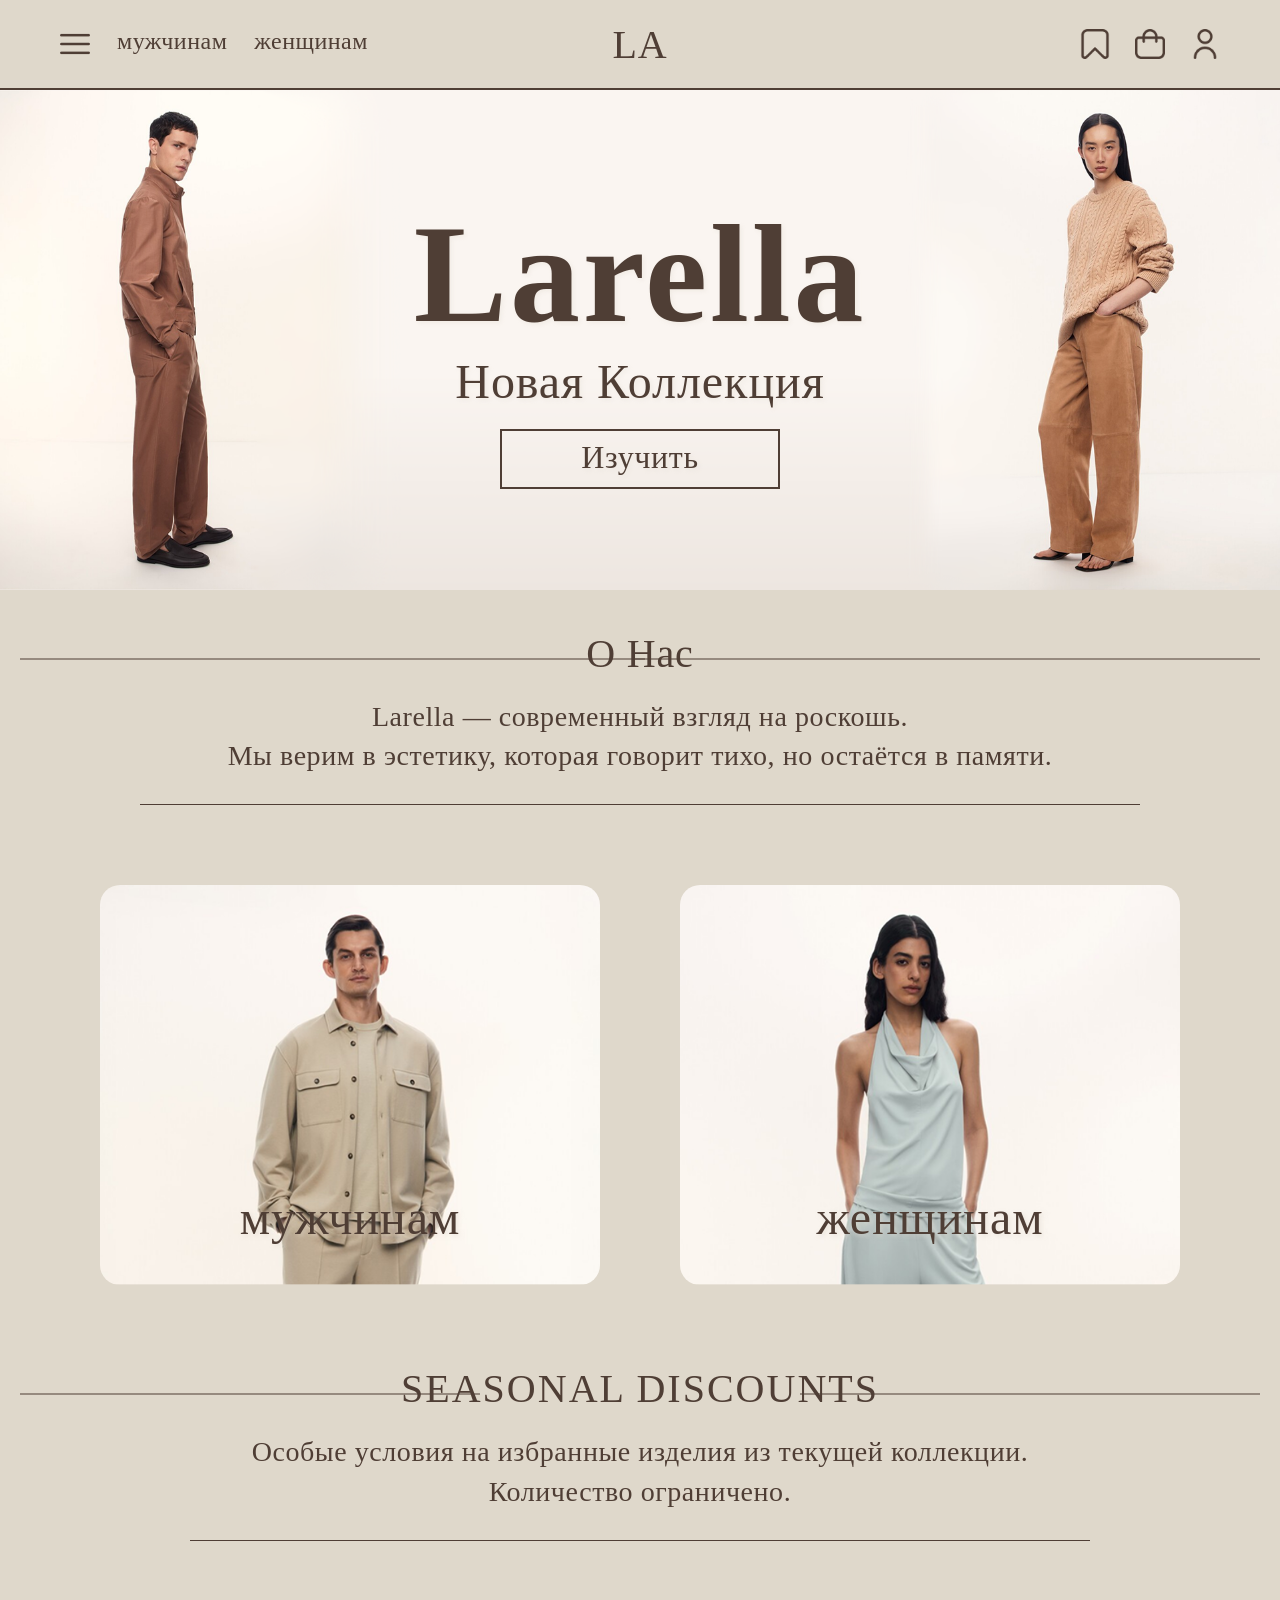
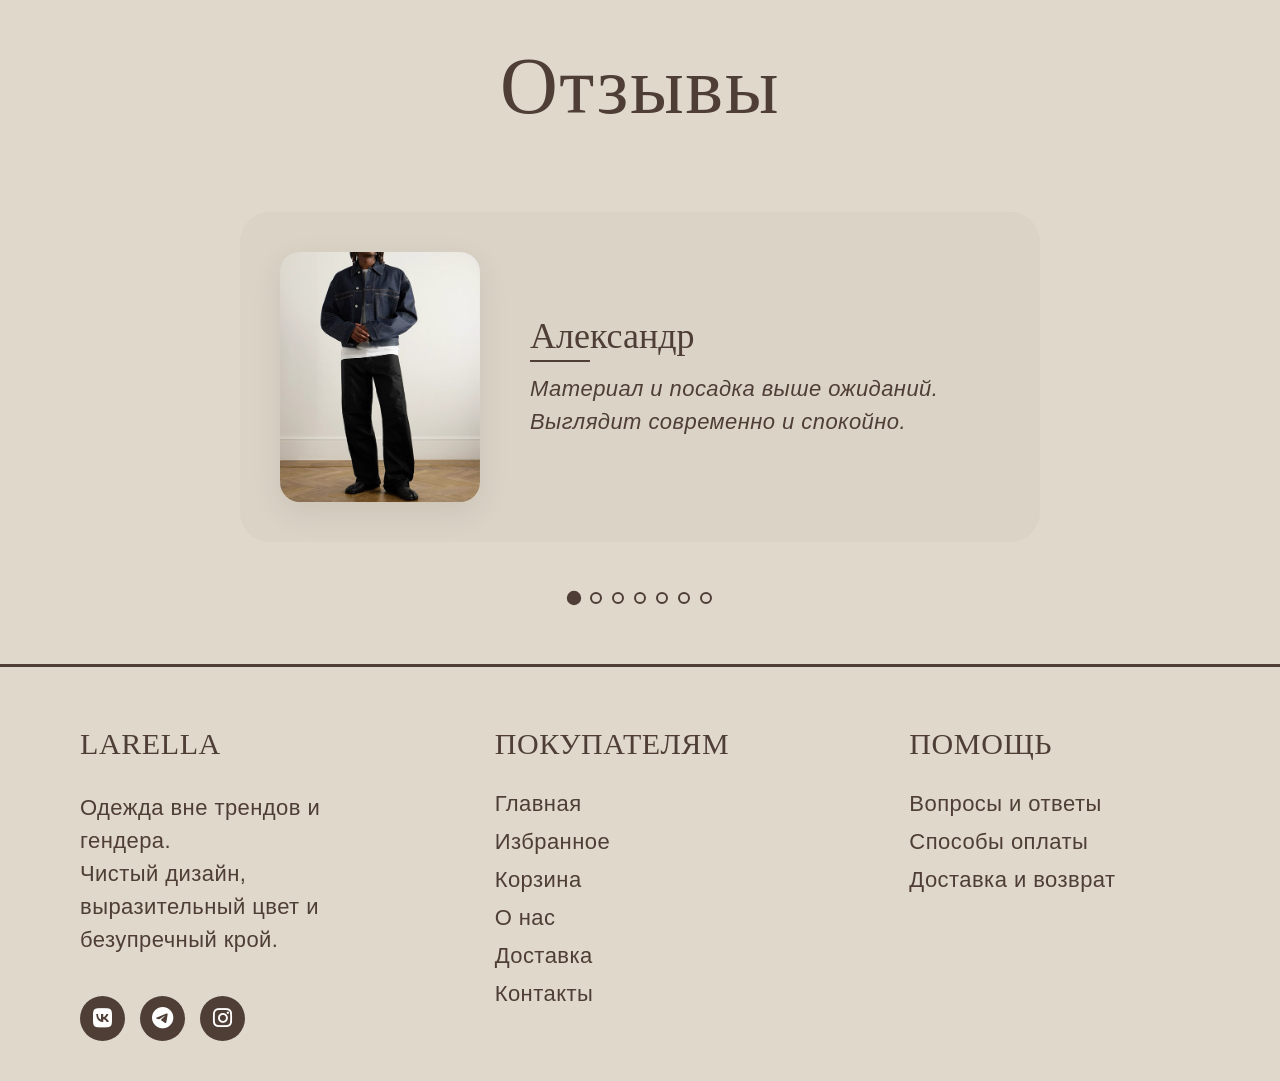
<file: index.html>
<!doctype html>
<html lang="ru">
  <head>
    <meta charset="UTF-8" />
    <meta name="viewport" content="width=device-width, initial-scale=1.0" />
    <title>Larella</title>
    <link rel="stylesheet" href="styles\global-style.css" />
    <link rel="stylesheet" href="styles\index-style.css" />
    <link
      rel="stylesheet"
      href="https://cdnjs.cloudflare.com/ajax/libs/font-awesome/6.4.0/css/all.min.css"
    />
  </head>

  <body>
    <div class="burger-overlay"></div>
    <div class="burger-menu">
      <div class="burger-header">
        <div class="burger-logo">LA</div>
        <div class="burger-close">
          <i class="fas fa-times"></i>
        </div>
      </div>

      <div class="burger-content">
        <div class="burger-section">
          <div class="section-header">
            <span>Раздел</span>
            <img
              src="images/close.png"
              alt="Закрыть"
              class="section-close-icon"
            />
          </div>
          <div class="section-content">
            <a href="catalog-man.html">Мужчинам</a>
            <a href="catalog-wom.html">Женщинам</a>
          </div>
        </div>

        <div class="burger-section">
          <a href="delivery.html" class="section-header">
            <span>Доставка</span>
          </a>
        </div>

        <div class="burger-section">
          <a href="about.html" class="section-header">
            <span>О нас</span>
          </a>
        </div>

        <div class="burger-section">
          <a href="contacts.html" class="section-header">
            <span>Контакты</span>
          </a>
        </div>

        <div class="burger-section">
          <a href="admin.html" class="section-header">
            <span>Админ-панель</span>
          </a>
        </div>
      </div>
    </div>

    <header class="header">
      <div class="menu-icon" id="menuToggle">
        <img src="images/menu.png" alt="Меню" class="menu-icon-img" />
      </div>
      <nav class="nav-links">
        <a href="catalog-man.html">Мужчинам</a>
        <a href="catalog-wom.html">Женщинам</a>
      </nav>
      <div class="logo">LA</div>
      <div class="header-icons">
        <div class="icon-favorite">
          <a href="favorites.html">
            <img src="images/izbrannoe.png" alt="Избранное" class="icon-img" />
          </a>
        </div>
        <div class="icon-bag">
          <a href="cart.html">
            <img src="images/bag.png" alt="Корзина" class="icon-img" />
          </a>
        </div>
        <div class="icon-cabinet">
          <a href="account.html"
            ><img
              src="images/cabinet.png"
              alt="Личный кабинет"
              class="icon-img"
          /></a>
        </div>
      </div>
    </header>

    <section class="hero">
      <img src="images/hero-bg.png" alt="фон-главная" class="hero-bg" />
      <div class="hero-content">
        <h1>Larella</h1>
        <p class="hero-subtitle">Новая коллекция</p>
        <div class="hero-rectangle"></div>
        <a href="#catal" class="hero-button">Изучить</a>
      </div>
    </section>

    <section class="about">
      <h2>О нас</h2>
      <i id="catal"></i>
      <p>
        Larella — современный взгляд на роскошь.<br />Мы верим в эстетику,
        которая говорит тихо, но остаётся в памяти.
      </p>
    </section>

    <section class="products">
      <div class="product-card">
        <a href="catalog-man.html"
          ><img
            src="images/man-cat.png"
            alt="Мужская коллекция"
            class="product-image"
          />
          <span class="product-label">мужчинам</span></a
        >
      </div>
      <div class="product-card">
        <a href="catalog-wom.html"
          ><img
            src="images/wom-cat.png"
            alt="Женская коллекция"
            class="product-image"
          />
          <span class="product-label">женщинам</span></a
        >
      </div>
    </section>

    <section class="discounts">
      <h2>Seasonal Discounts</h2>
      <p>
        Особые условия на избранные изделия из текущей коллекции.<br />Количество
        ограничено.
      </p>
    </section>

    <section class="reviews">
      <h2>Отзывы</h2>

      <div class="slider-container">
        <div class="slider-track">
          <div class="review-slide">
            <div class="review-slide-content">
              <img
                src="images/alex.png"
                alt="Александр"
                class="review-slide-image"
              />
              <div class="review-slide-text">
                <h3>Александр</h3>
                <p>
                  Материал и посадка выше ожиданий. Выглядит современно и
                  спокойно.
                </p>
              </div>
            </div>
          </div>

          <div class="review-slide">
            <div class="review-slide-content">
              <img
                src="images/anna.png"
                alt="Анна"
                class="review-slide-image"
              />
              <div class="review-slide-text">
                <h3>Анна</h3>
                <p>
                  Очень точный крой и красивый цвет — вещь выглядит дорого и
                  носится легко.
                </p>
              </div>
            </div>
          </div>

          <div class="review-slide">
            <div class="review-slide-content">
              <img
                src="images/ilya.png"
                alt="Илья"
                class="review-slide-image"
              />
              <div class="review-slide-text">
                <h3>Илья</h3>
                <p>
                  Хорошо продуманная коллекция, всё сочетается между собой. Это
                  редкость.
                </p>
              </div>
            </div>
          </div>

          <div class="review-slide">
            <div class="review-slide-content">
              <img
                src="images/polina.png"
                alt="Полина"
                class="review-slide-image"
              />
              <div class="review-slide-text">
                <h3>Полина</h3>
                <p>Тихая роскошь без лишнего шума. Именно то, что я искала.</p>
              </div>
            </div>
          </div>

          <div class="review-slide">
            <div class="review-slide-content">
              <img
                src="images/daria.png"
                alt="Дарья"
                class="review-slide-image"
              />
              <div class="review-slide-text">
                <h3>Дарья</h3>
                <p>
                  Одежда, которая не спорит с тобой, а подчёркивает. Очень
                  приятные детали.
                </p>
              </div>
            </div>
          </div>

          <div class="review-slide">
            <div class="review-slide-content">
              <img
                src="images/katya.png"
                alt="Екатерина"
                class="review-slide-image"
              />
              <div class="review-slide-text">
                <h3>Екатерина</h3>
                <p>
                  Минимализм, в котором есть характер. Хочется возвращаться к
                  этим вещам снова.
                </p>
              </div>
            </div>
          </div>

          <div class="review-slide">
            <div class="review-slide-content">
              <img
                src="images/michail.png"
                alt="Михаил"
                class="review-slide-image"
              />
              <div class="review-slide-text">
                <h3>Михаил</h3>
                <p>
                  Редко встречаю одежду, где так хорошо сидит пиджак без
                  доработок. Качество чувствуется сразу.
                </p>
              </div>
            </div>
          </div>
        </div>

        <button class="slider-prev"><i class="fas fa-chevron-left"></i></button>
        <button class="slider-next">
          <i class="fas fa-chevron-right"></i>
        </button>
      </div>

      <div class="slider-dots">
        <span class="dot active" data-index="0"></span>
        <span class="dot" data-index="1"></span>
        <span class="dot" data-index="2"></span>
        <span class="dot" data-index="3"></span>
        <span class="dot" data-index="4"></span>
        <span class="dot" data-index="5"></span>
        <span class="dot" data-index="6"></span>
      </div>
    </section>

    <div class="thick-divider"></div>

    <footer class="footer">
      <div class="footer-column brand">
        <h3>LARELLA</h3>
        <p class="brand-description">
          Одежда вне трендов и гендера.<br />Чистый дизайн, выразительный цвет и
          безупречный крой.
        </p>
        <div class="social-icons">
          <a href="#" class="social-circle"><i class="fab fa-vk"></i></a>
          <a href="#" class="social-circle"
            ><i class="fab fa-telegram-plane"></i
          ></a>
          <a href="#" class="social-circle"><i class="fab fa-instagram"></i></a>
        </div>
      </div>

      <div class="footer-column">
        <h3>Покупателям</h3>
        <ul>
          <li><a href="index.html">Главная</a></li>
          <li><a href="favorites.html">Избранное</a></li>
          <li><a href="cart.html">Корзина</a></li>
          <li><a href="about.html">О нас</a></li>
          <li><a href="delivery.html">Доставка</a></li>
          <li><a href="contacts.html">Контакты</a></li>
        </ul>
      </div>

      <div class="footer-column">
        <h3>Помощь</h3>
        <ul>
          <li>
            <a href="./contacts.html"> Вопросы и ответы </a>
          </li>
          <li>
            <a href="./delivery.html"> Способы оплаты </a>
          </li>
          <li>
            <a href="./delivery.html"> Доставка и возврат </a>
          </li>
        </ul>
      </div>
    </footer>

    <!-- В конце файла, перед закрывающим тегом </body> -->
    <script src="./scripts/slader.js"></script>
    <script src="./scripts/products-data.js"></script>
    <script src="./scripts/cart.js"></script>
    <script src="./scripts/favorites.js"></script>
    <script src="./scripts/script.js"></script>
  </body>
</html>
</file>
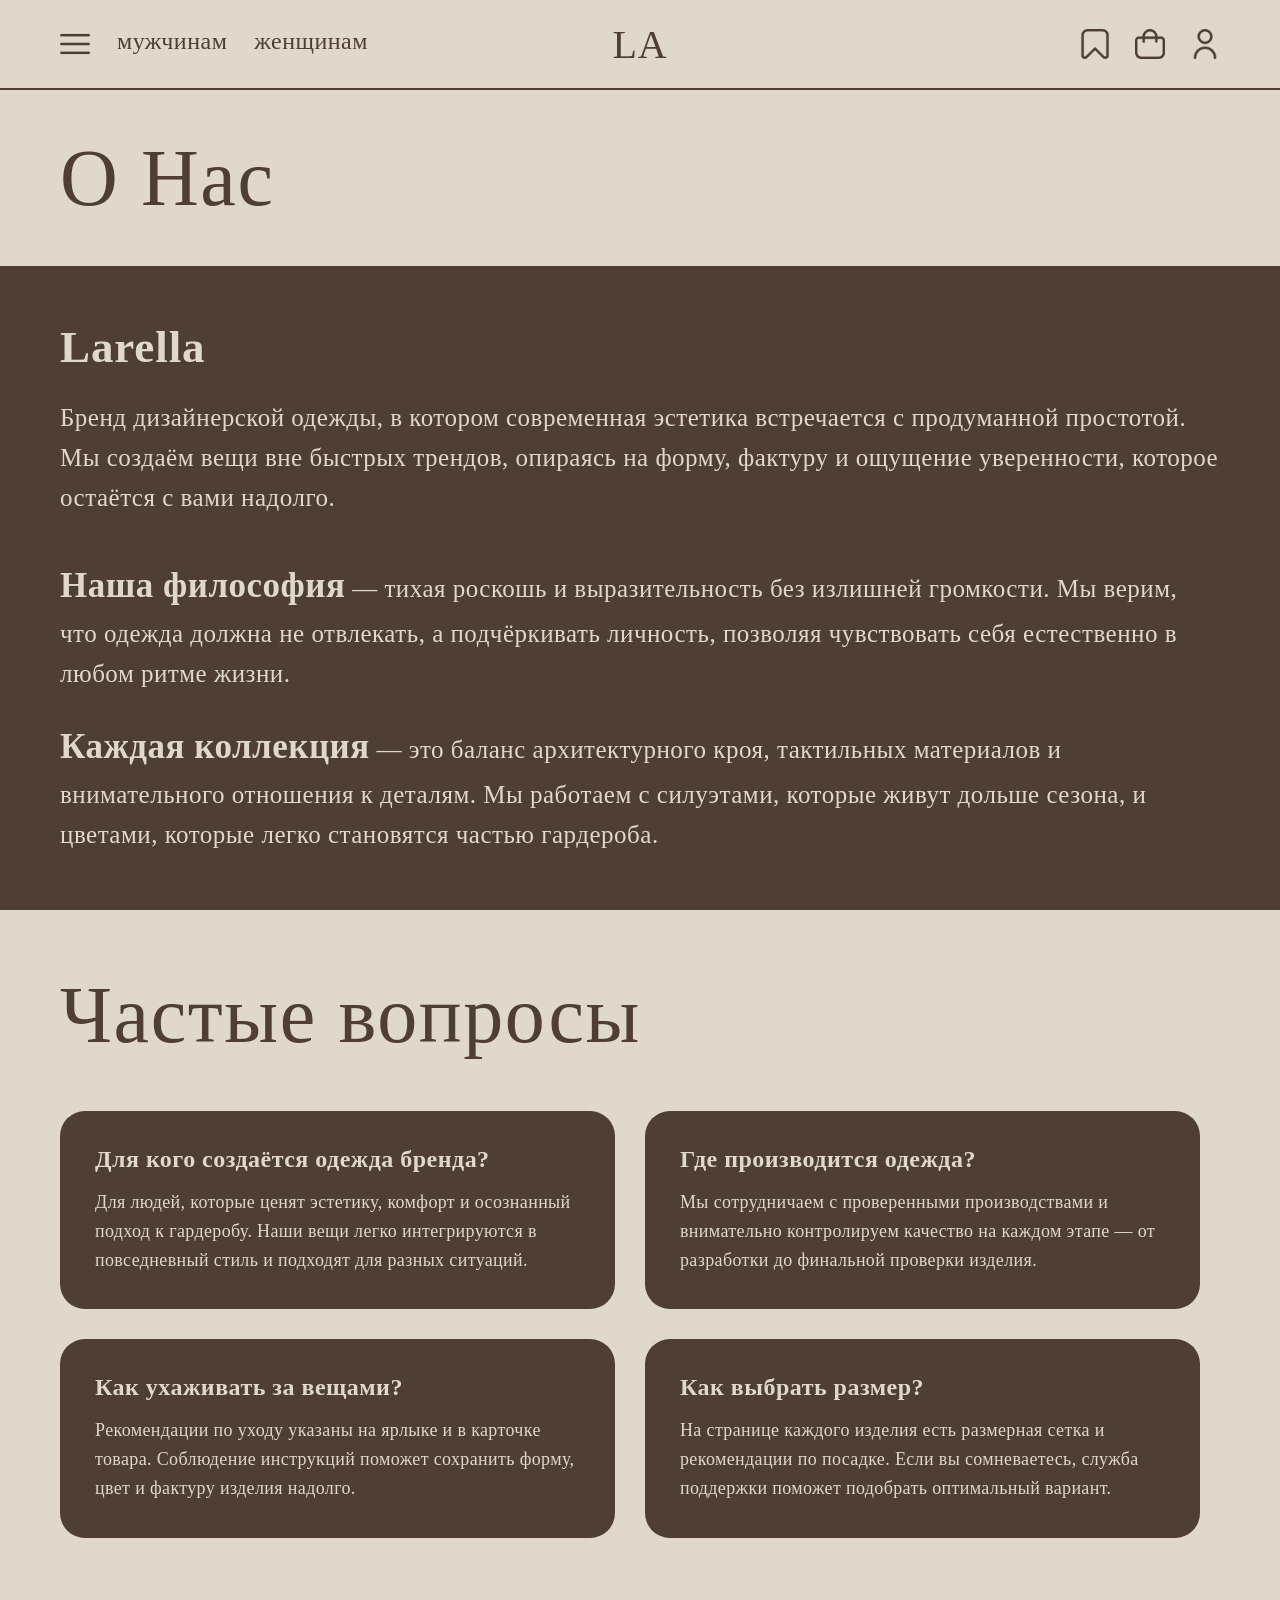
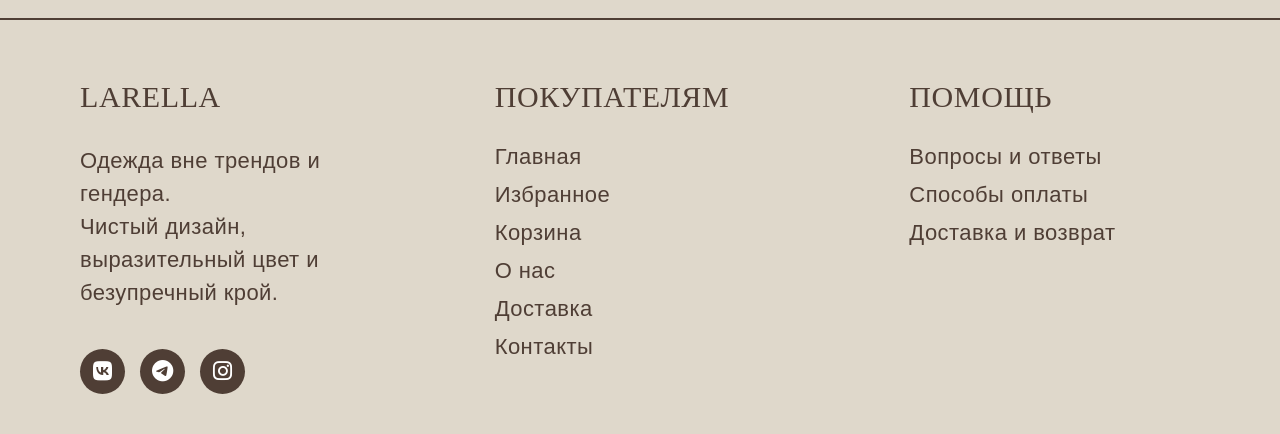
<file: about.html>
<!doctype html>
<html lang="ru">
  <head>
    <meta charset="UTF-8" />
    <meta name="viewport" content="width=device-width, initial-scale=1.0" />
    <title>Larella - О нас</title>
    <link rel="stylesheet" href="styles/global-style.css" />
    <link rel="stylesheet" href="styles/about-style.css" />
    <link
      rel="stylesheet"
      href="https://cdnjs.cloudflare.com/ajax/libs/font-awesome/6.4.0/css/all.min.css"
    />
  </head>

  <body>
    <!-- Бургер меню -->
    <div class="burger-overlay"></div>
    <div class="burger-menu">
      <div class="burger-header">
        <div class="burger-logo">LA</div>
        <div class="burger-close">
          <i class="fas fa-times"></i>
        </div>
      </div>

      <div class="burger-content">
        <div class="burger-section">
          <div class="section-header">
            <span>Раздел</span>
            <img
              src="images/close.png"
              alt="Закрыть"
              class="section-close-icon"
            />
          </div>
          <div class="section-content">
            <a href="catalog-man.html">Мужчинам</a>
            <a href="catalog-wom.html">Женщинам</a>
          </div>
        </div>

        <div class="burger-section">
          <a href="delivery.html" class="section-header">
            <span>Доставка</span>
          </a>
        </div>

        <div class="burger-section">
          <a href="about.html" class="section-header">
            <span>О нас</span>
          </a>
        </div>

        <div class="burger-section">
          <a href="contacts.html" class="section-header">
            <span>Контакты</span>
          </a>
        </div>

        <div class="burger-section">
          <a href="admin.html" class="section-header">
            <span>Админ-панель</span>
          </a>
        </div>
      </div>
    </div>

    <!-- Навигация -->
    <header class="header">
      <div class="menu-icon" id="menuToggle">
        <img src="images/menu.png" alt="Меню" class="menu-icon-img" />
      </div>
      <nav class="nav-links">
        <a href="catalog-man.html">Мужчинам</a>
        <a href="catalog-wom.html">Женщинам</a>
      </nav>
      <div class="logo">LA</div>
      <div class="header-icons">
        <div class="icon-favorite">
          <a href="favorites.html">
            <img src="images/izbrannoe.png" alt="Избранное" class="icon-img" />
          </a>
        </div>
        <div class="icon-bag">
          <a href="cart.html">
            <img src="images/bag.png" alt="Корзина" class="icon-img" />
          </a>
        </div>
        <div class="icon-cabinet">
          <a href="account.html"
            ><img
              src="images/cabinet.png"
              alt="Личный кабинет"
              class="icon-img"
          /></a>
        </div>
      </div>
    </header>

    <section class="about-header">
      <h1>О Нас</h1>
    </section>

    <section class="about-content-section">
      <div class="about-content-wrapper">
        <h2>Larella</h2>
        <p class="about-description">
          Бренд дизайнерской одежды, в котором современная эстетика встречается
          с продуманной простотой. Мы создаём вещи вне быстрых трендов, опираясь
          на форму, фактуру и ощущение уверенности, которое остаётся с вами
          надолго.
        </p>

        <p class="philosophy-text">
          <span>Наша философия</span> — тихая роскошь и выразительность без
          излишней громкости. Мы верим, что одежда должна не отвлекать, а
          подчёркивать личность, позволяя чувствовать себя естественно в любом
          ритме жизни.
        </p>

        <p class="philosophy-text">
          <span>Каждая коллекция</span> — это баланс архитектурного кроя,
          тактильных материалов и внимательного отношения к деталям. Мы работаем
          с силуэтами, которые живут дольше сезона, и цветами, которые легко
          становятся частью гардероба.
        </p>
      </div>
    </section>

    <section class="faq-section">
      <h2>Частые вопросы</h2>

      <div class="faq-list">
        <div class="faq-item">
          <h3>Для кого создаётся одежда бренда?</h3>
          <p>
            Для людей, которые ценят эстетику, комфорт и осознанный подход к
            гардеробу. Наши вещи легко интегрируются в повседневный стиль и
            подходят для разных ситуаций.
          </p>
        </div>

        <div class="faq-item">
          <h3>Где производится одежда?</h3>
          <p>
            Мы сотрудничаем с проверенными производствами и внимательно
            контролируем качество на каждом этапе — от разработки до финальной
            проверки изделия.
          </p>
        </div>

        <div class="faq-item">
          <h3>Как ухаживать за вещами?</h3>
          <p>
            Рекомендации по уходу указаны на ярлыке и в карточке товара.
            Соблюдение инструкций поможет сохранить форму, цвет и фактуру
            изделия надолго.
          </p>
        </div>

        <div class="faq-item">
          <h3>Как выбрать размер?</h3>
          <p>
            На странице каждого изделия есть размерная сетка и рекомендации по
            посадке. Если вы сомневаетесь, служба поддержки поможет подобрать
            оптимальный вариант.
          </p>
        </div>
      </div>
    </section>

    <footer class="footer">
      <div class="footer-column brand">
        <h3>LARELLA</h3>
        <p class="brand-description">
          Одежда вне трендов и гендера.<br />Чистый дизайн, выразительный цвет и
          безупречный крой.
        </p>
        <div class="social-icons">
          <a href="#" class="social-circle"><i class="fab fa-vk"></i></a>
          <a href="#" class="social-circle"
            ><i class="fab fa-telegram-plane"></i
          ></a>
          <a href="#" class="social-circle"><i class="fab fa-instagram"></i></a>
        </div>
      </div>

      <div class="footer-column">
        <h3>Покупателям</h3>
        <ul>
          <li><a href="index.html">Главная</a></li>
          <li><a href="favorites.html">Избранное</a></li>
          <li><a href="cart.html">Корзина</a></li>
          <li><a href="about.html">О нас</a></li>
          <li><a href="delivery.html">Доставка</a></li>
          <li><a href="contacts.html">Контакты</a></li>
        </ul>
      </div>

      <div class="footer-column">
        <h3>Помощь</h3>
        <ul>
          <li>
            <a href="./contacts.html"> Вопросы и ответы </a>
          </li>
          <li>
            <a href="./delivery.html"> Способы оплаты </a>
          </li>
          <li>
            <a href="./delivery.html"> Доставка и возврат </a>
          </li>
        </ul>
      </div>
    </footer>

    <!-- В конце файла, перед закрывающим тегом </body> -->
    <script src="./scripts/script.js"></script>
  </body>
</html>
</file>
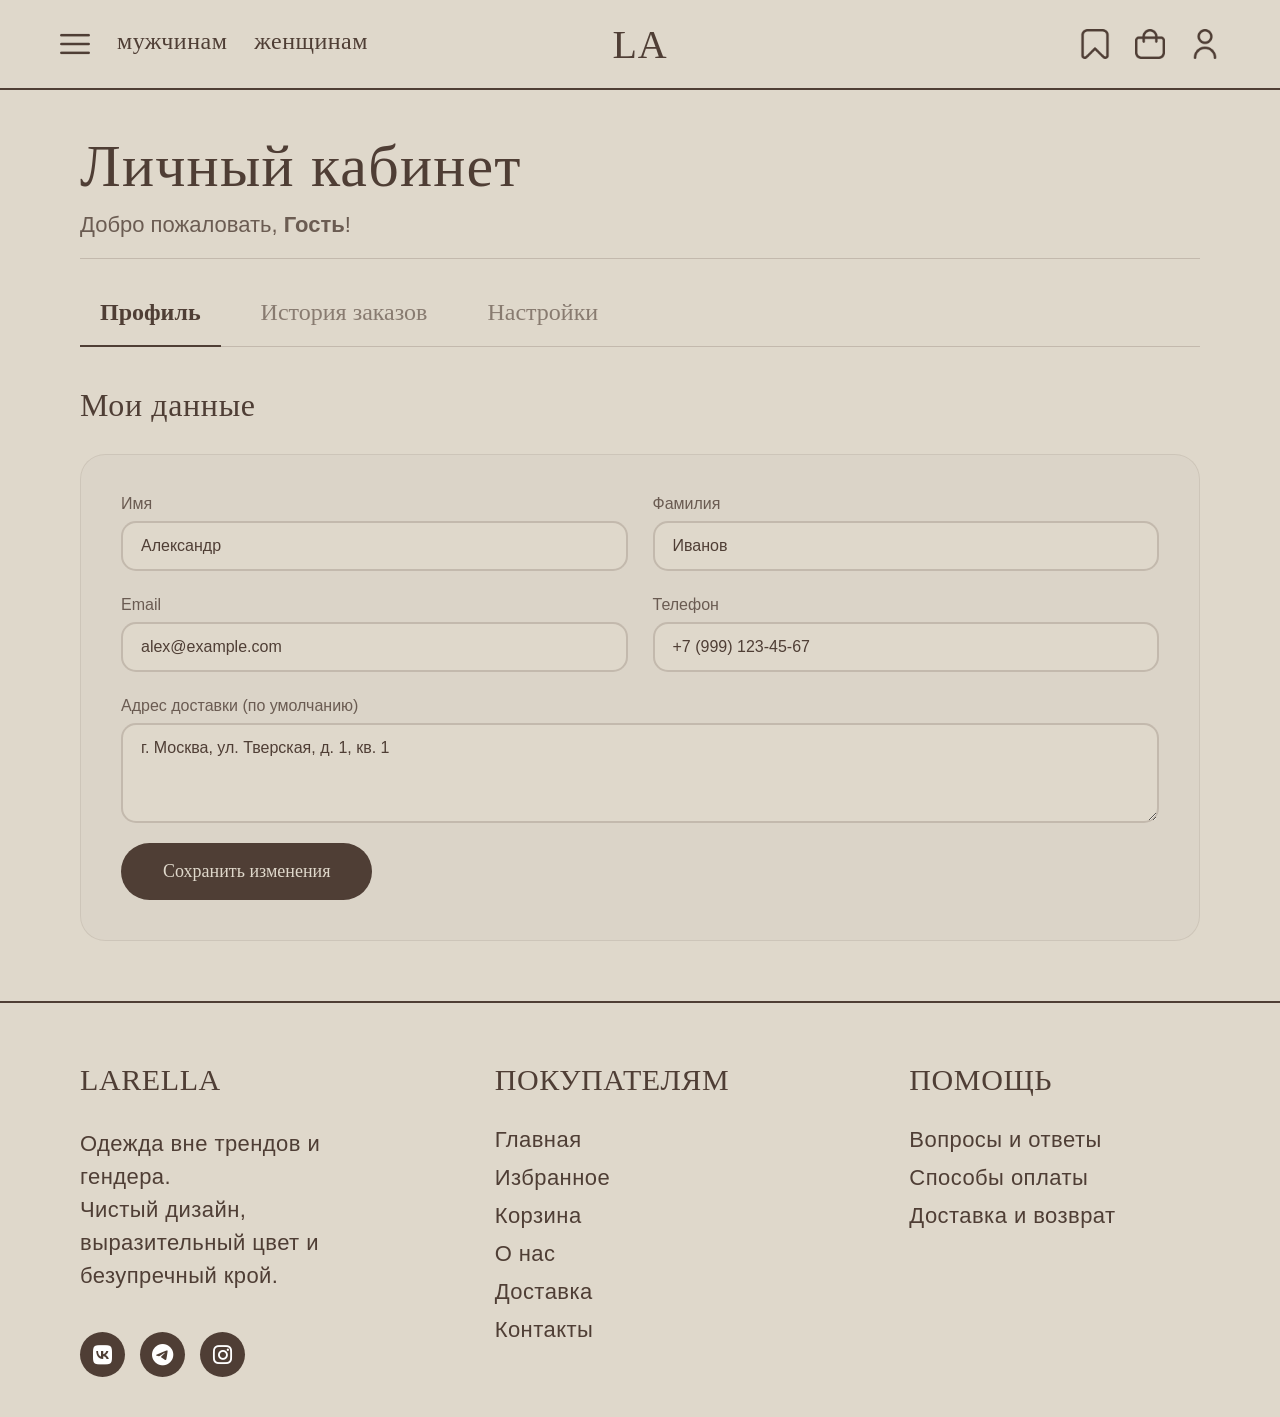
<file: account.html>
<!doctype html>
<html lang="ru">
  <head>
    <meta charset="UTF-8" />
    <meta name="viewport" content="width=device-width, initial-scale=1.0" />
    <title>Larella - Личный кабинет</title>
    <link rel="stylesheet" href="styles/global-style.css" />
    <link rel="stylesheet" href="styles/account-style.css" />
    <link
      rel="stylesheet"
      href="https://cdnjs.cloudflare.com/ajax/libs/font-awesome/6.4.0/css/all.min.css"
    />
  </head>
  <body>
    <!-- Бургер меню -->
    <div class="burger-overlay"></div>
    <div class="burger-menu">
      <div class="burger-header">
        <div class="burger-logo">LA</div>
        <div class="burger-close">
          <i class="fas fa-times"></i>
        </div>
      </div>
      <div class="burger-content">
        <div class="burger-section">
          <div class="section-header">
            <span>Раздел</span>
            <img
              src="images/close.png"
              alt="Закрыть"
              class="section-close-icon"
            />
          </div>
          <div class="section-content">
            <a href="catalog-man.html">Мужчинам</a>
            <a href="catalog-wom.html">Женщинам</a>
          </div>
        </div>
        <div class="burger-section">
          <a href="delivery.html" class="section-header">
            <span>Доставка</span>
          </a>
        </div>
        <div class="burger-section">
          <a href="about.html" class="section-header">
            <span>О нас</span>
          </a>
        </div>
        <div class="burger-section">
          <a href="contacts.html" class="section-header">
            <span>Контакты</span>
          </a>
        </div>

<div class="burger-section">
          <a href="admin.html" class="section-header">
            <span>Админ-панель</span>
          </a>
        </div>
      </div>
    </div>

    <!-- Навигация -->
    <header class="header">
      <div class="menu-icon" id="menuToggle">
        <img src="images/menu.png" alt="Меню" class="menu-icon-img" />
      </div>
      <nav class="nav-links">
        <a href="catalog-man.html">Мужчинам</a>
        <a href="catalog-wom.html">Женщинам</a>
      </nav>
      <div class="logo">LA</div>
      <div class="header-icons">
        <div class="icon-favorite">
          <a href="favorites.html">
            <img src="images/izbrannoe.png" alt="Избранное" class="icon-img" />
          </a>
        </div>
        <div class="icon-bag">
          <a href="cart.html">
            <img src="images/bag.png" alt="Корзина" class="icon-img" />
          </a>
        </div>
        <div class="icon-cabinet">
          <!-- Ссылка на текущую страницу -->
          <a href="account.html">
            <img
              src="images/cabinet.png"
              alt="Личный кабинет"
              class="icon-img"
            />
          </a>
        </div>
      </div>
    </header>

    <!-- Основной контент -->
    <main class="account-page">
      <!-- Заголовок страницы -->
      <section class="account-header">
        <h1>Личный кабинет</h1>
        <p class="welcome-message">
          Добро пожаловать, <span id="userNameDisplay">Гость</span>!
        </p>
      </section>

      <!-- Блок с вкладками -->
      <section class="account-tabs">
        <button class="tab-button active" data-tab="profile">Профиль</button>
        <button class="tab-button" data-tab="orders">История заказов</button>
        <button class="tab-button" data-tab="settings">Настройки</button>
      </section>

      <!-- Содержимое вкладок -->
      <section class="account-content">
        <!-- Вкладка ПРОФИЛЬ -->
        <div class="tab-pane active" id="profile-tab">
          <div class="profile-info">
            <h2>Мои данные</h2>
            <form id="profileForm" class="profile-form">
              <div class="form-row">
                <div class="form-group">
                  <label for="profileName">Имя</label>
                  <input
                    type="text"
                    id="profileName"
                    name="name"
                    placeholder="Александр"
                    value="Александр"
                  />
                </div>
                <div class="form-group">
                  <label for="profileLastName">Фамилия</label>
                  <input
                    type="text"
                    id="profileLastName"
                    name="lastname"
                    placeholder="Иванов"
                    value="Иванов"
                  />
                </div>
              </div>
              <div class="form-row">
                <div class="form-group">
                  <label for="profileEmail">Email</label>
                  <input
                    type="email"
                    id="profileEmail"
                    name="email"
                    placeholder="alex@example.com"
                    value="alex@example.com"
                  />
                </div>
                <div class="form-group">
                  <label for="profilePhone">Телефон</label>
                  <input
                    type="tel"
                    id="profilePhone"
                    name="phone"
                    placeholder="+7 (999) 999-99-99"
                    value="+7 (999) 123-45-67"
                  />
                </div>
              </div>
              <div class="form-group full-width">
                <label for="profileAddress"
                  >Адрес доставки (по умолчанию)</label
                >
                <textarea
                  id="profileAddress"
                  name="address"
                  placeholder="г. Москва, ул. Тверская, д. 1, кв. 1"
                >
г. Москва, ул. Тверская, д. 1, кв. 1</textarea
                >
              </div>
              <button type="submit" class="account-btn">
                Сохранить изменения
              </button>
            </form>
          </div>
        </div>

        <!-- Вкладка ИСТОРИЯ ЗАКАЗОВ -->
        <div class="tab-pane" id="orders-tab">
          <h2>История заказов</h2>
          <div class="orders-list">
            <!-- Пример одного заказа -->
            <div class="order-item">
              <div class="order-header">
                <span class="order-number">Заказ № 2024-05</span>
                <span class="order-date">12 мая 2024</span>
                <span class="order-status delivered">Доставлен</span>
              </div>
              <div class="order-products">
                <div class="order-product">
                  <img
                    src="images/m1.png"
                    alt="Товар"
                    class="order-product-image"
                  />
                  <div class="order-product-info">
                    <p class="order-product-name">Худи Stratum</p>
                    <p class="order-product-price">12 000 ₽</p>
                  </div>
                </div>
                <div class="order-product">
                  <img
                    src="images/m3.png"
                    alt="Товар"
                    class="order-product-image"
                  />
                  <div class="order-product-info">
                    <p class="order-product-name">Брюки Stratum</p>
                    <p class="order-product-price">19 000 ₽</p>
                  </div>
                </div>
              </div>
              <div class="order-footer">
                <span class="order-total"
                  >Итого: <span class="total-price">31 000 ₽</span></span
                >
                <!-- Кнопку повтора можно добавить позже -->
              </div>
            </div>

            <div class="order-item">
              <div class="order-header">
                <span class="order-number">Заказ № 2024-03</span>
                <span class="order-date">3 марта 2024</span>
                <span class="order-status delivered">Доставлен</span>
              </div>
              <div class="order-products">
                <div class="order-product">
                  <img
                    src="images/w1.png"
                    alt="Товар"
                    class="order-product-image"
                  />
                  <div class="order-product-info">
                    <p class="order-product-name">Платье с драпировкой</p>
                    <p class="order-product-price">17 000 ₽</p>
                  </div>
                </div>
              </div>
              <div class="order-footer">
                <span class="order-total"
                  >Итого: <span class="total-price">17 000 ₽</span></span
                >
              </div>
            </div>
          </div>
        </div>

        <!-- Вкладка НАСТРОЙКИ -->
        <div class="tab-pane" id="settings-tab">
          <h2>Настройки аккаунта</h2>
          <form id="settingsForm" class="settings-form">
            <h3>Изменить пароль</h3>
            <div class="form-group">
              <label for="currentPassword">Текущий пароль</label>
              <input
                type="password"
                id="currentPassword"
                name="currentPassword"
                placeholder="Введите текущий пароль"
              />
            </div>
            <div class="form-group">
              <label for="newPassword">Новый пароль</label>
              <input
                type="password"
                id="newPassword"
                name="newPassword"
                placeholder="Введите новый пароль"
              />
            </div>
            <div class="form-group">
              <label for="confirmPassword">Подтверждение пароля</label>
              <input
                type="password"
                id="confirmPassword"
                name="confirmPassword"
                placeholder="Подтвердите новый пароль"
              />
            </div>
            <button type="submit" class="account-btn">Обновить пароль</button>
          </form>
        </div>
      </section>
    </main>

    <!-- Футер -->
    <footer class="footer">
      <div class="footer-column brand">
        <h3>LARELLA</h3>
        <p class="brand-description">
          Одежда вне трендов и гендера.<br />Чистый дизайн, выразительный цвет и
          безупречный крой.
        </p>
        <div class="social-icons">
          <a href="#" class="social-circle"><i class="fab fa-vk"></i></a>
          <a href="#" class="social-circle"
            ><i class="fab fa-telegram-plane"></i
          ></a>
          <a href="#" class="social-circle"><i class="fab fa-instagram"></i></a>
        </div>
      </div>
      <div class="footer-column">
        <h3>Покупателям</h3>
        <ul>
          <li><a href="index.html">Главная</a></li>
          <li><a href="favorites.html">Избранное</a></li>
          <li><a href="cart.html">Корзина</a></li>
          <li><a href="about.html">О нас</a></li>
          <li><a href="delivery.html">Доставка</a></li>
          <li><a href="contacts.html">Контакты</a></li>
        </ul>
      </div>
      <div class="footer-column">
        <h3>Помощь</h3>
        <ul>
          <li>
            <a href="./contacts.html"> Вопросы и ответы </a>
          </li>
          <li>
            <a href="./delivery.html"> Способы оплаты </a>
          </li>
          <li>
            <a href="./delivery.html"> Доставка и возврат </a>
          </li>
        </ul>
      </div>
    </footer>

    <!-- Скрипты -->
    <script src="./scripts/products-data.js"></script>
    <script src="./scripts/cart.js"></script>
    <script src="./scripts/favorites.js"></script>
    <script src="./scripts/script.js"></script>
    <script src="./scripts/account.js"></script>
  </body>
</html>
</file>
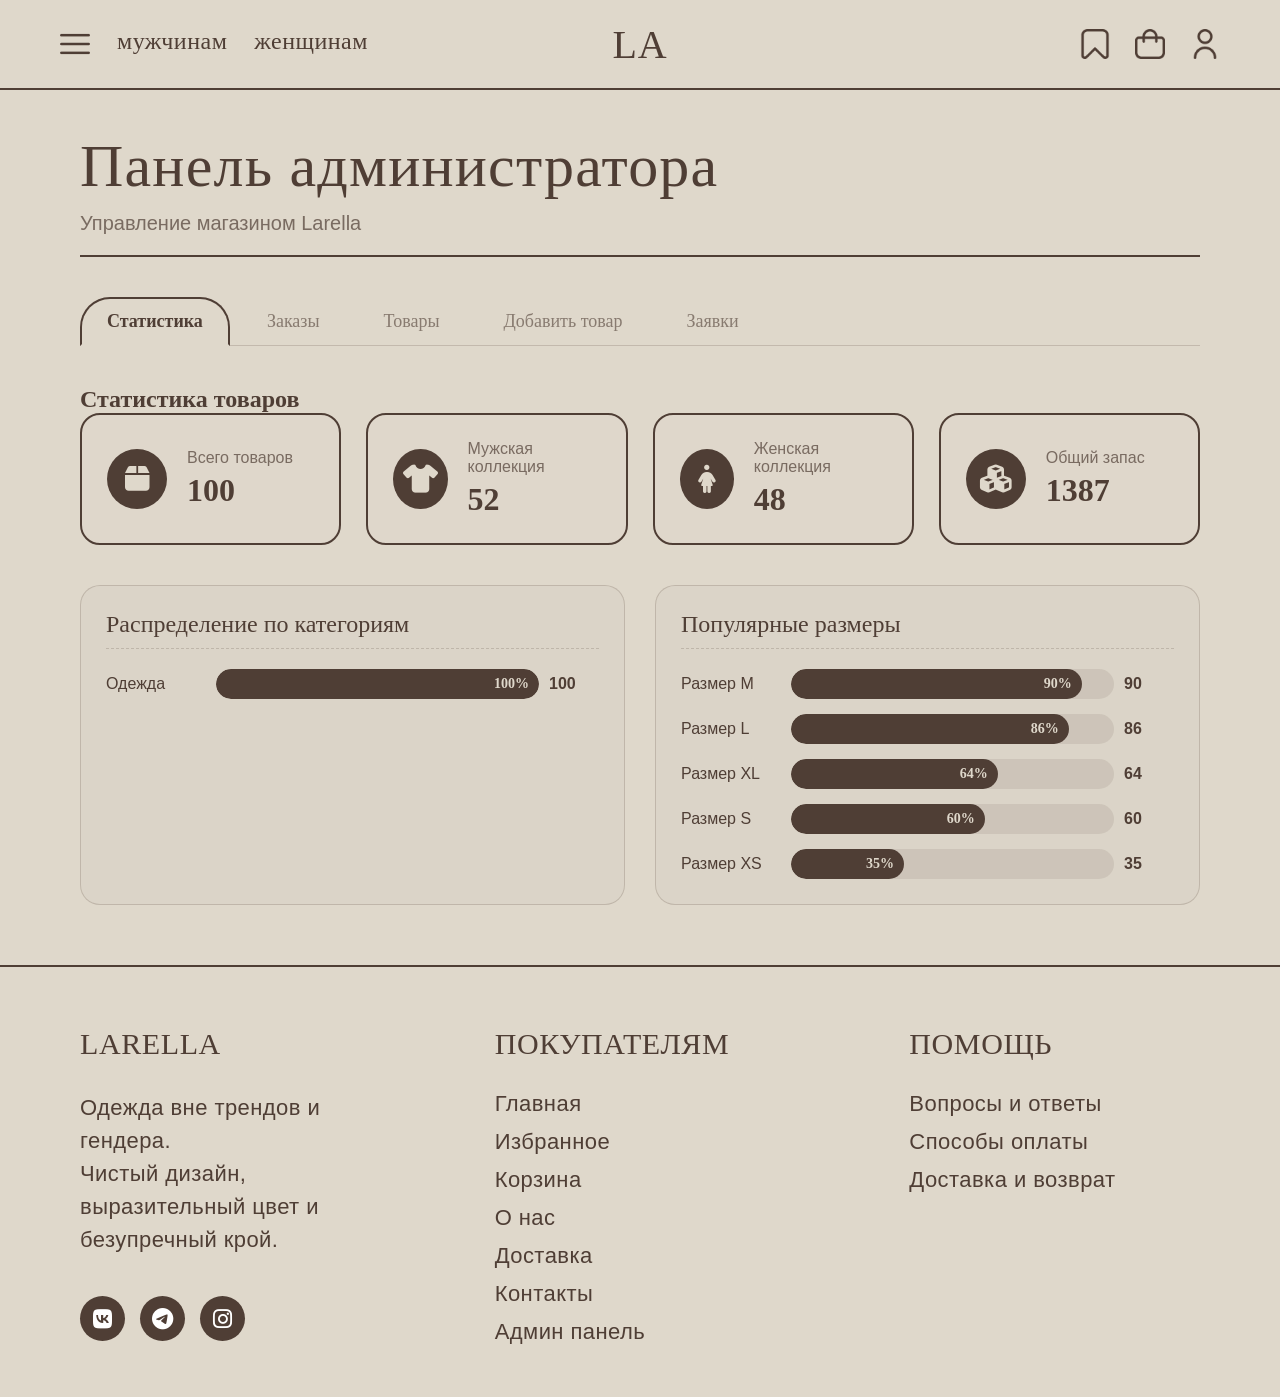
<file: admin.html>
<!doctype html>
<html lang="ru">
  <head>
    <meta charset="UTF-8" />
    <meta name="viewport" content="width=device-width, initial-scale=1.0" />
    <title>Larella - Панель администратора</title>
    <link rel="stylesheet" href="styles/global-style.css" />
    <link rel="stylesheet" href="styles/admin-style.css" />
    <link
      rel="stylesheet"
      href="https://cdnjs.cloudflare.com/ajax/libs/font-awesome/6.4.0/css/all.min.css"
    />
  </head>
  <body>
    <!-- Бургер меню с новой ссылкой на админку -->
    <div class="burger-overlay"></div>
    <div class="burger-menu">
      <div class="burger-header">
        <div class="burger-logo">LA</div>
        <div class="burger-close">
          <i class="fas fa-times"></i>
        </div>
      </div>
      <div class="burger-content">
        <div class="burger-section">
          <div class="section-header">
            <span>Раздел</span>
            <img
              src="images/close.png"
              alt="Закрыть"
              class="section-close-icon"
            />
          </div>
          <div class="section-content">
            <a href="catalog-man.html">Мужчинам</a>
            <a href="catalog-wom.html">Женщинам</a>
          </div>
        </div>
        <div class="burger-section">
          <a href="delivery.html" class="section-header">
            <span>Доставка</span>
          </a>
        </div>
        <div class="burger-section">
          <a href="about.html" class="section-header">
            <span>О нас</span>
          </a>
        </div>
        <div class="burger-section">
          <a href="contacts.html" class="section-header">
            <span>Контакты</span>
          </a>
        </div>

        <div class="burger-section">
          <a href="admin.html" class="section-header">
            <span>Админ-панель</span>
          </a>
        </div>
      </div>
    </div>

    <!-- Навигация -->
    <header class="header">
      <div class="menu-icon" id="menuToggle">
        <img src="images/menu.png" alt="Меню" class="menu-icon-img" />
      </div>
      <nav class="nav-links">
        <a href="catalog-man.html">Мужчинам</a>
        <a href="catalog-wom.html">Женщинам</a>
      </nav>
      <div class="logo">LA</div>
      <div class="header-icons">
        <div class="icon-favorite">
          <a href="favorites.html">
            <img src="images/izbrannoe.png" alt="Избранное" class="icon-img" />
          </a>
        </div>
        <div class="icon-bag">
          <a href="cart.html">
            <img src="images/bag.png" alt="Корзина" class="icon-img" />
          </a>
        </div>
        <div class="icon-cabinet">
          <a href="account.html">
            <img
              src="images/cabinet.png"
              alt="Личный кабинет"
              class="icon-img"
            />
          </a>
        </div>
      </div>
    </header>

    <!-- Основной контент -->
    <main class="admin-page">
      <!-- Заголовок страницы -->
      <section class="admin-header">
        <h1>Панель администратора</h1>
        <p class="admin-subtitle">Управление магазином Larella</p>
      </section>

      <!-- Блок с вкладками -->
      <section class="admin-tabs">
        <button class="tab-button active" data-tab="stats">Статистика</button>
        <button class="tab-button" data-tab="orders">Заказы</button>
        <button class="tab-button" data-tab="products">Товары</button>
        <button class="tab-button" data-tab="add-product">
          Добавить товар
        </button>
        <button class="tab-button" data-tab="requests">Заявки</button>
      </section>

      <!-- Содержимое вкладок -->
      <section class="admin-content">
        <!-- Вкладка СТАТИСТИКА -->
        <div class="tab-pane active" id="stats-tab">
          <h2>Статистика товаров</h2>

          <div class="stats-grid">
            <!-- Карточка статистики -->
            <div class="stat-card">
              <div class="stat-icon">
                <i class="fas fa-box"></i>
              </div>
              <div class="stat-info">
                <span class="stat-label">Всего товаров</span>
                <span class="stat-value" id="totalProducts">0</span>
              </div>
            </div>

            <div class="stat-card">
              <div class="stat-icon">
                <i class="fas fa-tshirt"></i>
              </div>
              <div class="stat-info">
                <span class="stat-label">Мужская коллекция</span>
                <span class="stat-value" id="totalMenProducts">0</span>
              </div>
            </div>

            <div class="stat-card">
              <div class="stat-icon">
                <i class="fas fa-female"></i>
              </div>
              <div class="stat-info">
                <span class="stat-label">Женская коллекция</span>
                <span class="stat-value" id="totalWomenProducts">0</span>
              </div>
            </div>

            <div class="stat-card">
              <div class="stat-icon">
                <i class="fas fa-cubes"></i>
              </div>
              <div class="stat-info">
                <span class="stat-label">Общий запас</span>
                <span class="stat-value" id="totalStock">0</span>
              </div>
            </div>
          </div>

          <div class="charts-container">
            <div class="chart-box">
              <h3>Распределение по категориям</h3>
              <div class="category-stats" id="categoryStats">
                <!-- Будут добавлены через JS -->
              </div>
            </div>

            <div class="chart-box">
              <h3>Популярные размеры</h3>
              <div class="size-stats" id="sizeStats">
                <!-- Будут добавлены через JS -->
              </div>
            </div>
          </div>
        </div>

        <!-- Вкладка ЗАКАЗЫ -->
        <div class="tab-pane" id="orders-tab">
          <div class="orders-header">
            <h2>История заказов</h2>
            <div class="orders-filter">
              <label for="orderStatusFilter">Фильтр:</label>
              <select id="orderStatusFilter" class="filter-select">
                <option value="all">Все заказы</option>
                <option value="new">Новые</option>
                <option value="processing">В обработке</option>
                <option value="delivered">Доставленные</option>
                <option value="cancelled">Отменённые</option>
              </select>
            </div>
          </div>

          <div class="orders-list" id="adminOrdersList">
            <!-- Заказы будут загружаться сюда через JS -->
            <p class="loading-message">Загрузка заказов...</p>
          </div>
        </div>

        <!-- Вкладка ТОВАРЫ (список) -->
        <div class="tab-pane" id="products-tab">
          <div class="products-header">
            <h2>Управление товарами</h2>
            <button class="admin-btn primary" onclick="switchToAddProductTab()">
              <i class="fas fa-plus"></i> Добавить товар
            </button>
          </div>

          <div class="products-filters">
            <div class="search-box">
              <input
                type="text"
                id="productSearch"
                placeholder="Поиск по названию..."
              />
              <i class="fas fa-search search-icon"></i>
            </div>
            <select id="productGenderFilter" class="filter-select">
              <option value="all">Все категории</option>
              <option value="men">Мужчинам</option>
              <option value="women">Женщинам</option>
            </select>
          </div>

          <div class="products-table-container">
            <table class="products-table">
              <thead>
                <tr>
                  <th>ID</th>
                  <th>Изображение</th>
                  <th>Название</th>
                  <th>Категория</th>
                  <th>Цена</th>
                  <th>Размеры</th>
                  <th>Цвета</th>
                  <th>Запас</th>
                  <th>Действия</th>
                </tr>
              </thead>
              <tbody id="productsTableBody">
                <!-- Товары будут загружаться сюда -->
              </tbody>
            </table>
          </div>
        </div>

        <!-- Вкладка ДОБАВИТЬ ТОВАР -->
        <div class="tab-pane" id="add-product-tab">
          <h2>Добавить новый товар</h2>

          <form id="addProductForm" class="admin-form">
            <div class="form-row">
              <div class="form-group">
                <label for="productGender">Категория *</label>
                <select id="productGender" required>
                  <option value="">Выберите категорию</option>
                  <option value="men">Мужчинам</option>
                  <option value="women">Женщинам</option>
                </select>
              </div>
              <div class="form-group">
                <label for="productCategory">Тип *</label>
                <select id="productCategory" required>
                  <option value="Одежда">Одежда</option>
                </select>
              </div>
            </div>

            <div class="form-group">
              <label for="productName">Название товара *</label>
              <input
                type="text"
                id="productName"
                placeholder="Например: Худи Stratum"
                required
              />
            </div>

            <div class="form-row">
              <div class="form-group">
                <label for="productPrice">Цена (₽) *</label>
                <input
                  type="number"
                  id="productPrice"
                  min="0"
                  step="100"
                  required
                />
              </div>
              <div class="form-group">
                <label for="productStock">Количество на складе *</label>
                <input
                  type="number"
                  id="productStock"
                  min="0"
                  value="10"
                  required
                />
              </div>
            </div>

            <div class="form-row">
              <div class="form-group">
                <label for="productSizes">Размеры (через запятую) *</label>
                <input
                  type="text"
                  id="productSizes"
                  placeholder="XS, S, M, L, XL"
                  required
                />
              </div>
              <div class="form-group">
                <label for="productColors"
                  >Цвета (HEX-коды через запятую) *</label
                >
                <input
                  type="text"
                  id="productColors"
                  placeholder="#000000, #FFFFFF, #C7BBAC"
                  required
                />
              </div>
            </div>

            <div class="form-row">
              <div class="form-group">
                <label for="productSeason">Сезон</label>
                <input
                  type="text"
                  id="productSeason"
                  placeholder="Лето, Осень, Весна, Зима"
                />
              </div>
              <div class="form-group">
                <label for="productImage">URL изображения *</label>
                <input
                  type="text"
                  id="productImage"
                  placeholder="./images/men/1_1.jpg"
                  required
                />
              </div>
            </div>

            <div class="form-group full-width">
              <label for="productDescription">Описание товара</label>
              <textarea
                id="productDescription"
                rows="4"
                placeholder="Премиальный материал и продуманный силуэт для комфортной посадки..."
              ></textarea>
            </div>

            <div class="form-actions">
              <button type="submit" class="admin-btn primary">
                <i class="fas fa-save"></i> Сохранить товар
              </button>
              <button
                type="button"
                class="admin-btn secondary"
                onclick="resetAddProductForm()"
              >
                <i class="fas fa-undo"></i> Очистить
              </button>
            </div>
          </form>

          <!-- Сообщение об успехе/ошибке -->
          <div id="formMessage" class="form-message"></div>
        </div>
      </section>
    </main>

    <!-- Футер -->
    <footer class="footer">
      <div class="footer-column brand">
        <h3>LARELLA</h3>
        <p class="brand-description">
          Одежда вне трендов и гендера.<br />Чистый дизайн, выразительный цвет и
          безупречный крой.
        </p>
        <div class="social-icons">
          <a href="#" class="social-circle"><i class="fab fa-vk"></i></a>
          <a href="#" class="social-circle"
            ><i class="fab fa-telegram-plane"></i
          ></a>
          <a href="#" class="social-circle"><i class="fab fa-instagram"></i></a>
        </div>
      </div>
      <div class="footer-column">
        <h3>Покупателям</h3>
        <ul>
          <li><a href="index.html">Главная</a></li>
          <li><a href="favorites.html">Избранное</a></li>
          <li><a href="cart.html">Корзина</a></li>
          <li><a href="about.html">О нас</a></li>
          <li><a href="delivery.html">Доставка</a></li>
          <li><a href="contacts.html">Контакты</a></li>
          <li><a href="admin.html">Админ панель</a></li>
        </ul>
      </div>
      <div class="footer-column">
        <h3>Помощь</h3>
        <ul>
          <li>
            <a href="./contacts.html"> Вопросы и ответы </a>
          </li>
          <li>
            <a href="./delivery.html"> Способы оплаты </a>
          </li>
          <li>
            <a href="./delivery.html"> Доставка и возврат </a>
          </li>
        </ul>
      </div>
    </footer>

    <!-- Скрипты -->
    <script src="./scripts/products-data.js"></script>
    <script src="./scripts/cart.js"></script>
    <script src="./scripts/favorites.js"></script>
    <script src="./scripts/script.js"></script>
    <script src="./scripts/admin.js"></script>
  </body>
</html>
</file>
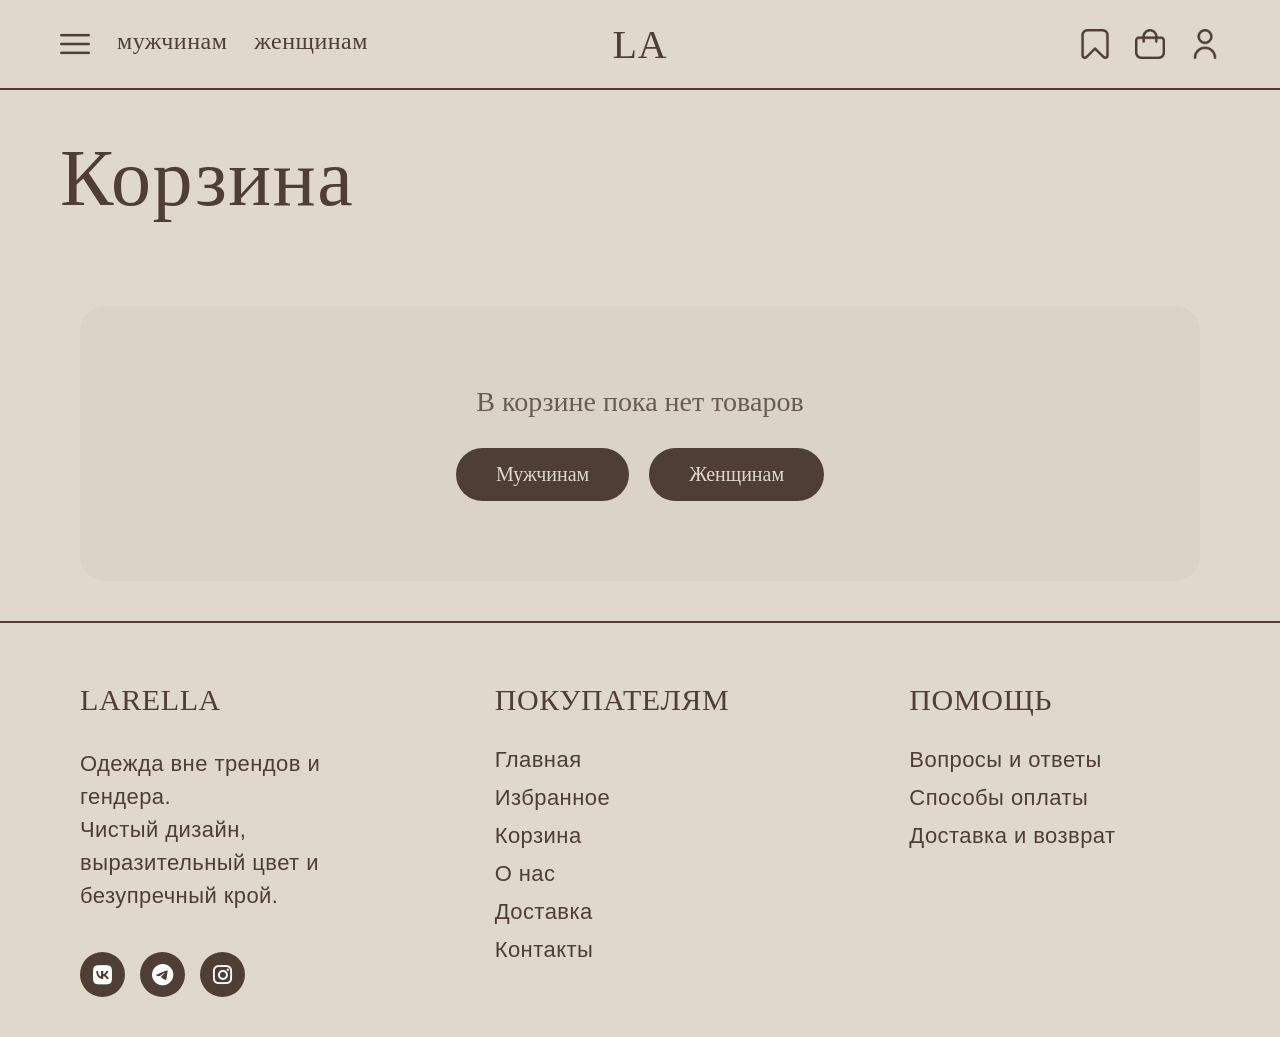
<file: cart.html>
<!doctype html>
<html lang="ru">
  <head>
    <meta charset="UTF-8" />
    <meta name="viewport" content="width=device-width, initial-scale=1.0" />
    <title>Larella - Корзина</title>
    <link rel="stylesheet" href="styles/global-style.css" />
    <link rel="stylesheet" href="styles/cart-style.css" />
    <link
      rel="stylesheet"
      href="https://cdnjs.cloudflare.com/ajax/libs/font-awesome/6.4.0/css/all.min.css"
    />
  </head>

  <body>
    <!-- Бургер меню -->
    <div class="burger-overlay"></div>
    <div class="burger-menu">
      <div class="burger-header">
        <div class="burger-logo">LA</div>
        <div class="burger-close">
          <i class="fas fa-times"></i>
        </div>
      </div>

      <div class="burger-content">
        <div class="burger-section">
          <div class="section-header">
            <span>Раздел</span>
            <img
              src="images/close.png"
              alt="Закрыть"
              class="section-close-icon"
            />
          </div>
          <div class="section-content">
            <a href="catalog-man.html">Мужчинам</a>
            <a href="catalog-wom.html">Женщинам</a>
          </div>
        </div>

        <div class="burger-section">
          <a href="delivery.html" class="section-header">
            <span>Доставка</span>
          </a>
        </div>

        <div class="burger-section">
          <a href="about.html" class="section-header">
            <span>О нас</span>
          </a>
        </div>

        <div class="burger-section">
          <a href="contacts.html" class="section-header">
            <span>Контакты</span>
          </a>
        </div>

<div class="burger-section">
          <a href="admin.html" class="section-header">
            <span>Админ-панель</span>
          </a>
        </div>
      </div>
    </div>

    <!-- Навигация -->
    <header class="header">
      <div class="menu-icon" id="menuToggle">
        <img src="images/menu.png" alt="Меню" class="menu-icon-img" />
      </div>
      <nav class="nav-links">
        <a href="catalog-man.html">Мужчинам</a>
        <a href="catalog-wom.html">Женщинам</a>
      </nav>
      <div class="logo">LA</div>
      <div class="header-icons">
        <div class="icon-favorite">
          <a href="favorites.html">
            <img src="images/izbrannoe.png" alt="Избранное" class="icon-img" />
          </a>
        </div>
        <div class="icon-bag">
          <a href="cart.html">
            <img src="images/bag.png" alt="Корзина" class="icon-img" />
          </a>
        </div>
        <div class="icon-cabinet">
          <a href="account.html"
            ><img
              src="images/cabinet.png"
              alt="Личный кабинет"
              class="icon-img"
          /></a>
        </div>
      </div>
    </header>

    <section class="cart-header">
      <h1>Корзина</h1>
    </section>

    <!-- Пустая корзина (скрыта по умолчанию) -->
    <section class="cart-empty" id="cartEmpty" style="display: none">
      <p>В корзине пока нет товаров</p>
      <div class="cart-empty-buttons">
        <a href="catalog-man.html">Мужчинам</a>
        <a href="catalog-wom.html">Женщинам</a>
      </div>
    </section>

    <!-- Основной контейнер корзины -->
    <div class="cart-container" id="cartContainer" style="display: none">
      <!-- Список товаров (на всю ширину) -->
      <div class="cart-items" id="cartItems" style="grid-column: 1 / -1">
        <!-- Товары будут добавляться сюда через JavaScript -->
      </div>

      <!-- Контейнер для формы оформления заказа -->
      <div id="checkoutFormContainer" style="grid-column: 1 / -1"></div>
    </div>

    <footer class="footer">
      <div class="footer-column brand">
        <h3>LARELLA</h3>
        <p class="brand-description">
          Одежда вне трендов и гендера.<br />Чистый дизайн, выразительный цвет и
          безупречный крой.
        </p>
        <div class="social-icons">
          <a href="#" class="social-circle"><i class="fab fa-vk"></i></a>
          <a href="#" class="social-circle"
            ><i class="fab fa-telegram-plane"></i
          ></a>
          <a href="#" class="social-circle"><i class="fab fa-instagram"></i></a>
        </div>
      </div>

      <div class="footer-column">
        <h3>Покупателям</h3>
        <ul>
          <li><a href="index.html">Главная</a></li>
          <li><a href="favorites.html">Избранное</a></li>
          <li><a href="cart.html">Корзина</a></li>
          <li><a href="about.html">О нас</a></li>
          <li><a href="delivery.html">Доставка</a></li>
          <li><a href="contacts.html">Контакты</a></li>
        </ul>
      </div>

      <div class="footer-column">
        <h3>Помощь</h3>
        <ul>
          <li>
            <a href="./contacts.html"> Вопросы и ответы </a>
          </li>
          <li>
            <a href="./delivery.html"> Способы оплаты </a>
          </li>
          <li>
            <a href="./delivery.html"> Доставка и возврат </a>
          </li>
        </ul>
      </div>
    </footer>

    <!-- В конце файла, перед закрывающим тегом </body> -->
    <script src="./scripts/products-data.js"></script>
    <script src="./scripts/cart.js"></script>
    <script src="./scripts/script.js"></script>
  </body>
</html>
</file>
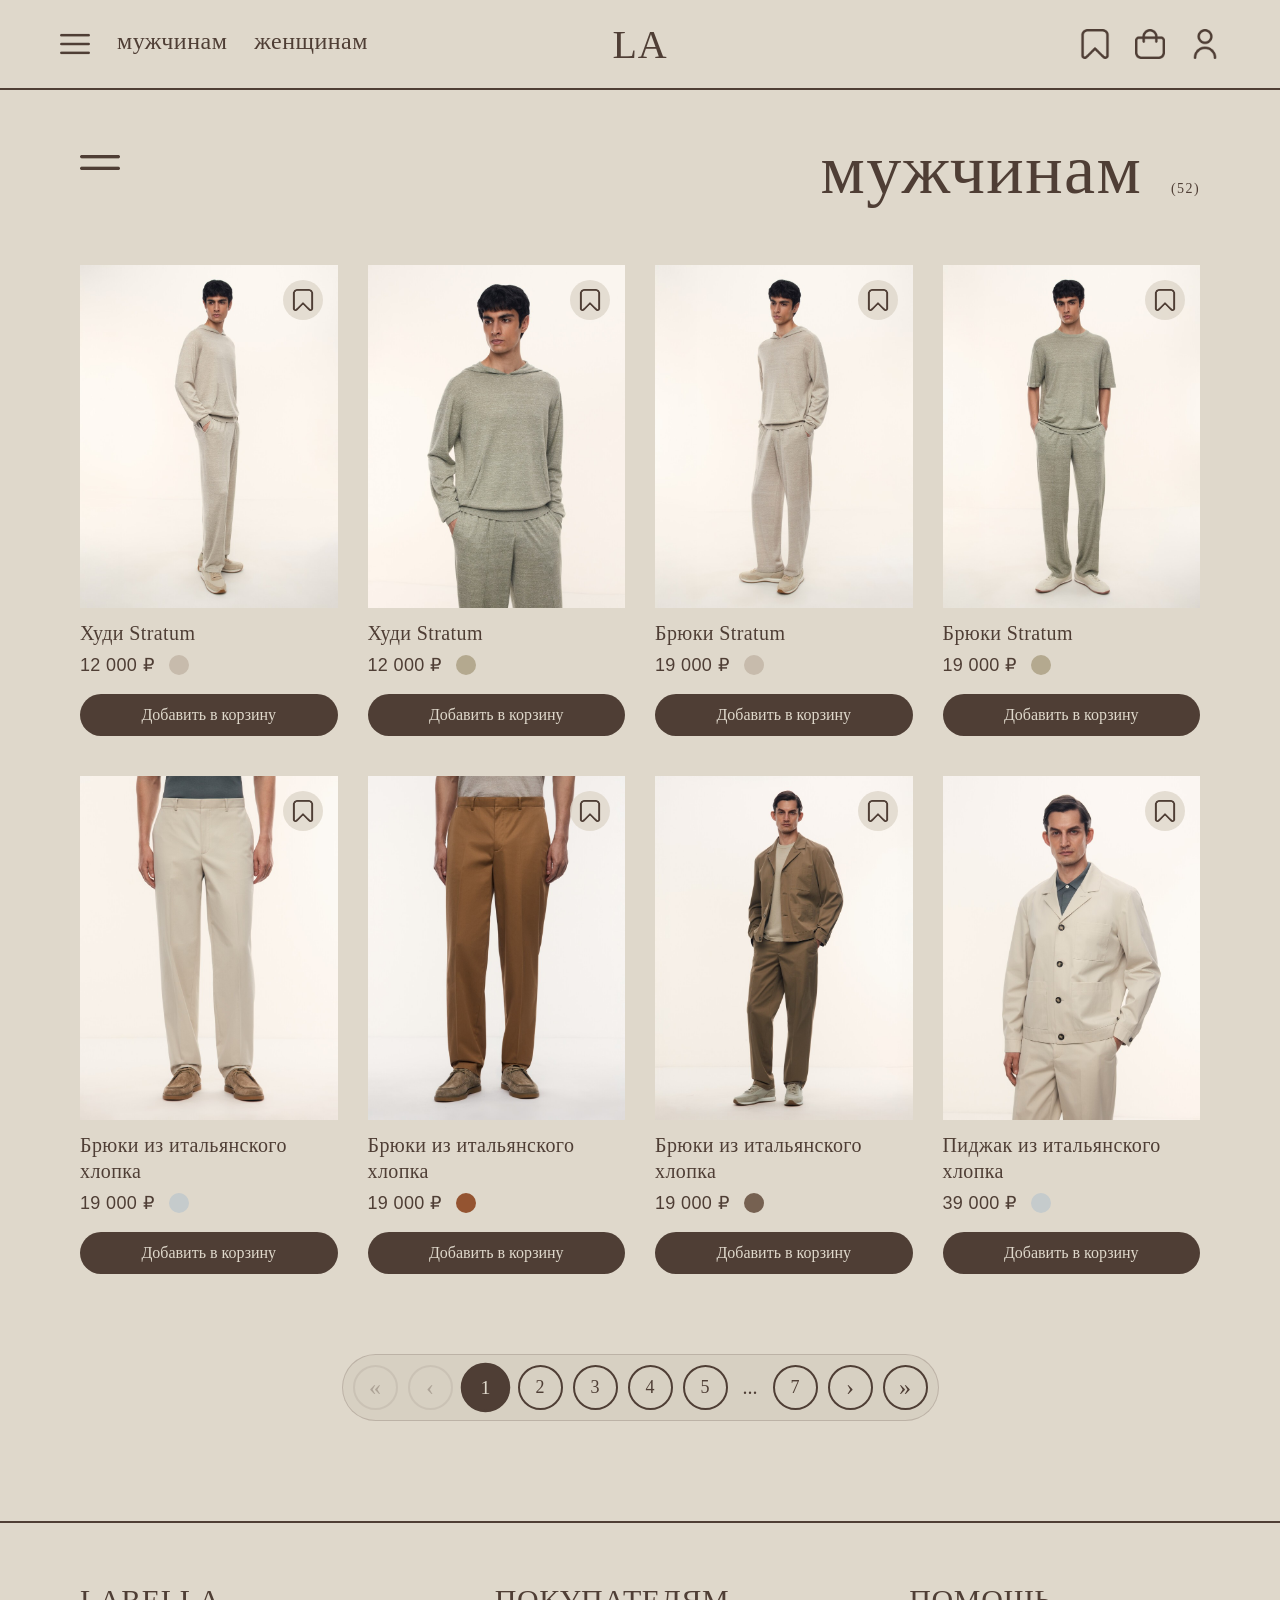
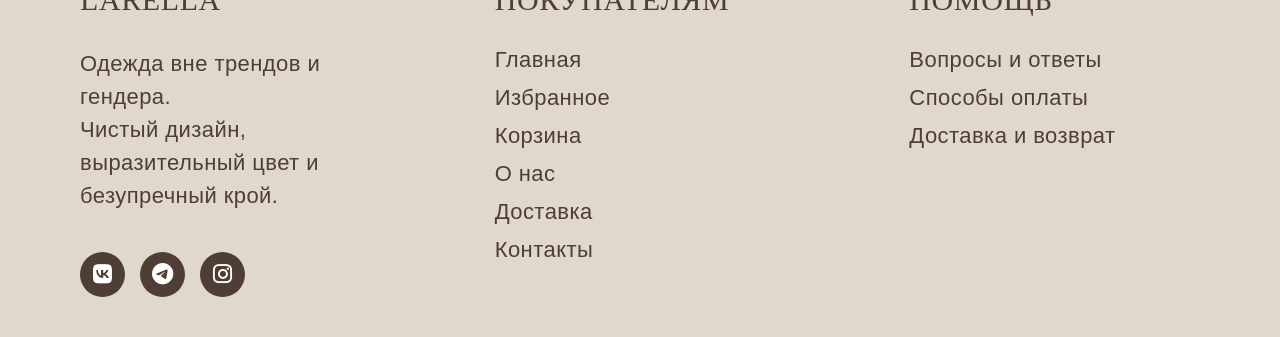
<file: catalog-man.html>
<!doctype html>
<html lang="ru">
  <head>
    <meta charset="UTF-8" />
    <meta name="viewport" content="width=device-width, initial-scale=1.0" />
    <title>Larella - Каталог для мужчин</title>
    <link rel="stylesheet" href="styles/global-style.css" />
    <link rel="stylesheet" href="styles/catalog-style.css" />
    <link
      rel="stylesheet"
      href="https://cdnjs.cloudflare.com/ajax/libs/font-awesome/6.4.0/css/all.min.css"
    />
  </head>

  <body>
    <div class="burger-overlay"></div>
    <div class="burger-menu">
      <div class="burger-header">
        <div class="burger-logo">LA</div>
        <div class="burger-close">
          <i class="fas fa-times"></i>
        </div>
      </div>

      <div class="burger-content">
        <div class="burger-section">
          <div class="section-header">
            <span>Раздел</span>
            <img
              src="images/close.png"
              alt="Закрыть"
              class="section-close-icon"
            />
          </div>
          <div class="section-content">
            <a href="catalog-man.html">Мужчинам</a>
            <a href="catalog-wom.html">Женщинам</a>
          </div>
        </div>

        <div class="burger-section">
          <a href="delivery.html" class="section-header">
            <span>Доставка</span>
          </a>
        </div>

        <div class="burger-section">
          <a href="about.html" class="section-header">
            <span>О нас</span>
          </a>
        </div>

        <div class="burger-section">
          <a href="contacts.html" class="section-header">
            <span>Контакты</span>
          </a>
        </div>

<div class="burger-section">
          <a href="admin.html" class="section-header">
            <span>Админ-панель</span>
          </a>
        </div>
      </div>
    </div>

    <header class="header">
      <div class="menu-icon" id="menuToggle">
        <img src="images/menu.png" alt="Меню" class="menu-icon-img" />
      </div>
      <nav class="nav-links">
        <a href="catalog-man.html">Мужчинам</a>
        <a href="catalog-wom.html">Женщинам</a>
      </nav>
      <div class="logo">LA</div>
      <div class="header-icons">
        <div class="icon-favorite">
          <a href="favorites.html">
            <img src="images/izbrannoe.png" alt="Избранное" class="icon-img" />
          </a>
        </div>
        <div class="icon-bag">
          <a href="cart.html">
            <img src="images/bag.png" alt="Корзина" class="icon-img" />
          </a>
        </div>
        <div class="icon-cabinet">
          <a href="account.html"
            ><img
              src="images/cabinet.png"
              alt="Личный кабинет"
              class="icon-img"
          /></a>
        </div>
      </div>
    </header>

    <section class="catalog-header">
      <div class="catalog-header-left">
        <div class="filter-icon" id="filterToggle">
          <img src="images/category.png" alt="Фильтр" class="filter-icon-img" />
        </div>
      </div>
      <div class="catalog-header-right">
        <h1>Мужчинам</h1>
      </div>
    </section>

    <div class="filter-overlay"></div>
    <div class="filter-menu">
      <div class="filter-header">
        <div class="filter-logo">LA</div>
        <div class="filter-close">
          <i class="fas fa-times"></i>
        </div>
      </div>

      <div class="filter-content">
        <!-- Категория -->
        <div class="filter-section">
          <div class="filter-section-header">
            <span>Категория</span>
            <span class="filter-section-arrow">=</span>
          </div>
          <div class="filter-section-content">
            <div class="filter-options">
              <div
                class="filter-option"
                data-filter-type="category"
                data-value="Одежда"
              >
                <span class="filter-option-text">Одежда</span>
              </div>
            </div>
          </div>
        </div>

        <!-- Размер -->
        <div class="filter-section">
          <div class="filter-section-header">
            <span>Размер</span>
            <span class="filter-section-arrow">=</span>
          </div>
          <div class="filter-section-content">
            <div class="filter-options">
              <div
                class="filter-option"
                data-filter-type="size"
                data-value="XS"
              >
                <span class="filter-option-text">XS</span>
              </div>
              <div class="filter-option" data-filter-type="size" data-value="S">
                <span class="filter-option-text">S</span>
              </div>
              <div class="filter-option" data-filter-type="size" data-value="M">
                <span class="filter-option-text">M</span>
              </div>
              <div class="filter-option" data-filter-type="size" data-value="L">
                <span class="filter-option-text">L</span>
              </div>
              <div
                class="filter-option"
                data-filter-type="size"
                data-value="XL"
              >
                <span class="filter-option-text">XL</span>
              </div>
            </div>
          </div>
        </div>

        <!-- Цвет -->
        <div class="filter-section">
          <div class="filter-section-header">
            <span>Цвет</span>
            <span class="filter-section-arrow">=</span>
          </div>
          <div class="filter-section-content">
            <div
              class="filter-options color-filter-options"
              id="colorFilterOptions"
            >
              <!-- Цвета будут добавляться динамически через JavaScript -->
            </div>
          </div>
        </div>

        <!-- Сезон -->
        <div class="filter-section">
          <div class="filter-section-header">
            <span>Сезон</span>
            <span class="filter-section-arrow">=</span>
          </div>
          <div class="filter-section-content">
            <div class="filter-options">
              <div
                class="filter-option"
                data-filter-type="season"
                data-value="Весна"
              >
                <span class="filter-option-text">Весна</span>
              </div>
              <div
                class="filter-option"
                data-filter-type="season"
                data-value="Лето"
              >
                <span class="filter-option-text">Лето</span>
              </div>
              <div
                class="filter-option"
                data-filter-type="season"
                data-value="Осень"
              >
                <span class="filter-option-text">Осень</span>
              </div>
              <div
                class="filter-option"
                data-filter-type="season"
                data-value="Зима"
              >
                <span class="filter-option-text">Зима</span>
              </div>
            </div>
          </div>
        </div>
      </div>
    </div>

    <section class="catalog-grid"></section>

    <footer class="footer">
      <div class="footer-column brand">
        <h3>LARELLA</h3>
        <p class="brand-description">
          Одежда вне трендов и гендера.<br />Чистый дизайн, выразительный цвет и
          безупречный крой.
        </p>
        <div class="social-icons">
          <a href="#" class="social-circle"><i class="fab fa-vk"></i></a>
          <a href="#" class="social-circle"
            ><i class="fab fa-telegram-plane"></i
          ></a>
          <a href="#" class="social-circle"><i class="fab fa-instagram"></i></a>
        </div>
      </div>

      <div class="footer-column">
        <h3>Покупателям</h3>
        <ul>
          <li><a href="index.html">Главная</a></li>
          <li><a href="favorites.html">Избранное</a></li>
          <li><a href="cart.html">Корзина</a></li>
          <li><a href="about.html">О нас</a></li>
          <li><a href="delivery.html">Доставка</a></li>
          <li><a href="contacts.html">Контакты</a></li>
        </ul>
      </div>

      <div class="footer-column">
        <h3>Помощь</h3>
        <ul>
          <li>
            <a href="./contacts.html"> Вопросы и ответы </a>
          </li>
          <li>
            <a href="./delivery.html"> Способы оплаты </a>
          </li>
          <li>
            <a href="./delivery.html"> Доставка и возврат </a>
          </li>
        </ul>
      </div>
    </footer>

    <!-- В конце файла, перед закрывающим тегом </body> -->
    <script src="./scripts/products-data.js"></script>
    <script src="./scripts/product-modal.js"></script>
    <script src="./scripts/cart.js"></script>
    <script src="./scripts/favorites.js"></script>
    <script src="./scripts/script.js"></script>
    <script src="./scripts/catalog.js"></script>
  </body>
</html>
</file>
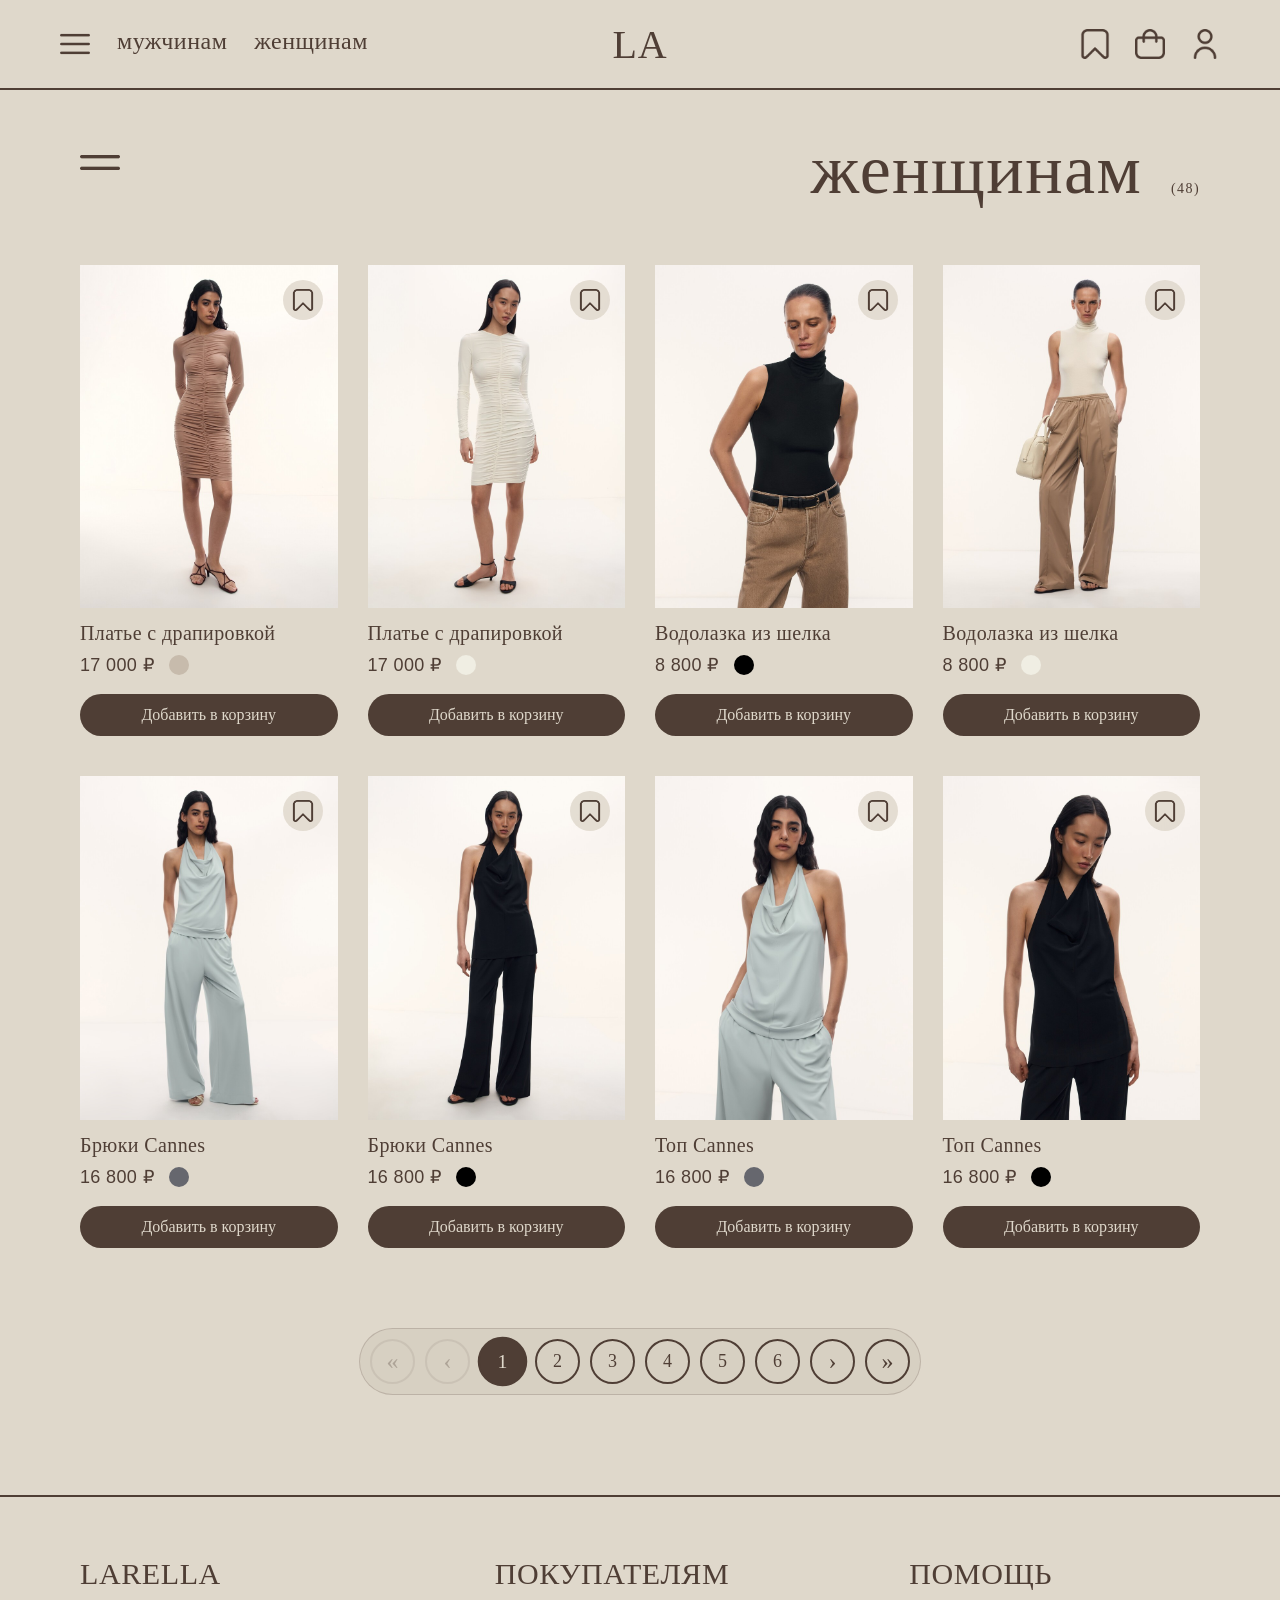
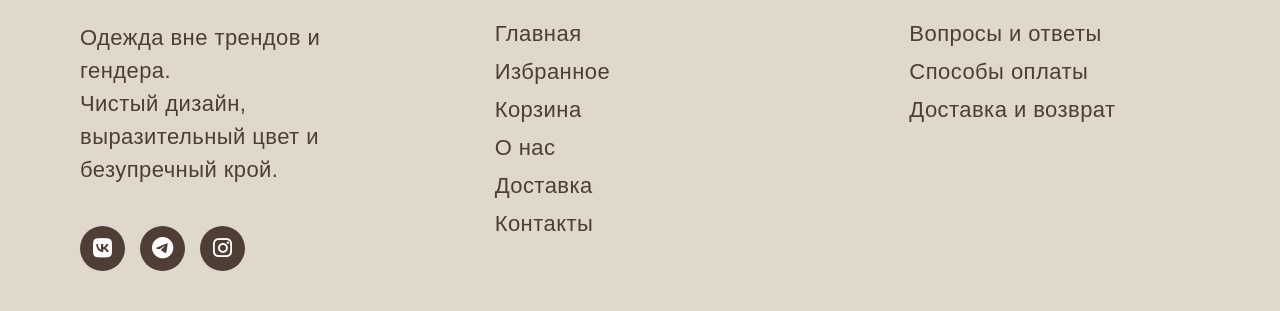
<file: catalog-wom.html>
<!doctype html>
<html lang="ru">
  <head>
    <meta charset="UTF-8" />
    <meta name="viewport" content="width=device-width, initial-scale=1.0" />
    <title>Larella - Каталог</title>
    <link rel="stylesheet" href="styles/global-style.css" />
    <link rel="stylesheet" href="styles/catalog-style.css" />
    <link
      rel="stylesheet"
      href="https://cdnjs.cloudflare.com/ajax/libs/font-awesome/6.4.0/css/all.min.css"
    />
  </head>

  <body>
    <div class="burger-overlay"></div>
    <div class="burger-menu">
      <div class="burger-header">
        <div class="burger-logo">LA</div>
        <div class="burger-close">
          <i class="fas fa-times"></i>
        </div>
      </div>

      <div class="burger-content">
        <div class="burger-section">
          <div class="section-header">
            <span>Раздел</span>
            <img
              src="images/close.png"
              alt="Закрыть"
              class="section-close-icon"
            />
          </div>
          <div class="section-content">
            <a href="catalog-man.html">Мужчинам</a>
            <a href="catalog-wom.html">Женщинам</a>
          </div>
        </div>

        <div class="burger-section">
          <a href="delivery.html" class="section-header">
            <span>Доставка</span>
          </a>
        </div>

        <div class="burger-section">
          <a href="about.html" class="section-header">
            <span>О нас</span>
          </a>
        </div>

        <div class="burger-section">
          <a href="contacts.html" class="section-header">
            <span>Контакты</span>
          </a>
        </div>

        <div class="burger-section">
          <a href="admin.html" class="section-header">
            <span>Админ-панель</span>
          </a>
        </div>
      </div>
    </div>

    <header class="header">
      <div class="menu-icon" id="menuToggle">
        <img src="images/menu.png" alt="Меню" class="menu-icon-img" />
      </div>
      <nav class="nav-links">
        <a href="catalog-man.html">Мужчинам</a>
        <a href="catalog-wom.html">Женщинам</a>
      </nav>
      <div class="logo">LA</div>
      <div class="header-icons">
        <div class="icon-favorite">
          <a href="favorites.html">
            <img src="images/izbrannoe.png" alt="Избранное" class="icon-img" />
          </a>
        </div>
        <div class="icon-bag">
          <a href="cart.html">
            <img src="images/bag.png" alt="Корзина" class="icon-img" />
          </a>
        </div>
        <div class="icon-cabinet">
          <a href="account.html"
            ><img
              src="images/cabinet.png"
              alt="Личный кабинет"
              class="icon-img"
          /></a>
        </div>
      </div>
    </header>

    <section class="catalog-header">
      <div class="catalog-header-left">
        <div class="filter-icon" id="filterToggle">
          <img src="images/category.png" alt="Фильтр" class="filter-icon-img" />
        </div>
      </div>
      <div class="catalog-header-right">
        <h1>Женщинам</h1>
      </div>
    </section>

    <div class="filter-overlay"></div>
    <div class="filter-menu">
      <div class="filter-header">
        <div class="filter-logo">LA</div>
        <div class="filter-close">
          <i class="fas fa-times"></i>
        </div>
      </div>

      <div class="filter-content">
        <!-- Категория -->
        <div class="filter-section">
          <div class="filter-section-header">
            <span>Категория</span>
            <span class="filter-section-arrow">=</span>
          </div>
          <div class="filter-section-content">
            <div class="filter-options">
              <div
                class="filter-option"
                data-filter-type="category"
                data-value="Одежда"
              >
                <span class="filter-option-text">Одежда</span>
              </div>
            </div>
          </div>
        </div>

        <!-- Размер -->
        <div class="filter-section">
          <div class="filter-section-header">
            <span>Размер</span>
            <span class="filter-section-arrow">=</span>
          </div>
          <div class="filter-section-content">
            <div class="filter-options">
              <div
                class="filter-option"
                data-filter-type="size"
                data-value="XS"
              >
                <span class="filter-option-text">XS</span>
              </div>
              <div class="filter-option" data-filter-type="size" data-value="S">
                <span class="filter-option-text">S</span>
              </div>
              <div class="filter-option" data-filter-type="size" data-value="M">
                <span class="filter-option-text">M</span>
              </div>
              <div class="filter-option" data-filter-type="size" data-value="L">
                <span class="filter-option-text">L</span>
              </div>
              <div
                class="filter-option"
                data-filter-type="size"
                data-value="XL"
              >
                <span class="filter-option-text">XL</span>
              </div>
            </div>
          </div>
        </div>

        <!-- Цвет -->
        <div class="filter-section">
          <div class="filter-section-header">
            <span>Цвет</span>
            <span class="filter-section-arrow">=</span>
          </div>
          <div class="filter-section-content">
            <div
              class="filter-options color-filter-options"
              id="colorFilterOptions"
            >
              <!-- Цвета будут добавляться динамически через JavaScript -->
            </div>
          </div>
        </div>

        <!-- Сезон -->
        <div class="filter-section">
          <div class="filter-section-header">
            <span>Сезон</span>
            <span class="filter-section-arrow">=</span>
          </div>
          <div class="filter-section-content">
            <div class="filter-options">
              <div
                class="filter-option"
                data-filter-type="season"
                data-value="Весна"
              >
                <span class="filter-option-text">Весна</span>
              </div>
              <div
                class="filter-option"
                data-filter-type="season"
                data-value="Лето"
              >
                <span class="filter-option-text">Лето</span>
              </div>
              <div
                class="filter-option"
                data-filter-type="season"
                data-value="Осень"
              >
                <span class="filter-option-text">Осень</span>
              </div>
              <div
                class="filter-option"
                data-filter-type="season"
                data-value="Зима"
              >
                <span class="filter-option-text">Зима</span>
              </div>
            </div>
          </div>
        </div>
      </div>
    </div>
    <section class="catalog-grid"></section>

    <footer class="footer">
      <div class="footer-column brand">
        <h3>LARELLA</h3>
        <p class="brand-description">
          Одежда вне трендов и гендера.<br />Чистый дизайн, выразительный цвет и
          безупречный крой.
        </p>
        <div class="social-icons">
          <a href="#" class="social-circle"><i class="fab fa-vk"></i></a>
          <a href="#" class="social-circle"
            ><i class="fab fa-telegram-plane"></i
          ></a>
          <a href="#" class="social-circle"><i class="fab fa-instagram"></i></a>
        </div>
      </div>

      <div class="footer-column">
        <h3>Покупателям</h3>
        <ul>
          <li><a href="index.html">Главная</a></li>
          <li><a href="favorites.html">Избранное</a></li>
          <li><a href="cart.html">Корзина</a></li>
          <li><a href="about.html">О нас</a></li>
          <li><a href="delivery.html">Доставка</a></li>
          <li><a href="contacts.html">Контакты</a></li>
        </ul>
      </div>

      <div class="footer-column">
        <h3>Помощь</h3>
        <ul>
          <li>
            <a href="./contacts.html"> Вопросы и ответы </a>
          </li>
          <li>
            <a href="./delivery.html"> Способы оплаты </a>
          </li>
          <li>
            <a href="./delivery.html"> Доставка и возврат </a>
          </li>
        </ul>
      </div>
    </footer>

    <!-- В конце файла, перед закрывающим тегом </body> -->
    <script src="./scripts/products-data.js"></script>
    <script src="./scripts/product-modal.js"></script>
    <script src="./scripts/cart.js"></script>
    <script src="./scripts/favorites.js"></script>
    <script src="./scripts/script.js"></script>
    <script src="./scripts/catalog.js"></script>
  </body>
</html>
</file>
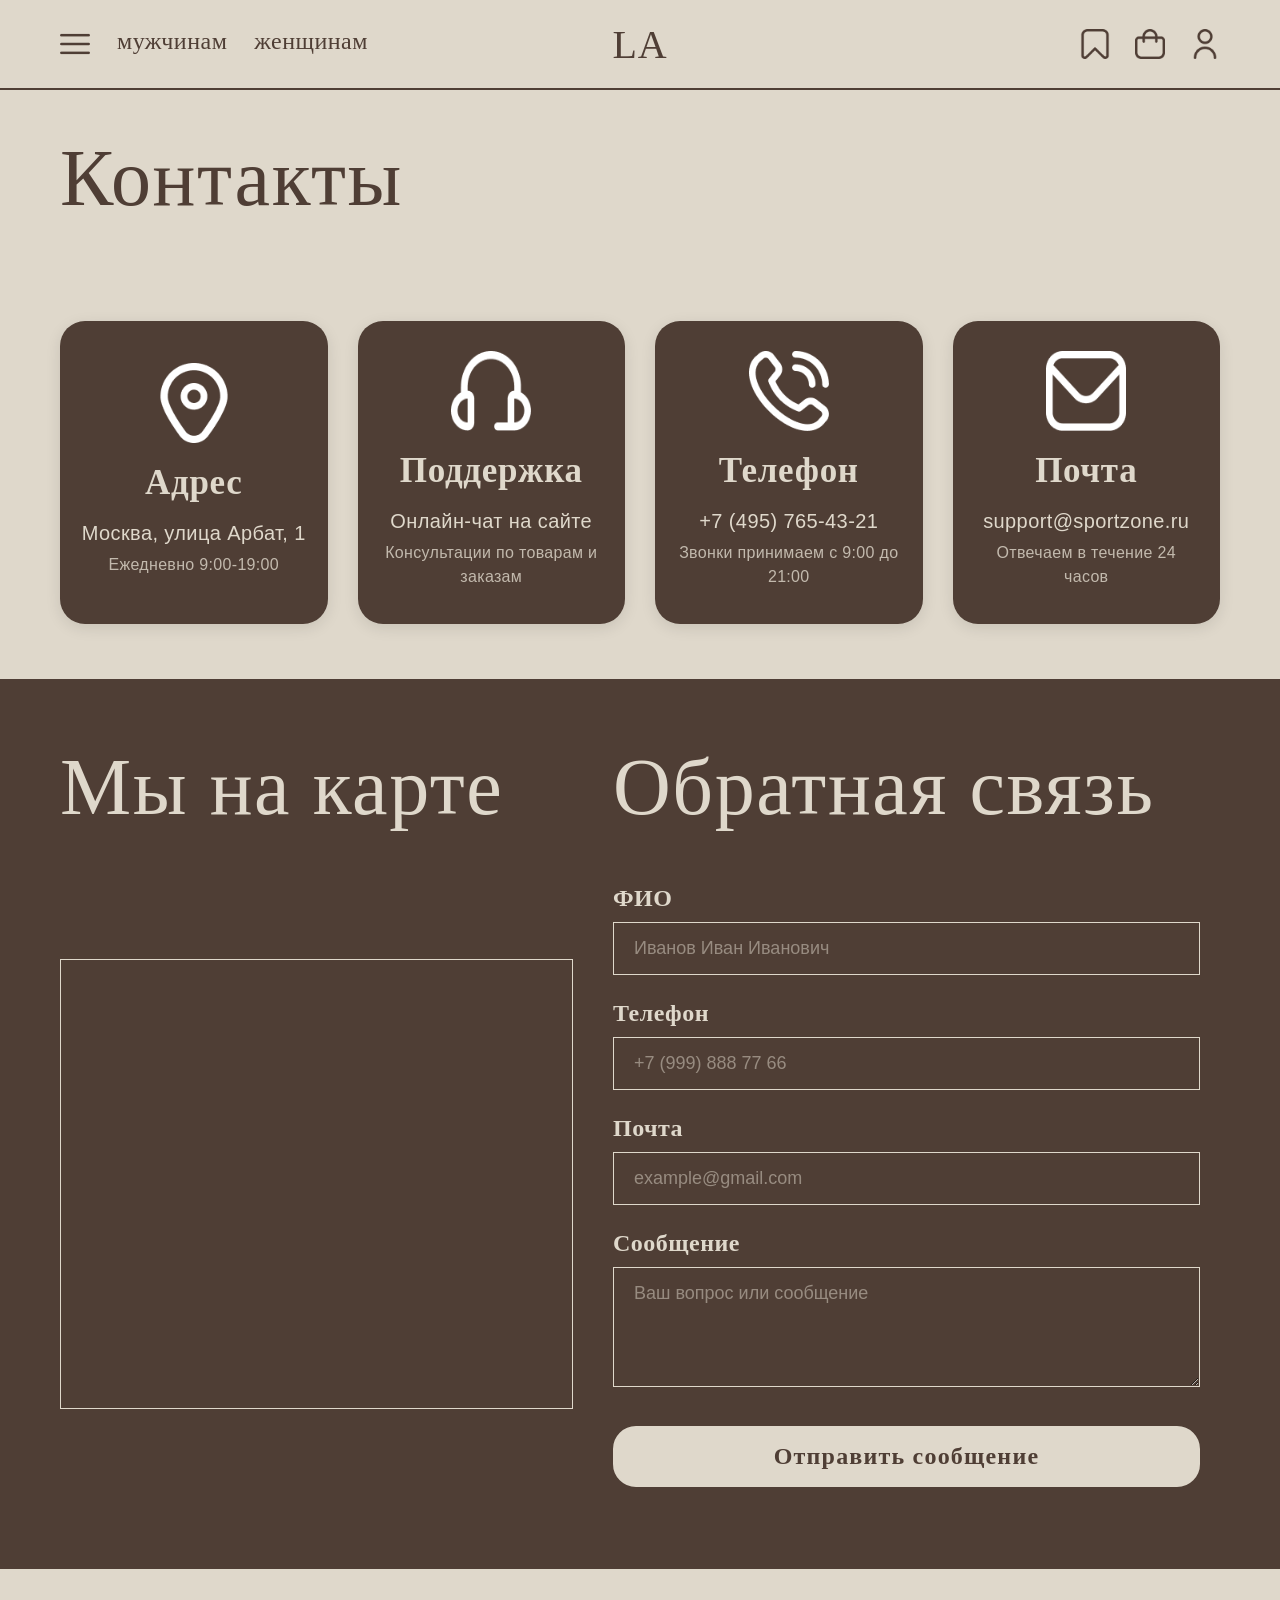
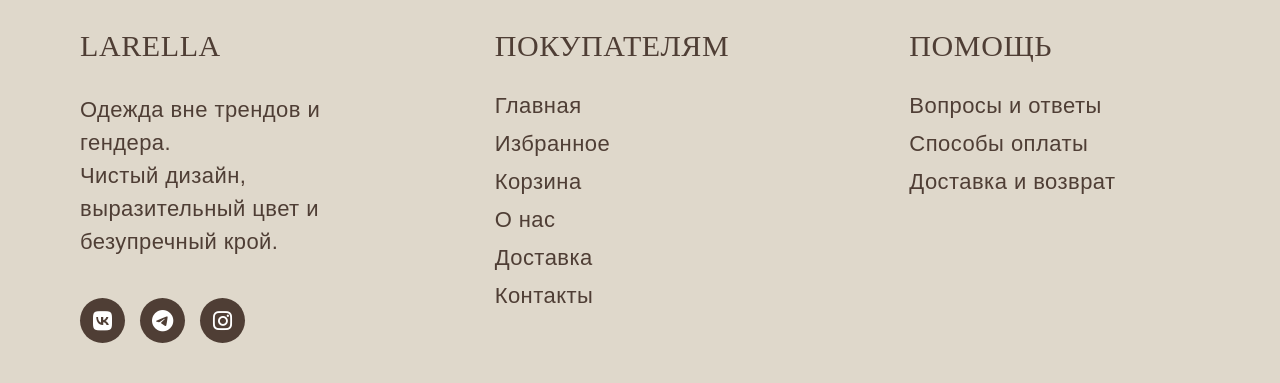
<file: contacts.html>
<!doctype html>
<html lang="ru">
  <head>
    <meta charset="UTF-8" />
    <meta name="viewport" content="width=device-width, initial-scale=1.0" />
    <title>Larella - Контакты</title>
    <link rel="stylesheet" href="styles/global-style.css" />
    <link rel="stylesheet" href="styles/contacts-style.css" />
    <link
      rel="stylesheet"
      href="https://cdnjs.cloudflare.com/ajax/libs/font-awesome/6.4.0/css/all.min.css"
    />
  </head>

  <body>
    <!-- Бургер меню -->
    <div class="burger-overlay"></div>
    <div class="burger-menu">
      <div class="burger-header">
        <div class="burger-logo">LA</div>
        <div class="burger-close">
          <i class="fas fa-times"></i>
        </div>
      </div>

      <div class="burger-content">
        <div class="burger-section">
          <div class="section-header">
            <span>Раздел</span>
            <img
              src="images/close.png"
              alt="Закрыть"
              class="section-close-icon"
            />
          </div>
          <div class="section-content">
            <a href="catalog-man.html">Мужчинам</a>
            <a href="catalog-wom.html">Женщинам</a>
          </div>
        </div>

        <div class="burger-section">
          <a href="delivery.html" class="section-header">
            <span>Доставка</span>
          </a>
        </div>

        <div class="burger-section">
          <a href="about.html" class="section-header">
            <span>О нас</span>
          </a>
        </div>

        <div class="burger-section">
          <a href="contacts.html" class="section-header">
            <span>Контакты</span>
          </a>
        </div>

        <div class="burger-section">
          <a href="admin.html" class="section-header">
            <span>Админ-панель</span>
          </a>
        </div>
      </div>
    </div>

    <!-- Навигация -->
    <header class="header">
      <div class="menu-icon" id="menuToggle">
        <img src="images/menu.png" alt="Меню" class="menu-icon-img" />
      </div>
      <nav class="nav-links">
        <a href="catalog-man.html">Мужчинам</a>
        <a href="catalog-wom.html">Женщинам</a>
      </nav>
      <div class="logo">LA</div>
      <div class="header-icons">
        <div class="icon-favorite">
          <a href="favorites.html">
            <img src="images/izbrannoe.png" alt="Избранное" class="icon-img" />
          </a>
        </div>
        <div class="icon-bag">
          <a href="cart.html">
            <img src="images/bag.png" alt="Корзина" class="icon-img" />
          </a>
        </div>
        <div class="icon-cabinet">
          <a href="account.html"
            ><img
              src="images/cabinet.png"
              alt="Личный кабинет"
              class="icon-img"
          /></a>
        </div>
      </div>
    </header>

    <section class="contacts-header">
      <h1>Контакты</h1>
    </section>

    <section class="contacts-info-section">
      <div class="contact-block">
        <img src="images/map.png" alt="карта" />
        <h2>Адрес</h2>
        <p>Москва, улица Арбат, 1</p>
        <p class="contact-note">Ежедневно 9:00-19:00</p>
      </div>

      <div class="contact-block">
        <img src="images/headphone.png" alt="" />
        <h2>Поддержка</h2>
        <p>Онлайн-чат на сайте</p>
        <p class="contact-note">Консультации по товарам и заказам</p>
      </div>

      <div class="contact-block">
        <img src="images/phone.png" alt="" />
        <h2>Телефон</h2>
        <p>+7 (495) 765-43-21</p>
        <p class="contact-note">Звонки принимаем с 9:00 до 21:00</p>
      </div>

      <div class="contact-block">
        <img src="images/mail.png" alt="" />
        <h2>Почта</h2>
        <p>support@sportzone.ru</p>
        <p class="contact-note">Отвечаем в течение 24 часов</p>
      </div>
    </section>

    <section class="contact-map-form-section">
      <!-- Заголовки для десктопа (рядом) -->
      <div class="section-titles desktop-titles">
        <h2 class="map-title">Мы на карте</h2>
        <h2 class="feedback-title">Обратная связь</h2>
      </div>

      <div class="map-form-container">
        <div class="map-wrapper">
          <!-- Заголовок для мобильной версии (над картой) -->
          <h2 class="map-title mobile-title">Мы на карте</h2>
          <iframe
            src="https://yandex.ru/map-widget/v1/?um=constructor%3A441f17848e4d3fd207e2c005ddaeb4864ce55a1a2e6d6702b6478fad5e7c149e&amp;source=constructor"
            width="100%"
            height="412"
            frameborder="0"
          ></iframe>
        </div>

        <div class="form-wrapper">
          <!-- Заголовок для мобильной версии (над формой) -->
          <h2 class="feedback-title mobile-title">Обратная связь</h2>
          <form id="contactForm" action="#" method="POST">
            <div class="form-group">
              <label for="fullname">ФИО</label>
              <input
                type="text"
                id="fullname"
                name="fullname"
                placeholder="Иванов Иван Иванович"
                required
              />
            </div>
            <div class="form-group">
              <label for="phone">Телефон</label>
              <input
                type="tel"
                id="phone"
                name="phone"
                placeholder="+7 (999) 888 77 66"
                required
              />
            </div>
            <div class="form-group">
              <label for="email">Почта</label>
              <input
                type="email"
                id="email"
                name="email"
                placeholder="example@gmail.com"
                required
              />
            </div>
            <div class="form-group">
              <label for="message">Сообщение</label>
              <textarea
                id="message"
                name="message"
                placeholder="Ваш вопрос или сообщение"
                rows="4"
                required
              ></textarea>
            </div>
            <button type="submit" class="submit-btn" id="submitBtn">
              Отправить сообщение
            </button>
          </form>
        </div>
      </div>
    </section>

    <footer class="footer">
      <div class="footer-column brand">
        <h3>LARELLA</h3>
        <p class="brand-description">
          Одежда вне трендов и гендера.<br />Чистый дизайн, выразительный цвет и
          безупречный крой.
        </p>
        <div class="social-icons">
          <a href="#" class="social-circle"><i class="fab fa-vk"></i></a>
          <a href="#" class="social-circle"
            ><i class="fab fa-telegram-plane"></i
          ></a>
          <a href="#" class="social-circle"><i class="fab fa-instagram"></i></a>
        </div>
      </div>

      <div class="footer-column">
        <h3>Покупателям</h3>
        <ul>
          <li><a href="index.html">Главная</a></li>
          <li><a href="favorites.html">Избранное</a></li>
          <li><a href="cart.html">Корзина</a></li>
          <li><a href="about.html">О нас</a></li>
          <li><a href="delivery.html">Доставка</a></li>
          <li><a href="contacts.html">Контакты</a></li>
        </ul>
      </div>

      <div class="footer-column">
        <h3>Помощь</h3>
        <ul>
          <li>
            <a href="./contacts.html"> Вопросы и ответы </a>
          </li>
          <li>
            <a href="./delivery.html"> Способы оплаты </a>
          </li>
          <li>
            <a href="./delivery.html"> Доставка и возврат </a>
          </li>
        </ul>
      </div>
    </footer>
    <script src="scripts/script.js"></script>
    <script src="scripts/contacts.js"></script>
  </body>
</html>
</file>
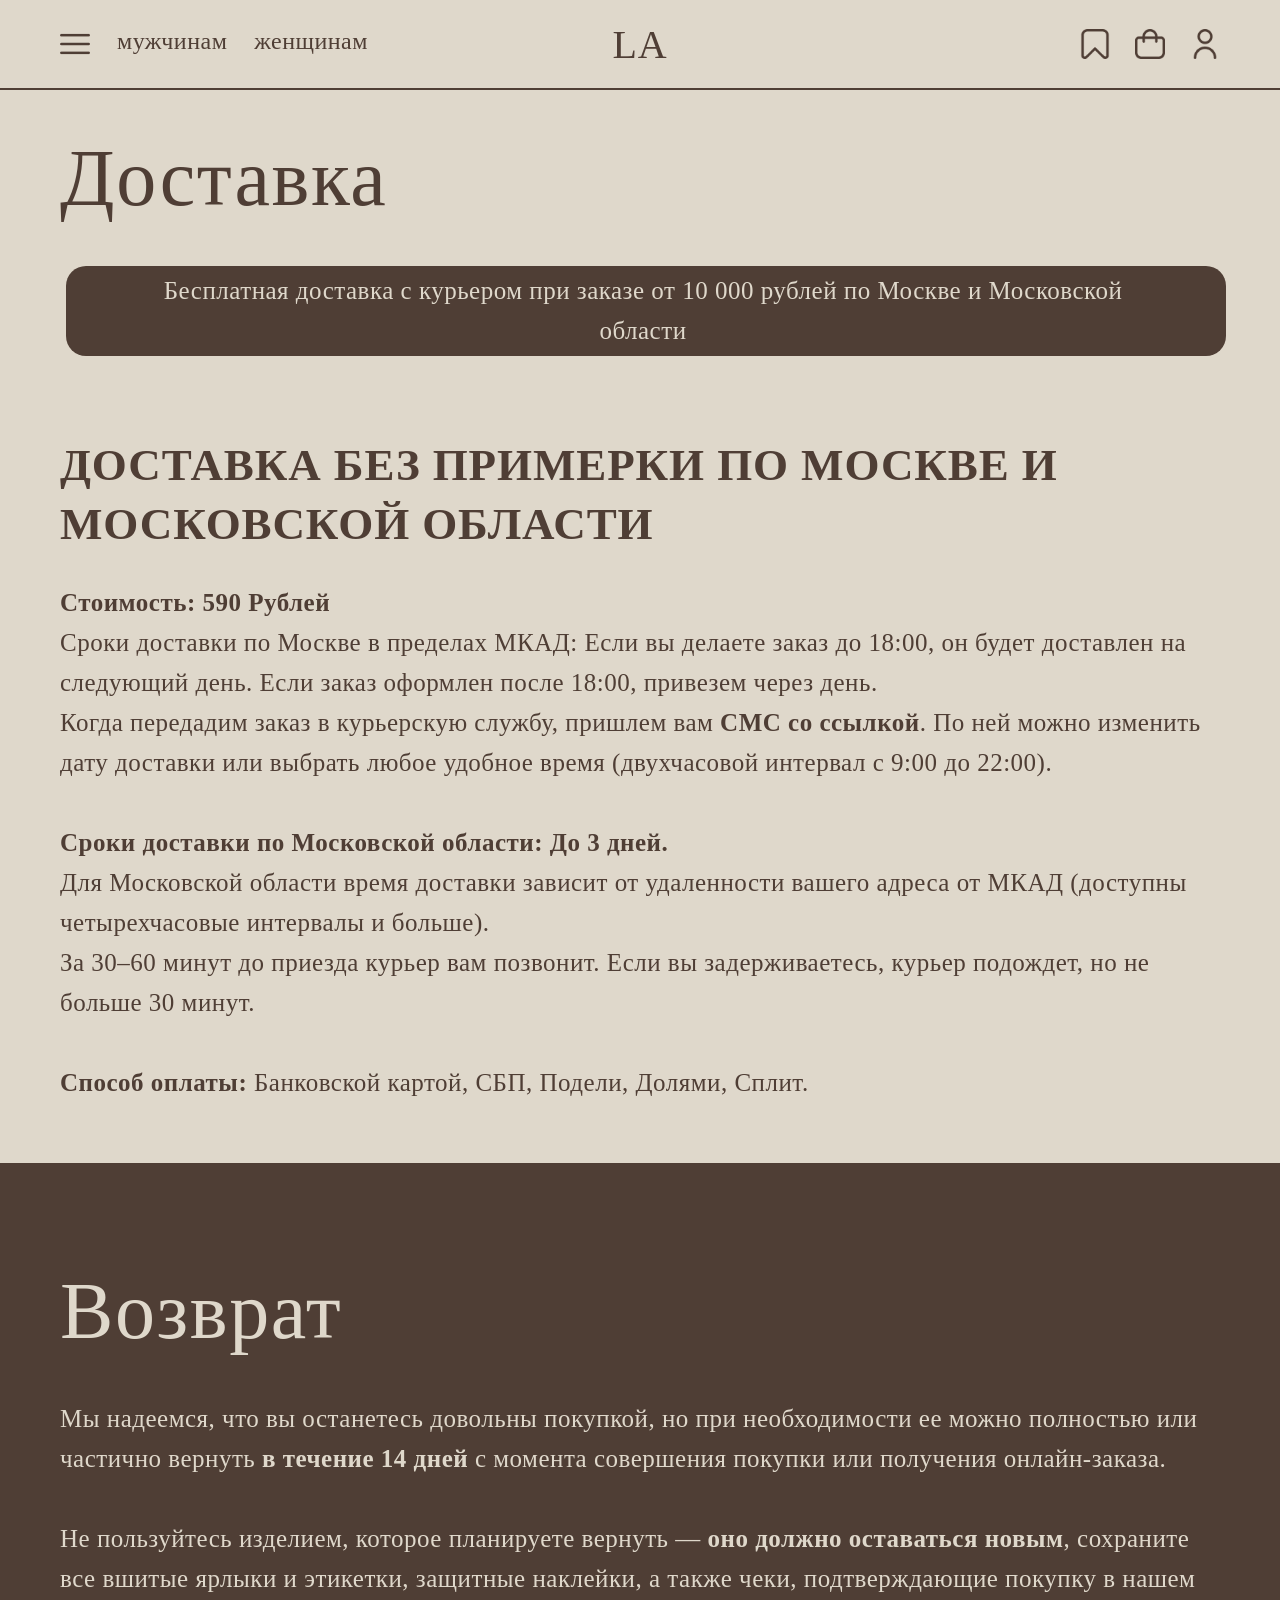
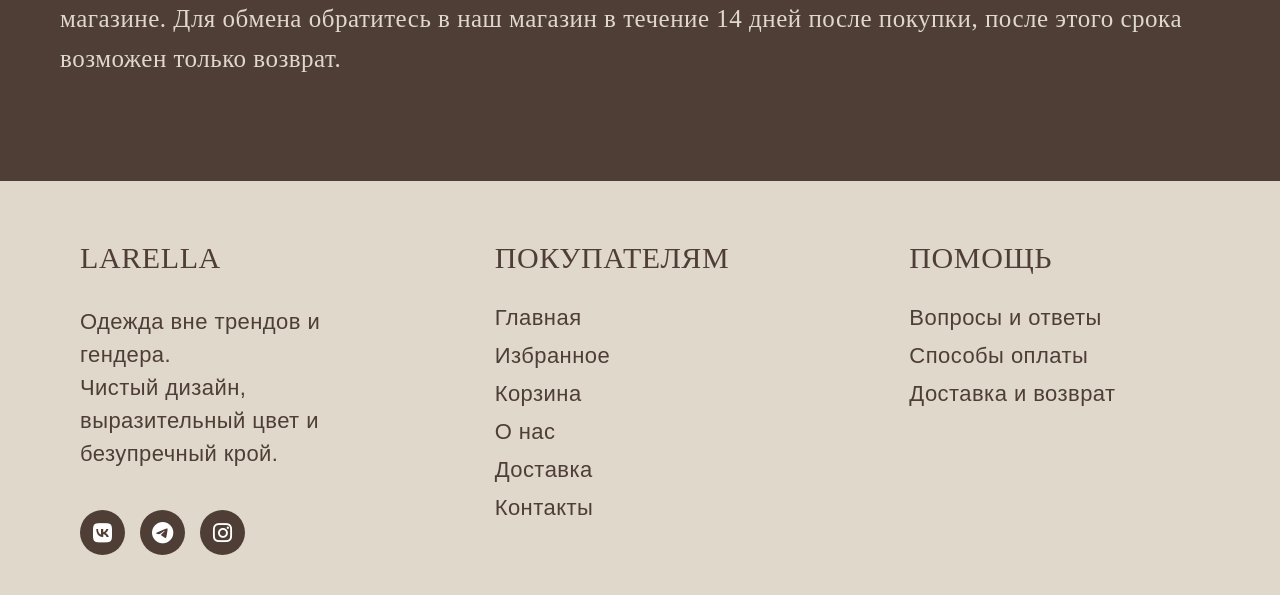
<file: delivery.html>
<!doctype html>
<html lang="ru">
  <head>
    <meta name="viewport" content="width=device-width, initial-scale=1.0" />
    <meta charset="utf-8" />
    <title>LARELLA - Доставка и возврат</title>
    <link rel="stylesheet" href="styles/global-style.css" />
    <link rel="stylesheet" href="styles/delivery-style.css" />
    <link
      rel="stylesheet"
      href="https://cdnjs.cloudflare.com/ajax/libs/font-awesome/6.4.0/css/all.min.css"
    />
  </head>

  <body>
    <!-- Бургер меню -->
    <div class="burger-overlay"></div>
    <div class="burger-menu">
      <div class="burger-header">
        <div class="burger-logo">LA</div>
        <div class="burger-close">
          <i class="fas fa-times"></i>
        </div>
      </div>

      <div class="burger-content">
        <div class="burger-section">
          <div class="section-header">
            <span>Раздел</span>
            <img
              src="images/close.png"
              alt="Закрыть"
              class="section-close-icon"
            />
          </div>
          <div class="section-content">
            <a href="catalog-man.html">Мужчинам</a>
            <a href="catalog-wom.html">Женщинам</a>
          </div>
        </div>

        <div class="burger-section">
          <a href="delivery.html" class="section-header">
            <span>Доставка</span>
          </a>
        </div>

        <div class="burger-section">
          <a href="about.html" class="section-header">
            <span>О нас</span>
          </a>
        </div>

        <div class="burger-section">
          <a href="contacts.html" class="section-header">
            <span>Контакты</span>
          </a>
        </div>

        <div class="burger-section">
          <a href="admin.html" class="section-header">
            <span>Админ-панель</span>
          </a>
        </div>
      </div>
    </div>

    <!-- Навигация -->
    <header class="header">
      <div class="menu-icon" id="menuToggle">
        <img src="images/menu.png" alt="Меню" class="menu-icon-img" />
      </div>
      <nav class="nav-links">
        <a href="catalog-man.html">Мужчинам</a>
        <a href="catalog-wom.html">Женщинам</a>
      </nav>
      <div class="logo">LA</div>
      <div class="header-icons">
        <div class="icon-favorite">
          <a href="favorites.html">
            <img src="images/izbrannoe.png" alt="Избранное" class="icon-img" />
          </a>
        </div>
        <div class="icon-bag">
          <a href="cart.html">
            <img src="images/bag.png" alt="Корзина" class="icon-img" />
          </a>
        </div>
        <div class="icon-cabinet">
          <img src="images/cabinet.png" alt="Личный кабинет" class="icon-img" />
        </div>
      </div>
    </header>

    <main class="view-3">
      <h1 class="text-wrapper-3">Доставка</h1>

      <div class="rectangle"></div>
      <p class="p">
        Бесплатная доставка с курьером при заказе от 10 000 рублей по Москве и
        Московской области
      </p>

      <article class="element">
        <p class="section-heading">
          ДОСТАВКА БЕЗ ПРИМЕРКИ ПО МОСКВЕ И МОСКОВСКОЙ ОБЛАСТИ
        </p>

        <p class="body-text">
          <strong>Стоимость: 590 Рублей</strong><br />
          Сроки доставки по Москве в пределах МКАД: Если вы делаете заказ до
          18:00, он будет доставлен на следующий день. Если заказ оформлен после
          18:00, привезем через день.<br />
          Когда передадим заказ в курьерскую службу, пришлем вам
          <strong>СМС со ссылкой</strong>. По ней можно изменить дату доставки
          или выбрать любое удобное время (двухчасовой интервал с 9:00 до
          22:00).
        </p>

        <p class="body-text">
          <strong>Сроки доставки по Московской области: До 3 дней.</strong
          ><br />
          Для Московской области время доставки зависит от удаленности вашего
          адреса от МКАД (доступны четырехчасовые интервалы и больше).<br />
          За 30–60 минут до приезда курьер вам позвонит. Если вы задерживаетесь,
          курьер подождет, но не больше 30 минут.
        </p>

        <p class="body-text">
          <strong>Способ оплаты:</strong> Банковской картой, СБП, Подели,
          Долями, Сплит.
        </p>
      </article>
    </main>

    <section class="view-4">
      <div class="rectangle-2"></div>
      <div class="return-inner">
        <h2 class="text-wrapper-7">Возврат</h2>
        <article class="element-2">
          <p class="return-text">
            Мы надеемся, что вы останетесь довольны покупкой, но при
            необходимости ее можно полностью или частично вернуть
            <strong>в течение 14 дней</strong> с момента совершения покупки или
            получения онлайн-заказа.
          </p>
          <p class="return-text">
            Не пользуйтесь изделием, которое планируете вернуть —
            <strong>оно должно оставаться новым</strong>, сохраните все вшитые
            ярлыки и этикетки, защитные наклейки, а также чеки, подтверждающие
            покупку в нашем магазине. Для обмена обратитесь в наш магазин в
            течение 14 дней после покупки, после этого срока возможен только
            возврат.
          </p>
        </article>
      </div>
    </section>

    <footer class="footer">
      <div class="footer-column brand">
        <h3>LARELLA</h3>
        <p class="brand-description">
          Одежда вне трендов и гендера.<br />Чистый дизайн, выразительный цвет и
          безупречный крой.
        </p>
        <div class="social-icons">
          <a href="#" class="social-circle"><i class="fab fa-vk"></i></a>
          <a href="#" class="social-circle"
            ><i class="fab fa-telegram-plane"></i
          ></a>
          <a href="#" class="social-circle"><i class="fab fa-instagram"></i></a>
        </div>
      </div>

      <div class="footer-column">
        <h3>Покупателям</h3>
        <ul>
          <li><a href="index.html">Главная</a></li>
          <li><a href="favorites.html">Избранное</a></li>
          <li><a href="cart.html">Корзина</a></li>
          <li><a href="about.html">О нас</a></li>
          <li><a href="delivery.html">Доставка</a></li>
          <li><a href="contacts.html">Контакты</a></li>
        </ul>
      </div>

      <div class="footer-column">
        <h3>Помощь</h3>
        <ul>
          <li>
            <a href="./contacts.html"> Вопросы и ответы </a>
          </li>
          <li>
            <a href="./delivery.html"> Способы оплаты </a>
          </li>
          <li>
            <a href="./delivery.html"> Доставка и возврат </a>
          </li>
        </ul>
      </div>
    </footer>

    <!-- В конце файла, перед закрывающим тегом </body> -->
    <script src="./scripts/products-data.js"></script>
    <script src="./scripts/cart.js"></script>
    <script src="./scripts/favorites.js"></script>
    <script src="./scripts/script.js"></script>
  </body>
</html>
</file>
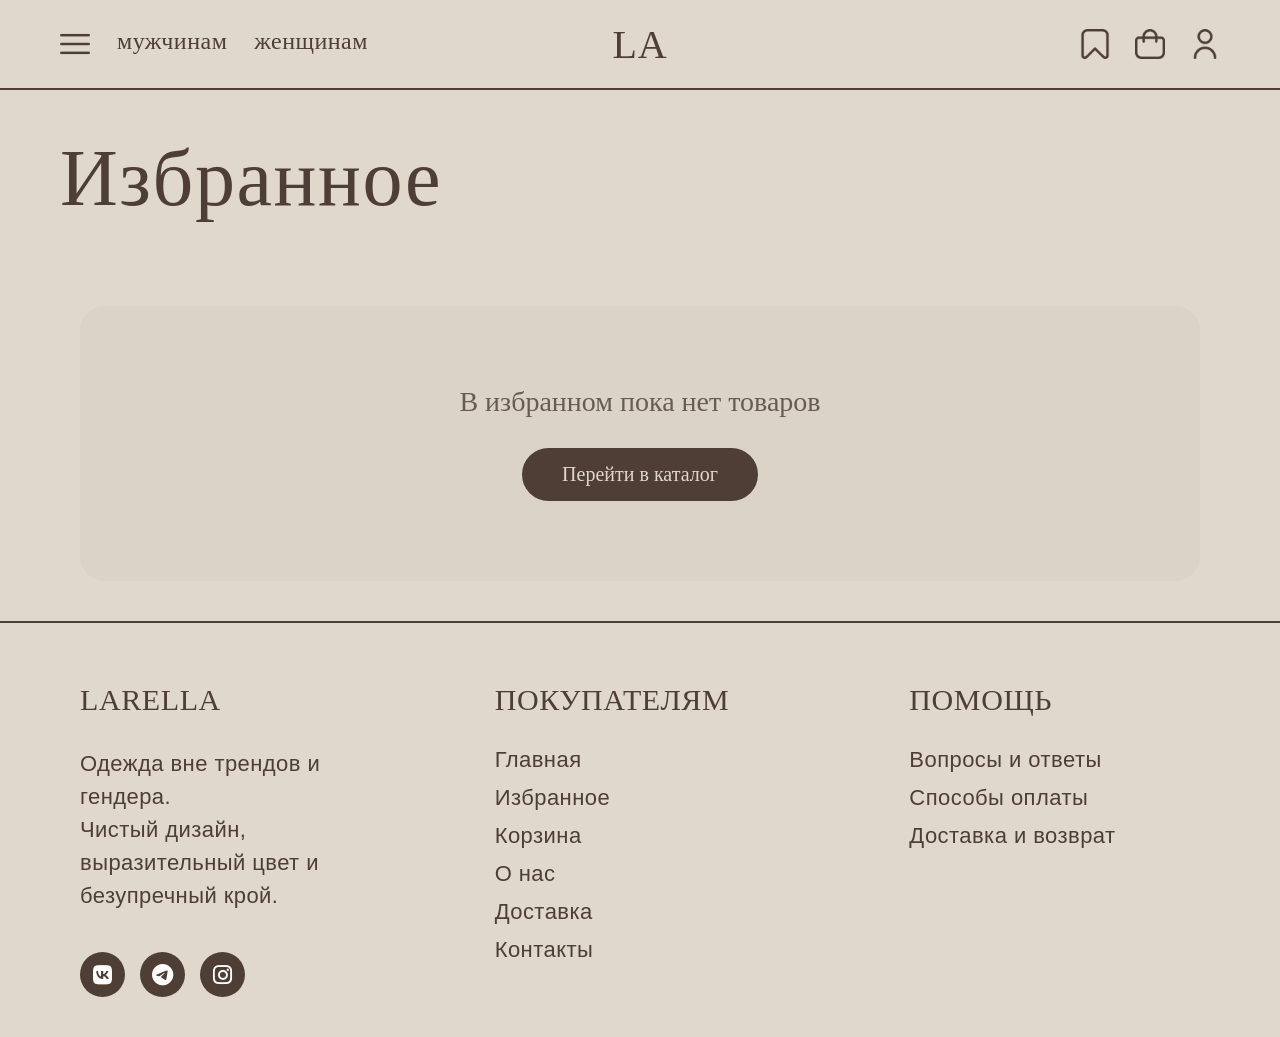
<file: favorites.html>
<!doctype html>
<html lang="ru">
  <head>
    <meta charset="UTF-8" />
    <meta name="viewport" content="width=device-width, initial-scale=1.0" />
    <title>Larella - Избранное</title>
    <link rel="stylesheet" href="styles/global-style.css" />
    <link rel="stylesheet" href="styles/favorites-style.css" />
    <link
      rel="stylesheet"
      href="https://cdnjs.cloudflare.com/ajax/libs/font-awesome/6.4.0/css/all.min.css"
    />
  </head>

  <body>
    <!-- Бургер меню -->
    <div class="burger-overlay"></div>
    <div class="burger-menu">
      <div class="burger-header">
        <div class="burger-logo">LA</div>
        <div class="burger-close">
          <i class="fas fa-times"></i>
        </div>
      </div>

      <div class="burger-content">
        <div class="burger-section">
          <div class="section-header">
            <span>Раздел</span>
            <img
              src="images/close.png"
              alt="Закрыть"
              class="section-close-icon"
            />
          </div>
          <div class="section-content">
            <a href="catalog-man.html">Мужчинам</a>
            <a href="catalog-wom.html">Женщинам</a>
          </div>
        </div>

        <div class="burger-section">
          <a href="delivery.html" class="section-header">
            <span>Доставка</span>
          </a>
        </div>

        <div class="burger-section">
          <a href="about.html" class="section-header">
            <span>О нас</span>
          </a>
        </div>

        <div class="burger-section">
          <a href="contacts.html" class="section-header">
            <span>Контакты</span>
          </a>
        </div>

        <div class="burger-section">
          <a href="admin.html" class="section-header">
            <span>Админ-панель</span>
          </a>
        </div>
      </div>
    </div>

    <!-- Навигация -->
    <header class="header">
      <div class="menu-icon" id="menuToggle">
        <img src="images/menu.png" alt="Меню" class="menu-icon-img" />
      </div>
      <nav class="nav-links">
        <a href="catalog-man.html">Мужчинам</a>
        <a href="catalog-wom.html">Женщинам</a>
      </nav>
      <div class="logo">LA</div>
      <div class="header-icons">
        <div class="icon-favorite">
          <a href="favorites.html">
            <img src="images/izbrannoe.png" alt="Избранное" class="icon-img" />
          </a>
        </div>
        <div class="icon-bag">
          <a href="cart.html">
            <img src="images/bag.png" alt="Корзина" class="icon-img" />
          </a>
        </div>
        <div class="icon-cabinet">
          <a href="account.html"
            ><img
              src="images/cabinet.png"
              alt="Личный кабинет"
              class="icon-img"
          /></a>
        </div>
      </div>
    </header>

    <section class="favorites-header">
      <h1>Избранное</h1>
    </section>

    <!-- Пустое состояние избранного (скрыто по умолчанию) -->
    <section class="favorites-empty" id="favoritesEmpty" style="display: none">
      <p>В избранном пока нет товаров</p>
      <a href="catalog-man.html">Перейти в каталог</a>
    </section>

    <!-- Сетка избранного -->
    <section class="favorites-grid" id="favoritesGrid">
      <!-- Товары будут добавляться сюда через JavaScript -->
    </section>

    <footer class="footer">
      <div class="footer-column brand">
        <h3>LARELLA</h3>
        <p class="brand-description">
          Одежда вне трендов и гендера.<br />Чистый дизайн, выразительный цвет и
          безупречный крой.
        </p>
        <div class="social-icons">
          <a href="#" class="social-circle"><i class="fab fa-vk"></i></a>
          <a href="#" class="social-circle"
            ><i class="fab fa-telegram-plane"></i
          ></a>
          <a href="#" class="social-circle"><i class="fab fa-instagram"></i></a>
        </div>
      </div>

      <div class="footer-column">
        <h3>Покупателям</h3>
        <ul>
          <li><a href="index.html">Главная</a></li>
          <li><a href="favorites.html">Избранное</a></li>
          <li><a href="cart.html">Корзина</a></li>
          <li><a href="about.html">О нас</a></li>
          <li><a href="delivery.html">Доставка</a></li>
          <li><a href="contacts.html">Контакты</a></li>
        </ul>
      </div>

      <div class="footer-column">
        <h3>Помощь</h3>
        <ul>
          <li>
            <a href="./contacts.html"> Вопросы и ответы </a>
          </li>
          <li>
            <a href="./delivery.html"> Способы оплаты </a>
          </li>
          <li>
            <a href="./delivery.html"> Доставка и возврат </a>
          </li>
        </ul>
      </div>
    </footer>

    <!-- В конце файла, перед закрывающим тегом </body> -->
    <script src="./scripts/products-data.js"></script>
    <script src="./scripts/cart.js"></script>
    <script src="./scripts/favorites.js"></script>
    <script src="./scripts/script.js"></script>
  </body>
</html>
</file>
<file: styles/global-style.css>
* {
  margin: 0;
  padding: 0;
  box-sizing: border-box;
}

body {
  background: #dfd8cb;
  font-family: "Georgia", serif;
  color: #4f3e35;
  max-width: 1920px;
  margin: 0 auto;
  padding-top: 90px;
}

.burger-overlay {
  position: fixed;
  top: 0;
  left: 0;
  width: 100%;
  height: 100%;
  background: rgba(0, 0, 0, 0.5);
  z-index: 999;
  opacity: 0;
  visibility: hidden;
  transition: all 0.3s ease;
}

.burger-overlay.active {
  opacity: 1;
  visibility: visible;
}

.burger-menu {
  position: fixed;
  top: 0;
  left: -35%;
  width: 35%;
  height: 100vh;
  background: #dfd8cb;
  z-index: 1000;
  transition: left 0.3s ease;
  padding: 40px;
  overflow-y: auto;
  border-right: 2px solid #4f3e35;
  font-family: "Georgia", serif;
}

.burger-menu.active {
  left: 0;
  top: 90px;
}

@media (width > 1920px) {
  .burger-menu.active {
    left: calc(0px + (100% - 1920px) / 2);
  }
}

.burger-header {
  display: flex;
  justify-content: space-between;
  align-items: center;
  margin-bottom: 40px;
  padding-bottom: 20px;
}

.burger-logo {
  font-family: "Georgia";
  font-size: 40px;
  text-transform: uppercase;
  color: #4f3e35;
  letter-spacing: 0.02em;
}

.burger-close {
  cursor: pointer;
  font-size: 30px;
  color: #4f3e35;
  transition: opacity 0.2s;
}

.burger-close:hover {
  opacity: 0.7;
}

.burger-content {
  display: flex;
  flex-direction: column;
  gap: 15px;
}

.burger-section {
  border: 2px solid #4f3e35;
  padding: 15px 20px;
  background-color: transparent;
  transition: all 0.3s ease;
}

.burger-section:hover {
  background-color: rgba(79, 62, 53, 0.05);
}

.section-header {
  display: flex;
  justify-content: space-between;
  align-items: center;
  width: 100%;
  text-decoration: none;
  color: #4f3e35;
  cursor: pointer;
}

.section-header span {
  font-family: "Georgia";
  font-size: 28px;
  color: #4f3e35;
  letter-spacing: 0.02em;
  text-transform: capitalize;
  font-weight: normal;
}

.section-close-icon {
  width: 20px;
  height: 20px;
  object-fit: contain;
  display: none;
  opacity: 0.8;
  transition: opacity 0.2s;
}

.section-close-icon:hover {
  opacity: 1;
}

.burger-section:first-child.active .section-close-icon {
  display: block;
}

.burger-section:not(:first-child) .section-close-icon {
  display: none !important;
}

.section-content {
  max-height: 0;
  overflow: hidden;
  transition: max-height 0.3s ease;
  margin-top: 0;
}

.section-content.active {
  max-height: 200px;
  margin-top: 15px;
}

.section-content a {
  display: block;
  font-family: "Arial", sans-serif;
  font-size: 22px;
  color: #4f3e35;
  text-decoration: none;
  padding: 10px 0;
  transition: all 0.2s;
  letter-spacing: 0.02em;
  border-bottom: 1px solid rgba(79, 62, 53, 0.1);
}

.section-content a:last-child {
  border-bottom: none;
}

.section-content a:hover {
  opacity: 0.7;
  padding-left: 10px;
}

.menu-icon {
  cursor: pointer;
  width: 30px;
  height: 30px;
}

.menu-icon-img {
  width: 100%;
  height: 100%;
  object-fit: contain;
}

.header {
  position: fixed;
  top: 0;
  left: 0;
  width: 100%;
  max-width: 1920px;
  height: 90px;
  background: #dfd8cb;
  border-bottom: 2px solid #4f3e35;
  display: flex;
  align-items: center;
  padding: 0 60px;
  justify-content: space-between;
  z-index: 1000;
  margin: 0 auto;
  right: 0;
}

.nav-links {
  display: flex;
  gap: 27px;
  position: absolute;
  left: 117px;
  top: 50%;
  transform: translateY(-50%);
}

.nav-links a {
  font-family: "Georgia";
  font-size: 24px;
  text-decoration: none;
  color: #4f3e35;
  letter-spacing: 0.02em;
  position: relative;
  padding-bottom: 5px;
  white-space: nowrap;
  text-transform: lowercase;
}

.nav-links a::after {
  content: "";
  position: absolute;
  bottom: 0;
  left: 0;
  width: 0;
  height: 2px;
  background-color: #4f3e35;
  transition: width 0.3s ease;
}

.nav-links a:hover::after {
  width: 100%;
}

.logo {
  font-family: "Georgia";
  font-size: 40px;
  text-transform: uppercase;
  color: #4f3e35;
  letter-spacing: 0.02em;
  position: absolute;
  left: 50%;
  transform: translateX(-50%);
  white-space: nowrap;
  z-index: 2;
}

/* Иконки в хедере */
.header-icons {
  display: flex;
  gap: 25px;
  align-items: center;
}

.icon-favorite,
.icon-bag,
.icon-cabinet {
  width: 30px;
  height: 30px;
  cursor: pointer;
  transition: opacity 0.2s;
}

.icon-favorite:hover,
.icon-bag:hover,
.icon-cabinet:hover {
  opacity: 0.7;
}

.icon-img {
  width: 100%;
  height: 100%;
  object-fit: contain;
}

.footer {
  background: #dfd8cb;
  border-top: 2px solid #4f3e35;
  padding: 60px 80px 40px 80px;
  display: flex;
  justify-content: space-between;
  align-items: flex-start;
  font-family: "Georgia", serif;
  gap: 124px;
}

.footer-column {
  flex: 1;
}

.footer-column.brand {
  max-width: 450px;
}

.footer-column h3 {
  font-size: 30px;
  margin-bottom: 30px;
  letter-spacing: 0.02em;
  text-transform: uppercase;
  white-space: nowrap;
  font-weight: normal;
  color: #4f3e35;
}

.footer-column:last-child h3 {
  text-transform: uppercase;
}

.brand-description {
  font-family: "Arial", sans-serif;
  font-size: 22px;
  line-height: 1.5;
  margin-bottom: 40px;
  letter-spacing: 0.02em;
  color: #4f3e35;
  font-weight: normal;
  max-width: 380px;
}

.social-icons {
  display: flex;
  gap: 15px;
}

.social-circle {
  width: 45px;
  height: 45px;
  background: #4f3e35;
  border-radius: 50%;
  display: flex;
  align-items: center;
  justify-content: center;
  color: white;
  text-decoration: none;
  font-size: 22px;
  transition: opacity 0.2s;
}

.social-circle:hover {
  opacity: 0.8;
}

.footer-column ul {
  list-style: none;
  padding: 0;
  margin: 0;
}

.footer-column li {
  font-family: "Arial", sans-serif;
  font-size: 22px;
  margin-bottom: 12px;
  cursor: pointer;
  letter-spacing: 0.02em;
  color: #4f3e35;
  font-weight: normal;
}

.footer-column li a {
  color: #4f3e35;
  text-decoration: none;
  transition: opacity 0.2s;
}

.footer-column li a:hover {
  opacity: 0.7;
}

.footer-column li:hover {
  opacity: 0.7;
}

@media (max-width: 1200px) {
  .header {
    padding: 0 40px;
    height: 80px;
  }

  .filter-menu.active {
    top: 80px;
  }

  .nav-links {
    left: 100px;
    gap: 25px;
  }

  .nav-links a {
    font-size: 22px;
  }

  .logo {
    font-size: 36px;
  }

  .header-icons {
    gap: 20px;
  }

  .icon-favorite,
  .icon-bag,
  .icon-cabinet {
    width: 28px;
    height: 28px;
  }

  .burger-menu {
    width: 40%;
    left: -40%;
    padding: 35px;
  }

  .burger-logo {
    font-size: 36px;
  }

  .burger-close {
    font-size: 28px;
  }

  .section-header span {
    font-size: 26px;
  }

  .section-content a {
    font-size: 20px;
  }

  .footer {
    padding: 45px 50px;
    gap: 30px;
  }

  .footer-column.brand {
    max-width: 380px;
  }

  .footer-column h3 {
    font-size: 30px;
    margin-bottom: 20px;
  }

  .brand-description {
    font-size: 20px;
  }

  .social-links {
    gap: 25px;
    font-size: 20px;
  }

  .footer-column li,
  .footer-column li a {
    font-size: 20px;
    margin-bottom: 10px;
  }
}

@media (max-width: 1024px) {
  .header {
    padding: 0 30px;
    height: 75px;
  }
  
  .burger-menu.active {
    top: 75px;
  }

  .nav-links {
    left: 90px;
    gap: 20px;
  }

  .nav-links a {
    font-size: 20px;
  }

  .logo {
    font-size: 34px;
  }

  .header-icons {
    gap: 18px;
  }

  .icon-favorite,
  .icon-bag,
  .icon-cabinet {
    width: 26px;
    height: 26px;
  }

  .burger-menu {
    width: 45%;
    left: -45%;
    padding: 30px;
  }

  .burger-logo {
    font-size: 34px;
  }

  .burger-close {
    font-size: 26px;
  }

  .burger-section {
    padding: 12px 18px;
  }

  .section-header span {
    font-size: 24px;
  }

  .section-close-icon {
    width: 18px;
    height: 18px;
  }

  .section-content a {
    font-size: 20px;
    padding: 8px 0;
  }

  .footer {
    padding: 40px;
    flex-wrap: wrap;
    gap: 35px;
  }

  .footer-column {
    flex: 0 0 calc(50% - 18px);
  }

  .footer-column.brand {
    max-width: 100%;
  }

  .footer-column h3 {
    font-size: 28px;
  }

  .brand-description {
    font-size: 19px;
  }

  .social-links {
    font-size: 19px;
  }

  .footer-column li,
  .footer-column li a {
    font-size: 19px;
  }
}

@media (max-width: 900px) {
  .burger-menu {
    width: 50%;
    left: -50%;
  }
}

@media (max-width: 768px) {
  body {
    padding-top: 70px;
  }

  .header {
    height: 70px;
    padding: 0 20px;
  }

  .filter-menu.active {
    top: 70px;
  }

  .menu-icon {
    width: 25px;
    height: 25px;
  }

  .nav-links {
    position: static;
    transform: none;
    margin-left: 10px;
    gap: 15px;
  }

  .nav-links a {
    font-size: 18px;
  }

  .logo {
    position: absolute;
    transform: none;
    font-size: 30px;
    order: -1;
    margin: 0 auto;
  }

  .header-icons {
    gap: 15px;
    width: 100%;
    justify-content: flex-end;
  }

  .icon-favorite,
  .icon-bag,
  .icon-cabinet {
    width: 24px;
    height: 24px;
  }

  .burger-menu {
    width: 80%;
    left: -80%;
    padding: 25px;
  }

  .burger-logo {
    font-size: 32px;
  }

  .burger-close {
    font-size: 24px;
  }

  .burger-section {
    padding: 12px 15px;
  }

  .section-header span {
    font-size: 22px;
  }

  .section-close-icon {
    width: 16px;
    height: 16px;
  }

  .section-content a {
    font-size: 18px;
    padding: 8px 0;
  }

  .footer {
    flex-direction: column;
    gap: 35px;
    padding: 35px 25px;
  }

  .footer-column {
    width: 100%;
  }

  .footer-column h3 {
    font-size: 26px;
    margin-bottom: 18px;
  }

  .brand-description {
    font-size: 18px;
    margin-bottom: 20px;
  }

  .social-links {
    gap: 25px;
    font-size: 18px;
  }

  .footer-column li,
  .footer-column li a {
    font-size: 18px;
    margin-bottom: 8px;
  }
}

@media (max-width: 600px) {
  body {
    padding-top: 65px;
  }

  .header {
    height: 65px;
  }

  .filter-menu.active {
    top: 65px;
  }
}

@media (max-width: 480px) {
  body {
    padding-top: 60px;
  }

  .header {
    height: 60px;
  }

  .filter-menu.active {
    top: 60px;
  }

  .nav-links {
    gap: 10px;
    flex-wrap: wrap;
    justify-content: center;
  }

  .nav-links a {
    font-size: 15px;
  }

  .logo {
    font-size: 26px;
  }

  .header-icons {
    gap: 10px;
  }

  .icon-favorite,
  .icon-bag,
  .icon-cabinet {
    width: 20px;
    height: 20px;
  }

  .menu-icon {
    width: 20px;
    height: 20px;
  }

  .burger-menu {
    width: 90%;
    left: -90%;
    padding: 18px;
  }

  .burger-logo {
    font-size: 26px;
  }

  .burger-close {
    font-size: 20px;
  }

  .burger-section {
    padding: 8px 10px;
  }

  .section-header span {
    font-size: 18px;
  }

  .section-close-icon {
    width: 12px;
    height: 12px;
  }

  .section-content a {
    font-size: 15px;
    padding: 5px 0;
  }

  .footer {
    padding: 25px 15px;
    gap: 30px;
  }

  .footer-column h3 {
    font-size: 22px;
    margin-bottom: 15px;
  }

  .brand-description {
    font-size: 16px;
  }

  .social-links {
    gap: 18px;
    font-size: 16px;
  }

  .footer-column li,
  .footer-column li a {
    font-size: 16px;
    margin-bottom: 6px;
  }
}

@media (max-width: 375px) {
  body {
    padding-top: 55px;
  }

  .header {
    height: 55px;
  }

  .filter-menu.active {
    top: 55px;
  }

  .nav-links a {
    font-size: 14px;
  }

  .logo {
    font-size: 24px;
  }

  .header-icons {
    gap: 8px;
  }

  .icon-favorite,
  .icon-bag,
  .icon-cabinet {
    width: 18px;
    height: 18px;
  }

  .menu-icon {
    width: 18px;
    height: 18px;
  }

  .burger-menu {
    width: 95%;
    left: -95%;
    padding: 15px;
  }

  .burger-logo {
    font-size: 24px;
  }

  .burger-close {
    font-size: 18px;
  }

  .burger-section {
    padding: 6px 8px;
  }

  .section-header span {
    font-size: 16px;
  }

  .section-close-icon {
    width: 10px;
    height: 10px;
  }

  .section-content a {
    font-size: 14px;
    padding: 4px 0;
  }

  .footer {
    padding: 20px 12px;
    gap: 25px;
  }

  .footer-column h3 {
    font-size: 20px;
    margin-bottom: 12px;
  }

  .brand-description {
    font-size: 15px;
    margin-bottom: 15px;
  }

  .social-links {
    gap: 15px;
    font-size: 15px;
    flex-wrap: wrap;
  }

  .footer-column li,
  .footer-column li a {
    font-size: 15px;
    margin-bottom: 5px;
  }
}

/* Анимация для кнопки избранного */
.product-favorite.pulse {
  animation: pulse 0.2s ease;
}

@keyframes pulse {
  0% {
    transform: scale(1);
  }

  50% {
    transform: scale(1.2);
  }

  100% {
    transform: scale(1);
  }
}

/* Стили для активного состояния */
.product-favorite.active .favorite-icon {
  filter: brightness(0) invert(1);
  /* Делаем иконку белой на темном фоне */
}

.product-favorite.active {
  background: #4f3e35;
}
</file>
<file: styles/about-style.css>
.about-header {
    padding: 40px 80px 20px 60px;
}

.about-header h1 {
    font-family: 'Georgia', serif;
    font-size: 80px;
    font-weight: normal;
    color: #4F3E35;
    letter-spacing: 0.02em;
    line-height: 1.2;
    margin-bottom: 20px;
}

.about-content-section {
    background-color: #4F3E35;
    padding: 55px 60px;
    margin: 0;
}

.about-content-wrapper {
    max-width: 1400px;
    margin: 0 auto;
}

.about-content-wrapper h2 {
    font-family: 'Georgia', serif;
    font-size: 45px;
    font-weight: bold;
    color: #DFD8CB;
    letter-spacing: 0.02em;
    margin-bottom: 25px;
    text-transform: none;
}

.about-description {
    font-family: 'Georgia', serif;
    font-size: 25px;
    line-height: 1.6;
    color: #DFD8CB;
    letter-spacing: 0.02em;
    margin-bottom: 40px;
    max-width: 1200px;
}

.philosophy-text {
    font-family: 'Georgia', serif;
    font-size: 25px;
    line-height: 1.6;
    color: #DFD8CB;
    letter-spacing: 0.02em;
    margin-bottom: 25px;
    max-width: 1200px;
}

.philosophy-text:last-of-type {
    margin-bottom: 0;
}

.philosophy-text span {
    font-size: 35px;
    font-weight: bold;
}

.faq-section {
    padding: 60px 80px 80px 60px;
}

.faq-section h2 {
    font-family: 'Georgia', serif;
    font-size: 80px;
    font-weight: normal;
    color: #4F3E35;
    letter-spacing: 0.02em;
    margin-bottom: 50px;
}

.faq-list {
    display: grid;
    grid-template-columns: repeat(2, 1fr);
    gap: 30px;
    max-width: 1400px;
}

.faq-item {
    background-color: #4F3E35;
    border-radius: 25px;
    padding: 35px;
    display: flex;
    flex-direction: column;
    height: fit-content;
}

.faq-item h3 {
    font-family: 'Georgia', serif;
    font-size: 24px;
    font-weight: bold;
    color: #DFD8CB;
    letter-spacing: 0.02em;
    margin-bottom: 15px;
}

.faq-item p {
    font-family: 'Georgia', serif;
    font-size: 18px;
    line-height: 1.6;
    color: #DFD8CB;
    letter-spacing: 0.02em;
}

@media (max-width: 1200px) {
    .about-header {
        padding: 35px 60px 15px 60px;
    }

    .about-content-section {
        padding: 50px 60px;
    }

    .faq-section {
        padding: 50px 60px 70px 60px;
    }

    .faq-list {
        gap: 25px;
    }

    .faq-item {
        padding: 30px;
    }
}

@media (max-width: 1024px) {
    .about-header h1 {
        font-size: 42px;
    }

    .about-content-wrapper h2 {
        font-size: 28px;
    }

    .about-description {
        font-size: 18px;
    }

    .philosophy-text {
        font-size: 16px;
    }

    .faq-section h2 {
        font-size: 42px;
    }

    .faq-list {
        grid-template-columns: 1fr;
    }

    .faq-item h3 {
        font-size: 22px;
    }

    .faq-item p {
        font-size: 16px;
    }
}

@media (max-width: 900px) {
    .about-header {
        padding: 30px 40px 15px 40px;
    }

    .about-content-section {
        padding: 40px 40px;
    }

    .faq-section {
        padding: 40px 40px 60px 40px;
    }
}

@media (max-width: 768px) {
    .about-header {
        padding: 25px 20px 15px 20px;
    }

    .about-header h1 {
        font-size: 36px;
    }

    .about-content-section {
        padding: 35px 20px;
    }

    .about-content-wrapper h2 {
        font-size: 26px;
        margin-bottom: 20px;
    }

    .about-description {
        font-size: 17px;
        margin-bottom: 30px;
    }

    .philosophy-text {
        font-size: 15px;
        margin-bottom: 20px;
    }

    .faq-section {
        padding: 35px 20px 50px 20px;
    }

    .faq-section h2 {
        font-size: 36px;
        margin-bottom: 35px;
    }

    .faq-item {
        padding: 25px;
    }

    .faq-item h3 {
        font-size: 20px;
    }

    .faq-item p {
        font-size: 15px;
    }
}

@media (max-width: 600px) {
    .about-header h1 {
        font-size: 32px;
    }

    .about-content-wrapper h2 {
        font-size: 24px;
    }

    .about-description {
        font-size: 16px;
    }

    .philosophy-text {
        font-size: 14px;
    }

    .faq-section h2 {
        font-size: 32px;
    }

    .faq-item {
        padding: 20px;
    }

    .faq-item h3 {
        font-size: 18px;
    }

    .faq-item p {
        font-size: 14px;
    }
}

@media (max-width: 480px) {
    .about-header h1 {
        font-size: 28px;
    }

    .about-content-wrapper h2 {
        font-size: 22px;
    }

    .about-description {
        font-size: 15px;
    }

    .philosophy-text {
        font-size: 13px;
    }

    .faq-section h2 {
        font-size: 28px;
    }

    .faq-item {
        padding: 18px;
    }

    .faq-item h3 {
        font-size: 16px;
    }

    .faq-item p {
        font-size: 13px;
    }
}
</file>
<file: styles/account-style.css>
/* account-style.css */

/* Основные стили страницы */
.account-page {
  padding: 40px 80px 60px 80px;
  max-width: 1400px;
  margin: 0 auto;
}

.account-header {
  margin-bottom: 30px;
  padding-bottom: 20px;
  border-bottom: 1px solid rgba(79, 62, 53, 0.2);
}

.account-header h1 {
  font-family: "Georgia", serif;
  font-size: 60px;
  font-weight: normal;
  color: #4f3e35;
  letter-spacing: 0.02em;
  line-height: 1.2;
  margin-bottom: 10px;
}

.welcome-message {
  font-family: "Arial", sans-serif;
  font-size: 22px;
  color: #4f3e35;
  opacity: 0.8;
}

.welcome-message span {
  font-weight: bold;
  color: #4f3e35;
  opacity: 1;
}

/* Стили для вкладок */
.account-tabs {
  display: flex;
  gap: 20px;
  margin-bottom: 40px;
  border-bottom: 1px solid rgba(79, 62, 53, 0.2);
  padding-bottom: 10px;
}

.tab-button {
  background: none;
  border: none;
  font-family: "Georgia", serif;
  font-size: 24px;
  color: #4f3e35;
  opacity: 0.6;
  cursor: pointer;
  padding: 10px 20px;
  transition: all 0.3s ease;
  position: relative;
}

.tab-button:hover {
  opacity: 0.8;
}

.tab-button.active {
  opacity: 1;
  font-weight: bold;
}

.tab-button.active::after {
  content: "";
  position: absolute;
  bottom: -11px;
  left: 0;
  width: 100%;
  height: 2px;
  background-color: #4f3e35;
}

/* Содержимое вкладок */
.tab-pane {
  display: none;
  animation: fadeIn 0.5s ease;
}

.tab-pane.active {
  display: block;
}

@keyframes fadeIn {
  from {
    opacity: 0;
    transform: translateY(10px);
  }
  to {
    opacity: 1;
    transform: translateY(0);
  }
}

.tab-pane h2 {
  font-family: "Georgia", serif;
  font-size: 32px;
  font-weight: normal;
  color: #4f3e35;
  margin-bottom: 30px;
  letter-spacing: 0.02em;
}

.tab-pane h3 {
  font-family: "Georgia", serif;
  font-size: 24px;
  font-weight: normal;
  color: #4f3e35;
  margin: 30px 0 20px 0;
  letter-spacing: 0.02em;
}

/* Стили для форм (общие) */
.profile-form,
.settings-form {
  background-color: rgba(79, 62, 53, 0.02);
  padding: 40px;
  border-radius: 25px;
  border: 1px solid rgba(79, 62, 53, 0.1);
}

.form-row {
  display: grid;
  grid-template-columns: 1fr 1fr;
  gap: 25px;
  margin-bottom: 25px;
}

.form-group {
  display: flex;
  flex-direction: column;
  gap: 8px;
}

.form-group.full-width {
  grid-column: span 2;
}

.form-group label {
  font-family: "Arial", sans-serif;
  font-size: 16px;
  color: #4f3e35;
  opacity: 0.8;
}

.form-group input,
.form-group textarea {
  padding: 14px 18px;
  border: 2px solid rgba(79, 62, 53, 0.2);
  background-color: #dfd8cb;
  font-family: "Arial", sans-serif;
  font-size: 16px;
  color: #4f3e35;
  border-radius: 15px;
  outline: none;
  transition: all 0.3s ease;
}

.form-group input:focus,
.form-group textarea:focus {
  border-color: #4f3e35;
  background-color: #fff;
  box-shadow: 0 0 0 3px rgba(79, 62, 53, 0.1);
}

.form-group input::placeholder,
.form-group textarea::placeholder {
  color: rgba(79, 62, 53, 0.4);
  font-style: italic;
}

.form-group textarea {
  resize: vertical;
  min-height: 100px;
}

.account-btn {
  padding: 16px 40px;
  background-color: #4f3e35;
  color: #dfd8cb;
  border: none;
  font-family: "Georgia", serif;
  font-size: 18px;
  cursor: pointer;
  border-radius: 40px;
  transition: all 0.3s ease;
  margin-top: 20px;
  border: 2px solid transparent;
}

.account-btn:hover {
  background-color: #5f4e45;
  transform: translateY(-2px);
  box-shadow: 0 5px 15px rgba(79, 62, 53, 0.2);
}

/* Стили для истории заказов */
.orders-list {
  display: flex;
  flex-direction: column;
  gap: 30px;
}

.order-item {
  background-color: rgba(79, 62, 53, 0.02);
  border: 1px solid rgba(79, 62, 53, 0.1);
  border-radius: 20px;
  padding: 25px;
  transition: all 0.3s ease;
}

.order-item:hover {
  background-color: rgba(79, 62, 53, 0.05);
}

.order-header {
  display: flex;
  align-items: center;
  gap: 20px;
  padding-bottom: 20px;
  border-bottom: 1px dashed rgba(79, 62, 53, 0.2);
  margin-bottom: 20px;
  flex-wrap: wrap;
}

.order-number {
  font-family: "Georgia", serif;
  font-size: 22px;
  font-weight: bold;
  color: #4f3e35;
}

.order-date {
  font-family: "Arial", sans-serif;
  font-size: 16px;
  color: #4f3e35;
  opacity: 0.7;
}

.order-status {
  padding: 5px 15px;
  border-radius: 20px;
  font-family: "Arial", sans-serif;
  font-size: 14px;
  font-weight: bold;
  margin-left: auto;
  text-transform: uppercase;
}

.order-status.delivered {
  background-color: rgba(76, 175, 80, 0.1);
  color: #2e7d32;
  border: 1px solid #2e7d32;
}

.order-status.processing {
  background-color: rgba(255, 152, 0, 0.1);
  color: #f57c00;
  border: 1px solid #f57c00;
}

.order-products {
  display: flex;
  flex-direction: column;
  gap: 20px;
  margin-bottom: 20px;
}

.order-product {
  display: flex;
  align-items: center;
  gap: 20px;
}

.order-product-image {
  width: 80px;
  height: 100px;
  object-fit: cover;
  border-radius: 10px;
  background-color: #dfd8cb;
}

.order-product-info {
  flex: 1;
}

.order-product-name {
  font-family: "Georgia", serif;
  font-size: 18px;
  color: #4f3e35;
  margin-bottom: 5px;
}

.order-product-price {
  font-family: "Arial", sans-serif;
  font-size: 16px;
  color: #4f3e35;
  opacity: 0.8;
}

.order-footer {
  display: flex;
  justify-content: flex-end;
  padding-top: 15px;
  border-top: 1px dashed rgba(79, 62, 53, 0.2);
}

.order-total {
  font-family: "Georgia", serif;
  font-size: 20px;
  color: #4f3e35;
}

.total-price {
  font-weight: bold;
  margin-left: 10px;
}

/* Адаптив */
@media (max-width: 1024px) {
  .account-page {
    padding: 30px 40px 50px 40px;
  }

  .account-header h1 {
    font-size: 48px;
  }

  .tab-button {
    font-size: 22px;
  }

  .profile-form,
  .settings-form {
    padding: 30px;
  }
}

@media (max-width: 768px) {
  .account-page {
    padding: 20px 20px 40px 20px;
  }

  .account-header h1 {
    font-size: 42px;
  }

  .welcome-message {
    font-size: 18px;
  }

  .account-tabs {
    gap: 10px;
  }

  .tab-button {
    font-size: 18px;
    padding: 8px 12px;
  }

  .form-row {
    grid-template-columns: 1fr;
    gap: 15px;
  }

  .form-group.full-width {
    grid-column: span 1;
  }

  .profile-form,
  .settings-form {
    padding: 25px 20px;
  }

  .order-header {
    gap: 10px;
  }

  .order-number {
    font-size: 20px;
  }

  .order-status {
    margin-left: 0;
    width: 100%;
    text-align: center;
  }

  .order-product {
    flex-direction: column;
    align-items: flex-start;
    gap: 10px;
  }

  .order-product-image {
    width: 100%;
    height: 150px;
  }
}

@media (max-width: 480px) {
  .account-header h1 {
    font-size: 36px;
  }

  .account-tabs {
    flex-wrap: wrap;
  }

  .tab-button {
    flex: 1 1 auto;
    text-align: center;
  }

  .order-header {
    flex-direction: column;
    align-items: flex-start;
  }

  .order-footer {
    justify-content: flex-start;
  }
}
</file>
<file: styles/admin-style.css>
/* admin-style.css */

.admin-page {
  padding: 40px 80px 60px 80px;
  max-width: 1600px;
  margin: 0 auto;
}

.admin-header {
  margin-bottom: 40px;
  padding-bottom: 20px;
  border-bottom: 2px solid #4f3e35;
}

.admin-header h1 {
  font-family: "Georgia", serif;
  font-size: 60px;
  font-weight: normal;
  color: #4f3e35;
  letter-spacing: 0.02em;
  line-height: 1.2;
  margin-bottom: 10px;
}

.admin-subtitle {
  font-family: "Arial", sans-serif;
  font-size: 20px;
  color: #4f3e35;
  opacity: 0.7;
}

/* Вкладки админки */
.admin-tabs {
  display: flex;
  gap: 10px;
  margin-bottom: 40px;
  border-bottom: 1px solid rgba(79, 62, 53, 0.2);
  padding-bottom: 0;
  flex-wrap: wrap;
}

.admin-tabs .tab-button {
  background: none;
  border: 2px solid transparent;
  font-family: "Georgia", serif;
  font-size: 18px;
  color: #4f3e35;
  opacity: 0.6;
  cursor: pointer;
  padding: 12px 25px;
  transition: all 0.3s ease;
  border-radius: 30px 30px 0 0;
  margin-bottom: -1px;
}

.admin-tabs .tab-button:hover {
  opacity: 0.8;
  background-color: rgba(79, 62, 53, 0.05);
}

.admin-tabs .tab-button.active {
  opacity: 1;
  font-weight: bold;
  border: 2px solid #4f3e35;
  border-bottom-color: #dfd8cb;
  background-color: #dfd8cb;
}

/* Стили для секции админа в бургер-меню */
.burger-section.admin-section {
  border-color: #4f3e35;
  background-color: rgba(79, 62, 53, 0.05);
}

.burger-section.admin-section .section-header span {
  font-weight: bold;
}

/* Статистика */
.stats-grid {
  display: grid;
  grid-template-columns: repeat(4, 1fr);
  gap: 25px;
  margin-bottom: 40px;
}

.stat-card {
  background: #fff;
  border: 2px solid #4f3e35;
  border-radius: 20px;
  padding: 25px;
  display: flex;
  align-items: center;
  gap: 20px;
  transition: all 0.3s ease;
  background-color: rgba(223, 216, 203, 0.5);
}

.stat-card:hover {
  transform: translateY(-5px);
  box-shadow: 0 10px 20px rgba(79, 62, 53, 0.1);
}

.stat-icon {
  width: 60px;
  height: 60px;
  background: #4f3e35;
  border-radius: 50%;
  display: flex;
  align-items: center;
  justify-content: center;
}

.stat-icon i {
  font-size: 28px;
  color: #dfd8cb;
}

.stat-info {
  display: flex;
  flex-direction: column;
  gap: 5px;
}

.stat-label {
  font-family: "Arial", sans-serif;
  font-size: 16px;
  color: #4f3e35;
  opacity: 0.7;
}

.stat-value {
  font-family: "Georgia", serif;
  font-size: 32px;
  font-weight: bold;
  color: #4f3e35;
}

/* Контейнеры для графиков */
.charts-container {
  display: grid;
  grid-template-columns: 1fr 1fr;
  gap: 30px;
  margin-top: 30px;
}

.chart-box {
  background-color: rgba(79, 62, 53, 0.02);
  border: 1px solid rgba(79, 62, 53, 0.2);
  border-radius: 20px;
  padding: 25px;
}

.chart-box h3 {
  font-family: "Georgia", serif;
  font-size: 24px;
  font-weight: normal;
  color: #4f3e35;
  margin-bottom: 20px;
  padding-bottom: 10px;
  border-bottom: 1px dashed rgba(79, 62, 53, 0.2);
}

/* Стили для статистики категорий */
.category-stats,
.size-stats {
  display: flex;
  flex-direction: column;
  gap: 15px;
}

.stat-bar-item {
  display: flex;
  align-items: center;
  gap: 10px;
}

.stat-bar-label {
  min-width: 100px;
  font-family: "Arial", sans-serif;
  font-size: 16px;
  color: #4f3e35;
}

.stat-bar-container {
  flex: 1;
  height: 30px;
  background-color: rgba(79, 62, 53, 0.1);
  border-radius: 15px;
  overflow: hidden;
}

.stat-bar-fill {
  height: 100%;
  background-color: #4f3e35;
  border-radius: 15px;
  display: flex;
  align-items: center;
  justify-content: flex-end;
  padding-right: 10px;
  color: #dfd8cb;
  font-size: 14px;
  font-weight: bold;
}

.stat-bar-count {
  min-width: 50px;
  font-family: "Arial", sans-serif;
  font-size: 16px;
  color: #4f3e35;
  font-weight: bold;
}

/* Заказы */
.orders-header {
  display: flex;
  justify-content: space-between;
  align-items: center;
  margin-bottom: 30px;
  flex-wrap: wrap;
  gap: 20px;
}

.orders-header h2 {
  font-family: "Georgia", serif;
  font-size: 32px;
  font-weight: normal;
  color: #4f3e35;
  margin: 0;
}

.orders-filter {
  display: flex;
  align-items: center;
  gap: 15px;
}

.filter-select {
  padding: 10px 20px;
  border: 2px solid #4f3e35;
  background-color: #dfd8cb;
  font-family: "Arial", sans-serif;
  font-size: 16px;
  color: #4f3e35;
  border-radius: 30px;
  cursor: pointer;
  outline: none;
  min-width: 200px;
}

/* Таблица товаров */
.products-header {
  display: flex;
  justify-content: space-between;
  align-items: center;
  margin-bottom: 25px;
  flex-wrap: wrap;
  gap: 20px;
}

.products-header h2 {
  font-family: "Georgia", serif;
  font-size: 32px;
  font-weight: normal;
  color: #4f3e35;
  margin: 0;
}

.products-filters {
  display: flex;
  gap: 15px;
  margin-bottom: 25px;
  flex-wrap: wrap;
}

.search-box {
  position: relative;
  flex: 1;
  min-width: 250px;
}

.search-box input {
  width: 100%;
  padding: 12px 20px 12px 45px;
  border: 2px solid #4f3e35;
  background-color: #dfd8cb;
  font-family: "Arial", sans-serif;
  font-size: 16px;
  color: #4f3e35;
  border-radius: 30px;
  outline: none;
}

.search-box .search-icon {
  position: absolute;
  left: 15px;
  top: 50%;
  transform: translateY(-50%);
  color: #4f3e35;
  opacity: 0.6;
}

.products-table-container {
  overflow-x: auto;
  background-color: rgba(79, 62, 53, 0.02);
  border-radius: 20px;
  border: 1px solid rgba(79, 62, 53, 0.2);
}

.products-table {
  width: 100%;
  border-collapse: collapse;
  min-width: 1000px;
}

.products-table th {
  font-family: "Georgia", serif;
  font-size: 18px;
  font-weight: bold;
  color: #4f3e35;
  text-align: left;
  padding: 20px 15px;
  border-bottom: 2px solid #4f3e35;
  background-color: rgba(79, 62, 53, 0.05);
}

.products-table td {
  padding: 15px;
  border-bottom: 1px solid rgba(79, 62, 53, 0.1);
  font-family: "Arial", sans-serif;
  font-size: 16px;
  color: #4f3e35;
  vertical-align: middle;
}

.products-table tr:hover {
  background-color: rgba(79, 62, 53, 0.02);
}

.product-thumb {
  width: 60px;
  height: 80px;
  object-fit: cover;
  border-radius: 8px;
  background-color: #dfd8cb;
}

.color-dots {
  display: flex;
  gap: 5px;
  flex-wrap: wrap;
}

.admin-color-dot {
  width: 24px;
  height: 24px;
  border-radius: 50%;
  border: 2px solid #4f3e35;
}

.sizes-badge {
  display: inline-block;
  padding: 4px 8px;
  background-color: rgba(79, 62, 53, 0.1);
  border-radius: 12px;
  font-size: 14px;
  margin: 2px;
}

.action-buttons {
  display: flex;
  gap: 8px;
}

.action-btn {
  width: 36px;
  height: 36px;
  border: 2px solid #4f3e35;
  background: transparent;
  color: #4f3e35;
  border-radius: 50%;
  cursor: pointer;
  transition: all 0.2s ease;
  display: flex;
  align-items: center;
  justify-content: center;
}

.action-btn:hover {
  background-color: #4f3e35;
  color: #dfd8cb;
}

.action-btn.delete:hover {
  background-color: #c62828;
  border-color: #c62828;
  color: white;
}

/* Кнопки админки */
.admin-btn {
  padding: 12px 25px;
  border: 2px solid #4f3e35;
  font-family: "Georgia", serif;
  font-size: 16px;
  cursor: pointer;
  transition: all 0.3s ease;
  border-radius: 30px;
  display: inline-flex;
  align-items: center;
  gap: 8px;
}

.admin-btn.primary {
  background-color: #4f3e35;
  color: #dfd8cb;
}

.admin-btn.primary:hover {
  background-color: #5f4e45;
  transform: translateY(-2px);
  box-shadow: 0 5px 15px rgba(79, 62, 53, 0.3);
}

.admin-btn.secondary {
  background-color: transparent;
  color: #4f3e35;
}

.admin-btn.secondary:hover {
  background-color: rgba(79, 62, 53, 0.1);
}

/* Форма добавления товара */
.admin-form {
  background-color: rgba(79, 62, 53, 0.02);
  border: 1px solid rgba(79, 62, 53, 0.2);
  border-radius: 25px;
  padding: 40px;
  max-width: 1000px;
}

.form-row {
  display: grid;
  grid-template-columns: 1fr 1fr;
  gap: 25px;
  margin-bottom: 25px;
}

.form-group {
  display: flex;
  flex-direction: column;
  gap: 8px;
}

.form-group.full-width {
  grid-column: span 2;
}

.form-group label {
  font-family: "Arial", sans-serif;
  font-size: 16px;
  color: #4f3e35;
  font-weight: bold;
}

.form-group input,
.form-group select,
.form-group textarea {
  padding: 14px 18px;
  border: 2px solid rgba(79, 62, 53, 0.2);
  background-color: #dfd8cb;
  font-family: "Arial", sans-serif;
  font-size: 16px;
  color: #4f3e35;
  border-radius: 15px;
  outline: none;
  transition: all 0.3s ease;
}

.form-group input:focus,
.form-group select:focus,
.form-group textarea:focus {
  border-color: #4f3e35;
  background-color: #fff;
  box-shadow: 0 0 0 3px rgba(79, 62, 53, 0.1);
}

.form-actions {
  display: flex;
  gap: 15px;
  margin-top: 30px;
  flex-wrap: wrap;
}

.form-message {
  margin-top: 20px;
  padding: 15px 20px;
  border-radius: 15px;
  font-family: "Arial", sans-serif;
  font-size: 16px;
}

.form-message.success {
  background-color: rgba(76, 175, 80, 0.1);
  color: #2e7d32;
  border: 1px solid #2e7d32;
}

.form-message.error {
  background-color: rgba(211, 47, 47, 0.1);
  color: #c62828;
  border: 1px solid #c62828;
}

/* Загрузка */
.loading-message {
  text-align: center;
  padding: 60px;
  font-family: "Georgia", serif;
  font-size: 20px;
  color: #4f3e35;
  opacity: 0.6;
}

/* Адаптив */
@media (max-width: 1200px) {
  .admin-page {
    padding: 30px 40px;
  }

  .stats-grid {
    grid-template-columns: repeat(2, 1fr);
  }

  .admin-header h1 {
    font-size: 48px;
  }
}

@media (max-width: 1024px) {
  .charts-container {
    grid-template-columns: 1fr;
  }

  .form-row {
    grid-template-columns: 1fr;
  }

  .form-group.full-width {
    grid-column: span 1;
  }
}

@media (max-width: 768px) {
  .admin-page {
    padding: 20px 20px;
  }

  .admin-header h1 {
    font-size: 36px;
  }

  .stats-grid {
    grid-template-columns: 1fr;
  }

  .admin-tabs .tab-button {
    font-size: 16px;
    padding: 10px 15px;
  }

  .orders-header {
    flex-direction: column;
    align-items: flex-start;
  }

  .products-filters {
    flex-direction: column;
  }

  .search-box {
    width: 100%;
  }

  .admin-form {
    padding: 25px;
  }
}

/* Стили для истории заказов */
.orders-list {
  display: flex;
  flex-direction: column;
  gap: 30px;
}

.order-item {
  background-color: rgba(79, 62, 53, 0.02);
  border: 1px solid rgba(79, 62, 53, 0.1);
  border-radius: 20px;
  padding: 25px;
  transition: all 0.3s ease;
}

.order-item:hover {
  background-color: rgba(79, 62, 53, 0.05);
}

.order-header {
  display: flex;
  align-items: center;
  gap: 20px;
  padding-bottom: 20px;
  border-bottom: 1px dashed rgba(79, 62, 53, 0.2);
  margin-bottom: 20px;
  flex-wrap: wrap;
}

.order-number {
  font-family: "Georgia", serif;
  font-size: 22px;
  font-weight: bold;
  color: #4f3e35;
}

.order-date {
  font-family: "Arial", sans-serif;
  font-size: 16px;
  color: #4f3e35;
  opacity: 0.7;
}

.order-status {
  padding: 5px 15px;
  border-radius: 20px;
  font-family: "Arial", sans-serif;
  font-size: 14px;
  font-weight: bold;
  margin-left: auto;
  text-transform: uppercase;
}

.order-status.delivered {
  background-color: rgba(76, 175, 80, 0.1);
  color: #2e7d32;
  border: 1px solid #2e7d32;
}

.order-status.processing {
  background-color: rgba(255, 152, 0, 0.1);
  color: #f57c00;
  border: 1px solid #f57c00;
}

.order-products {
  display: flex;
  flex-direction: column;
  gap: 20px;
  margin-bottom: 20px;
}

.order-product {
  display: flex;
  align-items: center;
  gap: 20px;
}

.order-product-image {
  width: 80px;
  height: 100px;
  object-fit: cover;
  border-radius: 10px;
  background-color: #dfd8cb;
}

.order-product-info {
  flex: 1;
}

.order-product-name {
  font-family: "Georgia", serif;
  font-size: 18px;
  color: #4f3e35;
  margin-bottom: 5px;
}

.order-product-price {
  font-family: "Arial", sans-serif;
  font-size: 16px;
  color: #4f3e35;
  opacity: 0.8;
}

.order-footer {
  display: flex;
  justify-content: flex-end;
  padding-top: 15px;
  border-top: 1px dashed rgba(79, 62, 53, 0.2);
}

.order-total {
  font-family: "Georgia", serif;
  font-size: 20px;
  color: #4f3e35;
}

.total-price {
  font-weight: bold;
  margin-left: 10px;
}

.payment-method {
  font-family: "Arial", sans-serif;
  font-size: 16px;
  color: #4f3e35;
  opacity: 0.8;
  display: flex;
  align-items: center;
  gap: 8px;
  background: white;
  padding: 8px 20px;
  border-radius: 30px;
  border: 1px solid rgba(79, 62, 53, 0.2);
}

.payment-method i {
  color: #4f3e35;
}

.tab-pane {
  display: none;
}
.tab-pane.active {
  display: block;
}
</file>
<file: styles/cart-style.css>
/* cart-style.css */

.cart-header {
    padding: 40px 80px 20px 60px;
}

.cart-header h1 {
    font-family: "Georgia", serif;
    font-size: 80px;
    font-weight: normal;
    color: #4f3e35;
    letter-spacing: 0.02em;
    line-height: 1.2;
    margin-bottom: 20px;
}

.cart-header h1 span {
    font-size: 24px;
    margin-left: 20px;
    color: #4f3e35;
    opacity: 0.7;
}

/* Пустая корзина */
.cart-empty {
    text-align: center;
    padding: 80px 20px;
    background-color: rgba(79, 62, 53, 0.03);
    margin: 40px 80px;
    border-radius: 25px;
}

.cart-empty p {
    font-family: "Georgia", serif;
    font-size: 28px;
    color: #4f3e35;
    margin-bottom: 30px;
    opacity: 0.8;
}

.cart-empty-buttons {
    display: flex;
    gap: 20px;
    justify-content: center;
    flex-wrap: wrap;
}

.cart-empty a {
    display: inline-block;
    font-family: "Georgia", serif;
    font-size: 20px;
    color: #dfd8cb;
    background-color: #4f3e35;
    text-decoration: none;
    padding: 15px 40px;
    border-radius: 30px;
    transition: opacity 0.3s ease;
}

.cart-empty a:hover {
    opacity: 0.8;
}

/* Основной контейнер корзины */
.cart-container {
    display: grid;
    grid-template-columns: 1fr 380px;
    gap: 40px;
    padding: 30px 80px 80px 80px;
}

/* Список товаров */
.cart-items {
    display: flex;
    flex-direction: column;
    gap: 30px;
}

.cart-item {
    display: grid;
    grid-template-columns: 120px 1fr auto;
    gap: 25px;
    padding: 25px;
    background-color: rgba(79, 62, 53, 0.02);
    border-radius: 20px;
    position: relative;
    transition: all 0.3s ease;
}

.cart-item:hover {
    background-color: rgba(79, 62, 53, 0.05);
}

.cart-item-image-wrapper {
    width: 120px;
    height: 160px;
    overflow: hidden;
    border-radius: 12px;
}

.cart-item-image {
    width: 100%;
    height: 100%;
    object-fit: cover;
}

.cart-item-info {
    display: flex;
    flex-direction: column;
    gap: 12px;
}

.cart-item-info h3 {
    font-family: "Georgia", serif;
    font-size: 22px;
    font-weight: normal;
    color: #4f3e35;
    letter-spacing: 0.02em;
    margin: 0;
}

.cart-item-details {
    display: flex;
    gap: 25px;
    font-family: "Arial", sans-serif;
    font-size: 16px;
    color: #4f3e35;
    opacity: 0.8;
}

.cart-item-color {
    display: flex;
    align-items: center;
    gap: 8px;
}

.cart-color-dot {
    width: 16px;
    height: 16px;
    border-radius: 50%;
    border: 1px solid rgba(79, 62, 53, 0.3);
}

.cart-item-size {
    display: flex;
    align-items: center;
    gap: 8px;
}

.cart-item-actions {
    display: flex;
    flex-direction: column;
    align-items: flex-end;
    gap: 15px;
}

.cart-item-price {
    font-family: "Georgia", serif;
    font-size: 24px;
    color: #4f3e35;
    font-weight: bold;
}

.cart-item-quantity {
    display: flex;
    align-items: center;
    gap: 15px;
    background-color: #dfd8cb;
    padding: 8px 15px;
    border-radius: 30px;
    border: 1px solid #4f3e35;
}

.quantity-btn {
    width: 30px;
    height: 30px;
    border: none;
    background: none;
    font-size: 20px;
    cursor: pointer;
    color: #4f3e35;
    font-family: "Georgia", serif;
    transition: opacity 0.2s;
}

.quantity-btn:hover {
    opacity: 0.6;
}

.quantity-value {
    font-family: "Arial", sans-serif;
    font-size: 18px;
    color: #4f3e35;
    min-width: 30px;
    text-align: center;
}

.cart-item-remove {
    background: none;
    border: none;
    font-size: 28px;
    color: #4f3e35;
    cursor: pointer;
    padding: 5px;
    opacity: 0.5;
    transition: all 0.2s;
}

.cart-item-remove:hover {
    opacity: 1;
    transform: scale(1.1);
}

/* Боковая панель с итогами */
.cart-summary {
    background-color: #4f3e35;
    border-radius: 25px;
    padding: 30px;
    color: #dfd8cb;
    height: fit-content;
    position: sticky;
    top: 110px;
}

.cart-summary h2 {
    font-family: "Georgia", serif;
    font-size: 32px;
    margin-bottom: 30px;
    color: #dfd8cb;
    font-weight: normal;
    letter-spacing: 0.02em;
}

.summary-row {
    display: flex;
    justify-content: space-between;
    margin-bottom: 20px;
    font-family: "Arial", sans-serif;
    font-size: 18px;
    padding-bottom: 15px;
    border-bottom: 1px solid rgba(223, 216, 203, 0.2);
}

.summary-row.total {
    border-bottom: none;
    margin-top: 20px;
    padding-top: 20px;
    border-top: 2px solid #dfd8cb;
    font-size: 24px;
    font-family: "Georgia", serif;
    font-weight: bold;
}

.checkout-btn {
    width: 100%;
    padding: 18px;
    background-color: #dfd8cb;
    color: #4f3e35;
    border: none;
    font-family: "Georgia", serif;
    font-size: 20px;
    cursor: pointer;
    border-radius: 30px;
    margin-top: 30px;
    transition: opacity 0.3s ease;
}

.checkout-btn:hover {
    opacity: 0.8;
}

.clear-cart-btn {
    width: 100%;
    padding: 12px;
    background-color: transparent;
    color: #dfd8cb;
    border: 1px solid #dfd8cb;
    font-family: "Georgia", serif;
    font-size: 16px;
    cursor: pointer;
    border-radius: 30px;
    margin-top: 15px;
    transition: all 0.3s ease;
}

.clear-cart-btn:hover {
    background-color: #dfd8cb;
    color: #4f3e35;
}

/* Адаптив */
@media (max-width: 1200px) {
    .cart-header {
        padding: 35px 60px 15px 60px;
    }

    .cart-container {
        padding: 30px 60px 70px 60px;
        gap: 30px;
    }

    .cart-empty {
        margin: 40px 60px;
    }
}

@media (max-width: 1024px) {
    .cart-header h1 {
        font-size: 60px;
    }

    .cart-container {
        grid-template-columns: 1fr;
    }

    .cart-summary {
        position: static;
        max-width: 500px;
        margin: 0 auto;
        width: 100%;
    }

    .cart-item {
        grid-template-columns: 100px 1fr auto;
        gap: 15px;
    }
}

@media (max-width: 900px) {
    .cart-header {
        padding: 30px 40px 15px 40px;
    }

    .cart-container {
        padding: 30px 40px 60px 40px;
    }

    .cart-empty {
        margin: 40px 40px;
        padding: 60px 20px;
    }

    .cart-empty p {
        font-size: 24px;
    }
}

@media (max-width: 768px) {
    .cart-header {
        padding: 25px 20px 15px 20px;
    }

    .cart-header h1 {
        font-size: 42px;
    }

    .cart-header h1 span {
        font-size: 18px;
    }

    .cart-container {
        padding: 20px 20px 50px 20px;
    }

    .cart-item {
        grid-template-columns: 1fr;
        gap: 15px;
        padding: 20px;
    }

    .cart-item-image-wrapper {
        width: 100%;
        height: 200px;
    }

    .cart-item-image {
        width: 100%;
        height: 100%;
        object-fit: cover;
    }

    .cart-item-actions {
        flex-direction: row;
        justify-content: space-between;
        align-items: center;
        width: 100%;
    }

    .cart-empty {
        margin: 30px 20px;
        padding: 50px 15px;
    }

    .cart-empty p {
        font-size: 20px;
    }

    .cart-empty a {
        font-size: 18px;
        padding: 12px 30px;
    }
}

@media (max-width: 480px) {
    .cart-header h1 {
        font-size: 36px;
    }

    .cart-item-info h3 {
        font-size: 18px;
    }

    .cart-item-details {
        flex-direction: column;
        gap: 10px;
    }

    .cart-item-price {
        font-size: 20px;
    }

    .cart-summary h2 {
        font-size: 28px;
    }

    .summary-row {
        font-size: 16px;
    }

    .summary-row.total {
        font-size: 20px;
    }
}

/* Добавьте в конец файла cart-style.css */

/* Стили для выпадающих списков */
.cart-item-selectors {
    display: flex;
    gap: 15px;
    margin-top: 10px;
    flex-wrap: wrap;
}

.cart-item-selector {
    display: flex;
    align-items: center;
    gap: 8px;
    font-family: "Arial", sans-serif;
    font-size: 14px;
    color: #4f3e35;
}

.cart-item-selector select {
    padding: 6px 12px;
    border: 1px solid #4f3e35;
    background-color: #dfd8cb;
    font-family: "Arial", sans-serif;
    font-size: 14px;
    color: #4f3e35;
    border-radius: 20px;
    cursor: pointer;
    outline: none;
    transition: all 0.2s ease;
}

.cart-item-selector select:hover {
    background-color: rgba(79, 62, 53, 0.1);
}

.cart-item-selector select:focus {
    border-color: #4f3e35;
    box-shadow: 0 0 0 2px rgba(79, 62, 53, 0.2);
}

/* Стили для формы оформления заказа */
.checkout-form-container {
    grid-column: 1 / -1;
    background-color: #4f3e35;
    border-radius: 25px;
    padding: 30px;
    color: #dfd8cb;
    margin-top: 40px;
}

.checkout-form-container h2 {
    font-family: "Georgia", serif;
    font-size: 32px;
    margin-bottom: 25px;
    color: #dfd8cb;
    font-weight: normal;
    letter-spacing: 0.02em;
}

.checkout-form {
    display: grid;
    grid-template-columns: repeat(2, 1fr);
    gap: 20px;
}

.form-group {
    display: flex;
    flex-direction: column;
    gap: 8px;
}

.form-group.full-width {
    grid-column: span 2;
}

.form-group label {
    font-family: "Arial", sans-serif;
    font-size: 16px;
    color: #dfd8cb;
    opacity: 0.9;
}

.form-group input,
.form-group textarea,
.form-group select {
    padding: 12px 15px;
    border: 1px solid rgba(223, 216, 203, 0.3);
    background-color: rgba(223, 216, 203, 0.1);
    font-family: "Arial", sans-serif;
    font-size: 16px;
    color: #dfd8cb;
    border-radius: 12px;
    outline: none;
    transition: all 0.3s ease;
}

.form-group input:focus,
.form-group textarea:focus,
.form-group select:focus {
    border-color: #dfd8cb;
    background-color: rgba(223, 216, 203, 0.15);
}

.form-group input::placeholder,
.form-group textarea::placeholder {
    color: rgba(223, 216, 203, 0.5);
}

.form-group textarea {
    resize: vertical;
    min-height: 80px;
}

.form-group select option {
    background-color: #4f3e35;
    color: #dfd8cb;
}

/* Строка с доставкой и итогом в форме */
.delivery-summary-row {
    grid-column: span 2;
    display: flex;
    justify-content: space-between;
    align-items: center;
    padding: 20px 0;
    margin: 10px 0;
    border-top: 1px solid rgba(223, 216, 203, 0.2);
    border-bottom: 1px solid rgba(223, 216, 203, 0.2);
}

.delivery-info {
    display: flex;
    flex-direction: column;
    gap: 5px;
}

.delivery-info span:first-child {
    font-family: "Arial", sans-serif;
    font-size: 16px;
    opacity: 0.8;
}

.delivery-info .delivery-price {
    font-family: "Georgia", serif;
    font-size: 20px;
    font-weight: bold;
}

.total-info {
    display: flex;
    flex-direction: column;
    gap: 5px;
    text-align: right;
}

.total-info span:first-child {
    font-family: "Arial", sans-serif;
    font-size: 16px;
    opacity: 0.8;
}

.total-info .total-price {
    font-family: "Georgia", serif;
    font-size: 28px;
    font-weight: bold;
    color: #dfd8cb;
}

/* Кнопка оформления заказа в форме */
.form-checkout-btn {
    grid-column: span 2;
    padding: 18px;
    background-color: #dfd8cb;
    color: #4f3e35;
    border: none;
    font-family: "Georgia", serif;
    font-size: 20px;
    font-weight: bold;
    cursor: pointer;
    border-radius: 30px;
    margin-top: 20px;
    transition: all 0.3s ease;
    text-transform: uppercase;
    letter-spacing: 1px;
}

.form-checkout-btn:hover {
    background-color: #fff;
    transform: translateY(-2px);
    box-shadow: 0 5px 20px rgba(0, 0, 0, 0.2);
}

.form-checkout-btn:disabled {
    opacity: 0.5;
    cursor: not-allowed;
    transform: none;
}

/* Адаптив для формы */
@media (max-width: 768px) {
    .checkout-form {
        grid-template-columns: 1fr;
    }

    .form-group.full-width,
    .delivery-summary-row,
    .form-checkout-btn {
        grid-column: span 1;
    }

    .delivery-summary-row {
        flex-direction: column;
        gap: 20px;
        text-align: center;
    }

    .total-info {
        text-align: center;
    }
}

@media (max-width: 480px) {
    .cart-item-selectors {
        flex-direction: column;
        gap: 10px;
    }

    .cart-item-selector {
        width: 100%;
    }

    .cart-item-selector select {
        flex: 1;
    }
}

/* Добавьте в конец файла cart-style.css */

/* Контейнер для подсказок */
.form-hint-container {
    min-height: 60px;
    margin: 10px 0;
}

.form-hint {
    padding: 12px 20px;
    border-radius: 12px;
    font-family: "Arial", sans-serif;
    font-size: 14px;
    animation: slideDown 0.3s ease;
    display: flex;
    align-items: center;
    gap: 10px;
}

.form-hint.success {
    background-color: rgba(46, 125, 50, 0.2);
    color: #81c784;
    border: 1px solid #81c784;
}

.form-hint.error {
    background-color: rgba(211, 47, 47, 0.2);
    color: #ef5350;
    border: 1px solid #ef5350;
}

.form-hint.warning {
    background-color: rgba(255, 152, 0, 0.2);
    color: #ffb74d;
    border: 1px solid #ffb74d;
}

.form-hint.info {
    background-color: rgba(33, 150, 243, 0.2);
    color: #64b5f6;
    border: 1px solid #64b5f6;
}

.form-hint i {
    font-size: 18px;
}

@keyframes slideDown {
    from {
        opacity: 0;
        transform: translateY(-20px);
    }

    to {
        opacity: 1;
        transform: translateY(0);
    }
}

/* Обновленные стили для формы */
.checkout-form-container {
    background-color: #4f3e35;
    border-radius: 25px;
    padding: 40px;
    color: #dfd8cb;
    margin-top: 30px;
}

.checkout-form-container h2 {
    font-family: "Georgia", serif;
    font-size: 36px;
    margin-bottom: 30px;
    color: #dfd8cb;
    font-weight: normal;
    letter-spacing: 0.02em;
}

.checkout-form {
    display: grid;
    grid-template-columns: repeat(2, 1fr);
    gap: 25px;
}

.form-group {
    display: flex;
    flex-direction: column;
    gap: 8px;
}

.form-group.full-width {
    grid-column: span 2;
}

.form-group label {
    font-family: "Arial", sans-serif;
    font-size: 16px;
    color: #dfd8cb;
    opacity: 0.9;
    display: flex;
    align-items: center;
    gap: 5px;
}

.required-star {
    color: #ef5350;
    font-size: 18px;
}

.form-group input,
.form-group textarea,
.form-group select {
    padding: 14px 18px;
    border: 2px solid rgba(223, 216, 203, 0.3);
    background-color: rgba(223, 216, 203, 0.1);
    font-family: "Arial", sans-serif;
    font-size: 16px;
    color: #dfd8cb;
    border-radius: 15px;
    outline: none;
    transition: all 0.3s ease;
}

.form-group input:focus,
.form-group textarea:focus,
.form-group select:focus {
    border-color: #dfd8cb;
    background-color: rgba(223, 216, 203, 0.15);
    box-shadow: 0 0 0 3px rgba(223, 216, 203, 0.1);
}

.form-group input.error,
.form-group textarea.error,
.form-group select.error {
    border-color: #ef5350;
    background-color: rgba(211, 47, 47, 0.1);
}

.form-group input.valid,
.form-group textarea.valid,
.form-group select.valid {
    border-color: #81c784;
    background-color: rgba(46, 125, 50, 0.1);
}

.form-group input::placeholder,
.form-group textarea::placeholder {
    color: rgba(223, 216, 203, 0.4);
    font-style: italic;
}

.form-group textarea {
    resize: vertical;
    min-height: 100px;
}

.form-group select option {
    background-color: #4f3e35;
    color: #dfd8cb;
    padding: 10px;
}

/* Строка с итогами */
.delivery-summary-row {
    grid-column: span 2;
    display: flex;
    justify-content: space-between;
    align-items: center;
    padding: 25px 0;
    margin: 15px 0;
    border-top: 2px solid rgba(223, 216, 203, 0.2);
    border-bottom: 2px solid rgba(223, 216, 203, 0.2);
}

.delivery-info {
    display: flex;
    flex-direction: column;
    gap: 8px;
}

.delivery-info span:first-child {
    font-family: "Arial", sans-serif;
    font-size: 18px;
    opacity: 0.8;
}

.delivery-info .delivery-price {
    font-family: "Georgia", serif;
    font-size: 24px;
    font-weight: bold;
    color: #dfd8cb;
}

.total-info {
    display: flex;
    flex-direction: column;
    gap: 8px;
    text-align: right;
}

.total-info span:first-child {
    font-family: "Arial", sans-serif;
    font-size: 18px;
    opacity: 0.8;
}

.total-info .total-price {
    font-family: "Georgia", serif;
    font-size: 36px;
    font-weight: bold;
    color: #dfd8cb;
}

/* Кнопка оформления заказа */
.form-checkout-btn {
    grid-column: span 2;
    padding: 20px;
    background-color: #dfd8cb;
    color: #4f3e35;
    border: none;
    font-family: "Georgia", serif;
    font-size: 22px;
    font-weight: bold;
    cursor: pointer;
    border-radius: 40px;
    margin-top: 20px;
    transition: all 0.3s ease;
    text-transform: uppercase;
    letter-spacing: 2px;
    border: 2px solid transparent;
}

.form-checkout-btn:hover:not(:disabled) {
    background-color: #fff;
    transform: translateY(-3px);
    box-shadow: 0 10px 30px rgba(0, 0, 0, 0.3);
}

.form-checkout-btn:disabled {
    opacity: 0.4;
    cursor: not-allowed;
    transform: none;
}

/* Адаптив */
@media (max-width: 768px) {
    .checkout-form {
        grid-template-columns: 1fr;
    }

    .form-group.full-width,
    .delivery-summary-row,
    .form-checkout-btn {
        grid-column: span 1;
    }

    .delivery-summary-row {
        flex-direction: column;
        gap: 20px;
        text-align: center;
    }

    .total-info {
        text-align: center;
    }

    .checkout-form-container {
        padding: 25px;
    }

    .checkout-form-container h2 {
        font-size: 28px;
    }
}

@media (max-width: 480px) {
    .delivery-info .delivery-price {
        font-size: 20px;
    }

    .total-info .total-price {
        font-size: 28px;
    }
}
</file>
<file: styles/catalog-style.css>
/* Заголовок каталога с иконкой фильтра */
.catalog-header {
    padding: 40px 80px 10px 80px;
    position: relative;
}

.catalog-header-left {
    position: absolute;
    left: 80px;
    top: 50%;
    transform: translateY(-50%);
}

.filter-icon {
    width: 40px;
    height: 40px;
    cursor: pointer;
    transition: opacity 0.2s ease;
}

.filter-icon:hover {
    opacity: 0.7;
}

.filter-icon-img {
    width: 100%;
    height: 100%;
    object-fit: contain;
}

.catalog-header-right {
    text-align: right;
    width: 100%;
}

.catalog-header h1 {
    font-family: "Georgia", serif;
    font-size: 70px;
    font-weight: normal;
    color: #4f3e35;
    letter-spacing: 0.02em;
    text-transform: lowercase;
    margin-bottom: 15px;
}

.catalog-header-line {
    width: 100%;
    height: 1px;
    background-color: #4f3e35;
    margin-top: 10px;
}

/* Затемнение для фильтра */
.filter-overlay {
    position: fixed;
    top: 0;
    left: 0;
    width: 100%;
    height: 100%;
    background: rgba(0, 0, 0, 0.5);
    z-index: 999;
    opacity: 0;
    visibility: hidden;
    transition: all 0.3s ease;
}

.filter-overlay.active {
    opacity: 1;
    visibility: visible;
}

/* Фильтр-меню */
.filter-menu {
    position: fixed;
    top: 90px;
    left: -35%;
    width: 35%;
    height: calc(100vh - 90px);
    background: #dfd8cb;
    z-index: 1000;
    transition: left 0.3s ease;
    padding: 40px;
    overflow-y: auto;
    border-right: 2px solid #4f3e35;
    font-family: "Georgia", serif;
    box-sizing: border-box;
}

.filter-menu.active {
    left: 0;
}

@media (min-width: 1921px) {
    .filter-menu.active {
        left: calc(0px + (100% - 1920px) / 2);
    }
}

.filter-header {
    display: flex;
    justify-content: space-between;
    align-items: center;
    margin-bottom: 40px;
    padding-bottom: 20px;
}

.filter-logo {
    font-family: "Georgia";
    font-size: 40px;
    text-transform: uppercase;
    color: #4f3e35;
    letter-spacing: 0.02em;
}

.filter-close {
    cursor: pointer;
    font-size: 30px;
    color: #4f3e35;
    transition: opacity 0.2s;
}

.filter-close:hover {
    opacity: 0.7;
}

.filter-content {
    display: flex;
    flex-direction: column;
    gap: 15px;
}

.filter-section {
    border: 2px solid #4f3e35;
    padding: 15px 20px;
    background-color: transparent;
    transition: all 0.3s ease;
}

.filter-section:hover {
    background-color: rgba(79, 62, 53, 0.05);
}

.filter-section-header {
    display: flex;
    justify-content: space-between;
    align-items: center;
    width: 100%;
    text-decoration: none;
    color: #4f3e35;
    cursor: pointer;
}

.filter-section-header span {
    font-family: "Georgia";
    font-size: 28px;
    color: #4f3e35;
    letter-spacing: 0.02em;
    text-transform: uppercase;
    font-weight: normal;
}

.filter-section-arrow {
    font-size: 32px !important;
    font-weight: normal;
    color: #4f3e35;
}

.filter-section-content {
    max-height: 0;
    overflow: hidden;
    transition: max-height 0.3s ease;
    margin-top: 0;
}

.filter-section-content.active {
    max-height: 300px;
    margin-top: 15px;
}

.filter-options {
    display: flex;
    flex-direction: column;
    gap: 10px;
}

.filter-option {
    display: block;
    font-family: "Arial", sans-serif;
    font-size: 22px;
    color: #4f3e35;
    text-decoration: none;
    padding: 8px 0;
    transition: all 0.2s;
    letter-spacing: 0.02em;
    border-bottom: 1px solid rgba(79, 62, 53, 0.1);
    cursor: pointer;
}

.filter-option:last-child {
    border-bottom: none;
}

.filter-option:hover {
    opacity: 0.7;
    padding-left: 10px;
}

.filter-option.selected {
    font-weight: bold;
    position: relative;
}

.filter-option.selected::after {
    content: "✓";
    position: absolute;
    right: 0;
    color: #4f3e35;
    font-size: 20px;
}

.filter-option-text {
    display: inline-block;
}

/* Стили для цветных фильтров */
.color-filter-options {
    display: grid;
    grid-template-columns: repeat(2, 1fr);
    gap: 12px;
    width: 100%;
}

.color-filter-option {
    display: flex;
    align-items: center;
    gap: 12px;
    padding: 10px 15px !important;
    border: 2px solid transparent !important;
    border-radius: 40px !important;
    transition: all 0.2s ease !important;
    position: relative;
    width: 100%;
    min-width: 0;
    white-space: nowrap;
}

.color-filter-option:hover {
    background-color: rgba(79, 62, 53, 0.1) !important;
    border-color: #4f3e35 !important;
}

.color-filter-option.active {
    background-color: rgba(79, 62, 53, 0.15) !important;
    border-color: #4f3e35 !important;
}

.color-dot-filter {
    width: 28px;
    height: 28px;
    border-radius: 50%;
    border: 2px solid #4f3e35;
    transition: transform 0.2s ease;
    flex-shrink: 0;
}

.color-filter-option:hover .color-dot-filter {
    transform: scale(1.1);
}

.color-name {
    font-family: "Arial", sans-serif;
    font-size: 18px;
    color: #4f3e35;
    white-space: nowrap;
    overflow: visible;
    text-overflow: clip;
    flex: 0 1 auto;
    min-width: fit-content;
}

.check-mark {
    color: #4f3e35;
    font-weight: bold;
    font-size: 18px;
    margin-left: 5px;
    flex-shrink: 0;
}

/* Сетка каталога */
.catalog-grid {
    display: grid;
    grid-template-columns: repeat(4, 1fr);
    gap: 40px 30px;
    padding: 30px 80px 80px 80px;
}

/* Карточка товара */
.product-item {
    display: flex;
    flex-direction: column;
    gap: 12px;
}

.product-item-image-wrapper {
    position: relative;
    width: 100%;
    aspect-ratio: 3/4;
    overflow: hidden;
    background-color: rgba(79, 62, 53, 0.05);
}

.product-item-image {
    width: 100%;
    height: 100%;
    object-fit: cover;
    transition: transform 0.3s ease;
}

.product-item-image:hover {
    transform: scale(1.05);
}

/* Кнопка избранного */
.product-favorite {
    position: absolute;
    top: 15px;
    right: 15px;
    width: 40px;
    height: 40px;
    border: none;
    background: rgba(223, 216, 203, 0.8);
    border-radius: 50%;
    display: flex;
    align-items: center;
    justify-content: center;
    cursor: pointer;
    transition: all 0.2s ease;
    z-index: 5;
    padding: 0;
}

.product-favorite:hover {
    background: rgba(223, 216, 203, 1);
}

.product-favorite:active {
    transform: scale(1.2);
}

.product-favorite.active {
    transform: scale(1.1);
}

.favorite-icon {
    width: 22px;
    height: 22px;
    object-fit: contain;
    transition: transform 0.2s ease;
    pointer-events: none;
}

.product-item-info {
    display: flex;
    flex-direction: column;
    gap: 8px;
}

.product-item-info h3 {
    font-family: "Georgia", serif;
    font-size: 20px;
    font-weight: normal;
    color: #4f3e35;
    letter-spacing: 0.02em;
    line-height: 1.3;
    margin: 0;
}

.price-colors-row {
    display: flex;
    align-items: center;
    gap: 15px;
    flex-wrap: wrap;
}

.product-price {
    font-family: "Arial", sans-serif;
    font-size: 18px;
    color: #4f3e35;
    font-weight: normal;
    letter-spacing: 0.02em;
    margin: 0;
}

.product-colors {
    display: flex;
    gap: 8px;
}

.color-dot {
    width: 20px;
    height: 20px;
    border-radius: 50%;
    cursor: pointer;
    transition: all 0.2s ease;
    border: 2px solid transparent;
}

.color-dot:hover {
    transform: scale(1.15);
    border-color: #4f3e35;
}

.color-dot.selected {
    border-color: #4f3e35;
    box-shadow: 0 0 0 2px #dfd8cb, 0 0 0 4px #4f3e35;
}

.product-add-to-cart {
    width: 100%;
    padding: 12px 0;
    margin-top: 10px;
    background-color: #4f3e35;
    color: #dfd8cb;
    border: none;
    font-family: "Georgia", serif;
    font-size: 16px;
    cursor: pointer;
    transition: opacity 0.3s ease;
    border-radius: 25px;
}

.product-add-to-cart:hover {
    opacity: 0.8;
}

/* Модальное окно */
.modal-overlay {
    position: fixed;
    top: 0;
    left: 0;
    width: 100%;
    height: 100%;
    background: rgba(0, 0, 0, 0.7);
    z-index: 2000;
    opacity: 0;
    visibility: hidden;
    transition: all 0.3s ease;
    backdrop-filter: blur(5px);
}

.modal-overlay.active {
    opacity: 1;
    visibility: visible;
}

.product-modal {
    position: fixed;
    top: 50%;
    left: 50%;
    transform: translate(-50%, -50%) scale(0.9);
    width: 90%;
    max-width: 1200px;
    max-height: 90vh;
    background: #dfd8cb;
    z-index: 2001;
    opacity: 0;
    visibility: hidden;
    transition: all 0.3s ease;
    border-radius: 30px;
    overflow: hidden;
    box-shadow: 0 25px 50px -12px rgba(0, 0, 0, 0.5);
    border: 2px solid #4f3e35;
}

.product-modal.active {
    opacity: 1;
    visibility: visible;
    transform: translate(-50%, -50%) scale(1);
}

.modal-close {
    position: absolute;
    top: 20px;
    right: 20px;
    width: 50px;
    height: 50px;
    border-radius: 50%;
    background: rgba(223, 216, 203, 0.9);
    border: 2px solid #4f3e35;
    color: #4f3e35;
    font-size: 30px;
    display: flex;
    align-items: center;
    justify-content: center;
    cursor: pointer;
    z-index: 10;
    transition: all 0.2s ease;
}

.modal-close:hover {
    background: #4f3e35;
    color: #dfd8cb;
    transform: rotate(90deg);
}

.modal-content {
    display: grid;
    grid-template-columns: 1fr 1fr;
    gap: 40px;
    padding: 40px;
    max-height: 90vh;
    overflow-y: auto;
}

.modal-gallery {
    display: flex;
    flex-direction: column;
    gap: 20px;
}

.modal-main-image {
    width: 100%;
    aspect-ratio: 3/4;
    border-radius: 20px;
    overflow: hidden;
    background-color: rgba(79, 62, 53, 0.05);
}

.modal-main-image img {
    width: 100%;
    height: 100%;
    object-fit: cover;
    transition: transform 0.3s ease;
}

.modal-main-image img:hover {
    transform: scale(1.05);
}

.modal-thumbnails {
    display: flex;
    gap: 15px;
    overflow-x: auto;
    padding-bottom: 10px;
}

.modal-thumbnail {
    width: 80px;
    height: 80px;
    border-radius: 10px;
    overflow: hidden;
    cursor: pointer;
    opacity: 0.6;
    transition: all 0.2s ease;
    border: 2px solid transparent;
    flex-shrink: 0;
}

.modal-thumbnail img {
    width: 100%;
    height: 100%;
    object-fit: cover;
}

.modal-thumbnail:hover {
    opacity: 0.8;
}

.modal-thumbnail.active {
    opacity: 1;
    border-color: #4f3e35;
}

.modal-info {
    display: flex;
    flex-direction: column;
    gap: 25px;
}

.modal-title {
    font-family: "Georgia", serif;
    font-size: 36px;
    font-weight: normal;
    color: #4f3e35;
    letter-spacing: 0.02em;
    line-height: 1.2;
    margin-bottom: 10px;
}

.modal-price {
    font-family: "Georgia", serif;
    font-size: 32px;
    font-weight: bold;
    color: #4f3e35;
    margin-bottom: 20px;
}

.modal-description {
    font-family: "Arial", sans-serif;
    font-size: 18px;
    line-height: 1.6;
    color: #4f3e35;
    opacity: 0.8;
    margin-bottom: 20px;
}

.modal-category {
    font-family: "Arial", sans-serif;
    font-size: 16px;
    color: #4f3e35;
    opacity: 0.6;
    margin-bottom: 10px;
}

.modal-selectors {
    display: flex;
    flex-direction: column;
    gap: 20px;
    margin: 20px 0;
}

.modal-selector-group {
    display: flex;
    flex-direction: column;
    gap: 10px;
}

.modal-selector-label {
    font-family: "Georgia", serif;
    font-size: 18px;
    color: #4f3e35;
    display: flex;
    align-items: center;
    gap: 10px;
}

.modal-selector-label span {
    font-size: 14px;
    opacity: 0.6;
}

.modal-colors {
    display: flex;
    gap: 15px;
    flex-wrap: wrap;
}

.modal-color-option {
    width: 40px;
    height: 40px;
    border-radius: 50%;
    cursor: pointer;
    transition: all 0.2s ease;
    border: 2px solid transparent;
    position: relative;
}

.modal-color-option:hover {
    transform: scale(1.1);
}

.modal-color-option.selected {
    border-color: #4f3e35;
    box-shadow: 0 0 0 2px #dfd8cb, 0 0 0 4px #4f3e35;
}

.modal-color-option.selected::after {
    content: "✓";
    position: absolute;
    top: 50%;
    left: 50%;
    transform: translate(-50%, -50%);
    color: white;
    font-size: 18px;
    text-shadow: 0 0 3px rgba(0, 0, 0, 0.5);
}

.modal-sizes {
    display: flex;
    gap: 12px;
    flex-wrap: wrap;
}

.modal-size-option {
    min-width: 50px;
    height: 50px;
    border: 2px solid #4f3e35;
    background: transparent;
    color: #4f3e35;
    font-family: "Georgia", serif;
    font-size: 18px;
    display: flex;
    align-items: center;
    justify-content: center;
    cursor: pointer;
    transition: all 0.2s ease;
    border-radius: 10px;
    padding: 0 15px;
}

.modal-size-option:hover {
    background: rgba(79, 62, 53, 0.1);
}

.modal-size-option.selected {
    background: #4f3e35;
    color: #dfd8cb;
}

.modal-size-option.disabled {
    opacity: 0.3;
    cursor: not-allowed;
    text-decoration: line-through;
}

.modal-actions {
    display: flex;
    gap: 15px;
    margin-top: 30px;
}

.modal-add-to-cart {
    flex: 2;
    padding: 18px;
    background-color: #4f3e35;
    color: #dfd8cb;
    border: none;
    font-family: "Georgia", serif;
    font-size: 20px;
    cursor: pointer;
    transition: all 0.3s ease;
    border-radius: 40px;
    text-transform: uppercase;
    letter-spacing: 1px;
}

.modal-add-to-cart:hover {
    background-color: #5f4e45;
    transform: translateY(-2px);
    box-shadow: 0 5px 15px rgba(79, 62, 53, 0.3);
}

.modal-add-to-favorite {
    flex: 1;
    padding: 18px;
    background-color: transparent;
    color: #4f3e35;
    border: 2px solid #4f3e35;
    font-family: "Georgia", serif;
    font-size: 20px;
    cursor: pointer;
    transition: all 0.3s ease;
    border-radius: 40px;
    display: flex;
    align-items: center;
    justify-content: center;
    gap: 8px;
}

.modal-add-to-favorite:hover {
    background-color: rgba(79, 62, 53, 0.1);
    transform: translateY(-2px);
}

.modal-add-to-favorite.active {
    background-color: #4f3e35;
    color: #dfd8cb;
}

.modal-add-to-favorite img {
    width: 24px;
    height: 24px;
    filter: brightness(0) invert(0);
}

.modal-add-to-favorite.active img {
    filter: brightness(0) invert(1);
}

.modal-additional {
    margin-top: 30px;
    padding-top: 20px;
    border-top: 1px solid rgba(79, 62, 53, 0.2);
}

.modal-additional-item {
    display: flex;
    align-items: center;
    gap: 15px;
    padding: 12px 0;
    font-family: "Arial", sans-serif;
    font-size: 16px;
    color: #4f3e35;
    border-bottom: 1px dashed rgba(79, 62, 53, 0.1);
}

.modal-additional-item:last-child {
    border-bottom: none;
}

.modal-additional-icon {
    width: 24px;
    height: 24px;
    opacity: 0.6;
}

/* Пагинация */
.pagination-container {
    grid-column: 1 / -1;
    display: flex;
    justify-content: center;
    align-items: center;
    margin-top: 40px;
    margin-bottom: 20px;
}

.pagination {
    display: flex;
    gap: 10px;
    align-items: center;
    background-color: rgba(79, 62, 53, 0.05);
    padding: 10px;
    border-radius: 50px;
    border: 1px solid rgba(79, 62, 53, 0.2);
}

.pagination-btn {
    min-width: 45px;
    height: 45px;
    border: 2px solid #4f3e35;
    background: transparent;
    color: #4f3e35;
    font-family: "Georgia", serif;
    font-size: 18px;
    cursor: pointer;
    transition: all 0.3s ease;
    border-radius: 50%;
    display: flex;
    align-items: center;
    justify-content: center;
    padding: 0 5px;
}

.pagination-btn:hover:not(:disabled) {
    background: #4f3e35;
    color: #dfd8cb;
    transform: scale(1.1);
}

.pagination-btn.active {
    background: #4f3e35;
    color: #dfd8cb;
    cursor: default;
    transform: scale(1.1);
}

.pagination-btn:disabled {
    opacity: 0.3;
    cursor: not-allowed;
    border-color: rgba(79, 62, 53, 0.3);
}

.pagination-arrow {
    font-size: 24px;
    line-height: 1;
}

.pagination-dots {
    color: #4f3e35;
    font-family: "Georgia", serif;
    font-size: 20px;
    padding: 0 5px;
}

.items-per-page {
    display: flex;
    align-items: center;
    gap: 15px;
    margin-left: 20px;
}

.items-per-page label {
    font-family: "Arial", sans-serif;
    font-size: 16px;
    color: #4f3e35;
    opacity: 0.8;
}

.items-per-page select {
    padding: 8px 15px;
    border: 2px solid #4f3e35;
    background: transparent;
    color: #4f3e35;
    font-family: "Georgia", serif;
    font-size: 16px;
    border-radius: 25px;
    cursor: pointer;
    outline: none;
    transition: all 0.3s ease;
}

.items-per-page select:hover {
    background: rgba(79, 62, 53, 0.05);
}

.items-per-page select:focus {
    border-color: #4f3e35;
    box-shadow: 0 0 0 2px rgba(79, 62, 53, 0.2);
}

.products-info {
    display: flex;
    justify-content: space-between;
    align-items: center;
    margin-bottom: 20px;
    padding: 0 10px;
    font-family: "Arial", sans-serif;
    font-size: 16px;
    color: #4f3e35;
    opacity: 0.7;
}

.products-count-info {
    background: rgba(79, 62, 53, 0.05);
    padding: 8px 20px;
    border-radius: 25px;
    border: 1px solid rgba(79, 62, 53, 0.1);
}

/* ========== ИСПРАВЛЕННЫЙ АДАПТИВ ========== */

/* 1200px */
@media (max-width: 1200px) {
    .catalog-header {
        padding: 35px 60px 10px 60px;
    }
    
    .catalog-header-left {
        left: 60px;
    }
    
    .catalog-header h1 {
        font-size: 60px;
    }
    
    .catalog-grid {
        padding: 30px 60px 70px 60px;
        gap: 35px 25px;
    }
    
    .filter-menu {
        width: 40%;
        left: -40%;
        top: 90px;
        height: calc(100vh - 90px);
        padding: 35px;
    }
    
    .filter-logo {
        font-size: 36px;
    }
    
    .filter-close {
        font-size: 28px;
    }
    
    .filter-section-header span {
        font-size: 26px;
    }
    
    .filter-option {
        font-size: 20px;
    }
    
    .color-filter-options {
        grid-template-columns: repeat(2, 1fr);
        gap: 10px;
    }
    
    .color-filter-option {
        padding: 8px 12px !important;
        gap: 10px;
    }
    
    .color-dot-filter {
        width: 26px;
        height: 26px;
    }
    
    .color-name {
        font-size: 16px;
    }
    
    .modal-title {
        font-size: 32px;
    }
    
    .modal-price {
        font-size: 28px;
    }
}

/* 1024px */
@media (max-width: 1024px) {
    .catalog-header {
        padding: 30px 40px 10px 40px;
    }
    
    .catalog-header-left {
        left: 40px;
    }
    
    .catalog-header h1 {
        font-size: 50px;
    }
    
    .catalog-grid {
        grid-template-columns: repeat(3, 1fr);
        padding: 30px 40px 60px 40px;
        gap: 30px 20px;
    }
    
    .filter-icon {
        width: 35px;
        height: 35px;
    }
    
    .filter-menu {
        width: 45%;
        left: -45%;
        top: 90px;
        height: calc(100vh - 90px);
        padding: 30px;
    }
    
    .filter-logo {
        font-size: 34px;
    }
    
    .filter-close {
        font-size: 26px;
    }
    
    .filter-section {
        padding: 12px 18px;
    }
    
    .filter-section-header span {
        font-size: 24px;
    }
    
    .filter-section-arrow {
        font-size: 28px !important;
    }
    
    .filter-option {
        font-size: 18px;
        padding: 6px 0;
    }
    
    .color-filter-options {
        grid-template-columns: repeat(2, 1fr);
        gap: 10px;
    }
    
    .color-filter-option {
        padding: 8px 12px !important;
    }
    
    .color-dot-filter {
        width: 24px;
        height: 24px;
    }
    
    .color-name {
        font-size: 15px;
    }
    
    .product-item-info h3 {
        font-size: 18px;
    }
    
    .product-price {
        font-size: 16px;
    }
    
    .product-add-to-cart {
        padding: 10px 0;
        font-size: 15px;
    }
    
    .modal-content {
        gap: 30px;
        padding: 30px;
    }
    
    .modal-title {
        font-size: 28px;
    }
    
    .modal-price {
        font-size: 26px;
    }
}

/* 900px */
@media (max-width: 900px) {
    .catalog-header {
        padding: 25px 30px 10px 30px;
    }
    
    .catalog-header-left {
        left: 30px;
    }
    
    .catalog-header h1 {
        font-size: 45px;
    }
    
    .catalog-grid {
        grid-template-columns: repeat(2, 1fr);
        padding: 25px 30px 50px 30px;
        gap: 25px 20px;
    }
    
    .filter-icon {
        width: 32px;
        height: 32px;
    }
    
    .filter-menu {
        width: 50%;
        left: -50%;
        top: 90px;
        height: calc(100vh - 90px);
        padding: 30px;
    }
    
    .filter-logo {
        font-size: 32px;
    }
    
    .filter-close {
        font-size: 24px;
    }
    
    .filter-section {
        padding: 10px 15px;
    }
    
    .filter-section-header span {
        font-size: 22px;
    }
    
    .filter-section-arrow {
        font-size: 26px !important;
    }
    
    .filter-option {
        font-size: 17px;
    }
    
    .color-filter-options {
        grid-template-columns: 1fr;
        gap: 8px;
    }
    
    .color-filter-option {
        padding: 8px 15px !important;
    }
    
    .color-dot-filter {
        width: 28px;
        height: 28px;
    }
    
    .color-name {
        font-size: 16px;
    }
    
    .product-item-info h3 {
        font-size: 17px;
    }
    
    .product-price {
        font-size: 15px;
    }
    
    .product-add-to-cart {
        padding: 9px 0;
        font-size: 14px;
    }
    
    .modal-content {
        grid-template-columns: 1fr;
        max-width: 500px;
        margin: 0 auto;
    }
    
    .modal-gallery {
        max-width: 400px;
        margin: 0 auto;
    }
}

/* 768px */
@media (max-width: 768px) {
    .catalog-header {
        padding: 20px 20px 10px 20px;
        display: flex;
        flex-direction: column;
        align-items: flex-start;
        gap: 15px;
    }
    
    .catalog-header-left {
        position: static;
        transform: none;
        width: 100%;
    }
    
    .catalog-header-right {
        text-align: left;
        width: 100%;
    }
    
    .catalog-header h1 {
        font-size: 42px;
        margin-bottom: 10px;
    }
    
    .catalog-grid {
        grid-template-columns: repeat(2, 1fr);
        padding: 20px 20px 40px 20px;
        gap: 20px 15px;
    }
    
    .filter-icon {
        width: 30px;
        height: 30px;
    }
    
    .filter-menu {
        width: 85%;
        left: -85%;
        top: 70px;
        height: calc(100vh - 70px);
        padding: 25px 20px;
    }
    
    .filter-logo {
        font-size: 30px;
    }
    
    .filter-close {
        font-size: 22px;
    }
    
    .filter-section {
        padding: 10px 12px;
    }
    
    .filter-section-header span {
        font-size: 20px;
    }
    
    .filter-section-arrow {
        font-size: 24px !important;
    }
    
    .filter-option {
        font-size: 16px;
        padding: 5px 0;
    }
    
    .color-filter-options {
        grid-template-columns: 1fr;
        gap: 8px;
    }
    
    .color-filter-option {
        padding: 8px 12px !important;
        gap: 12px;
    }
    
    .color-dot-filter {
        width: 26px;
        height: 26px;
    }
    
    .color-name {
        font-size: 15px;
    }
    
    .product-item-info h3 {
        font-size: 16px;
    }
    
    .product-price {
        font-size: 14px;
    }
    
    .product-add-to-cart {
        padding: 8px 0;
        font-size: 13px;
        border-radius: 20px;
    }
    
    .color-dot {
        width: 18px;
        height: 18px;
    }
    
    .modal-close {
        top: 15px;
        right: 15px;
        width: 40px;
        height: 40px;
        font-size: 24px;
    }
    
    .modal-content {
        padding: 25px 20px;
    }
    
    .modal-title {
        font-size: 24px;
    }
    
    .modal-price {
        font-size: 22px;
    }
    
    .modal-color-option {
        width: 35px;
        height: 35px;
    }
    
    .modal-size-option {
        min-width: 45px;
        height: 45px;
        font-size: 16px;
    }
    
    .modal-actions {
        flex-direction: column;
    }
    
    .modal-add-to-cart,
    .modal-add-to-favorite {
        padding: 15px;
        font-size: 18px;
    }
    
    .pagination-container {
        flex-direction: column;
        gap: 20px;
    }
    
    .items-per-page {
        margin-left: 0;
    }
    
    .pagination-btn {
        min-width: 40px;
        height: 40px;
        font-size: 16px;
    }
}

/* 600px */
@media (max-width: 600px) {
    .catalog-header h1 {
        font-size: 36px;
    }
    
    .catalog-grid {
        grid-template-columns: 1fr;
        max-width: 350px;
        margin: 0 auto;
        gap: 25px;
    }
    
    .filter-icon {
        width: 28px;
        height: 28px;
    }
    
    .filter-menu {
        width: 90%;
        left: -90%;
        top: 65px;
        height: calc(100vh - 65px);
        padding: 20px 15px;
    }
    
    .filter-logo {
        font-size: 28px;
    }
    
    .filter-section-header span {
        font-size: 18px;
    }
    
    .filter-option {
        font-size: 15px;
    }
    
    .color-filter-options {
        grid-template-columns: 1fr;
    }
    
    .color-dot-filter {
        width: 24px;
        height: 24px;
    }
    
    .color-name {
        font-size: 14px;
    }
    
    .product-item-info h3 {
        font-size: 18px;
    }
    
    .product-price {
        font-size: 16px;
    }
    
    .product-add-to-cart {
        padding: 10px 0;
        font-size: 14px;
    }
    
    .modal-thumbnails {
        gap: 8px;
    }
    
    .modal-thumbnail {
        width: 60px;
        height: 60px;
    }
}

/* 480px */
@media (max-width: 480px) {
    .catalog-header {
        padding: 15px 15px 10px 15px;
    }
    
    .catalog-header h1 {
        font-size: 32px;
    }
    
    .filter-icon {
        width: 26px;
        height: 26px;
    }
    
    .filter-menu {
        width: 95%;
        left: -95%;
        top: 60px;
        height: calc(100vh - 60px);
        padding: 15px 12px;
    }
    
    .filter-header {
        margin-bottom: 25px;
    }
    
    .filter-logo {
        font-size: 26px;
    }
    
    .filter-close {
        font-size: 20px;
    }
    
    .filter-section {
        padding: 8px 10px;
    }
    
    .filter-section-header span {
        font-size: 16px;
    }
    
    .filter-section-arrow {
        font-size: 20px !important;
    }
    
    .filter-option {
        font-size: 14px;
        padding: 4px 0;
    }
    
    .filter-option.selected::after {
        font-size: 16px;
    }
    
    .color-filter-options {
        gap: 6px;
    }
    
    .color-filter-option {
        padding: 6px 10px !important;
        gap: 10px;
    }
    
    .color-dot-filter {
        width: 22px;
        height: 22px;
        border-width: 1.5px;
    }
    
    .color-name {
        font-size: 13px;
    }
    
    .check-mark {
        font-size: 14px;
    }
    
    .catalog-grid {
        max-width: 300px;
        padding: 15px 15px 30px 15px;
    }
    
    .product-item-info h3 {
        font-size: 16px;
    }
    
    .product-price {
        font-size: 14px;
    }
    
    .price-colors-row {
        gap: 10px;
    }
    
    .product-colors {
        gap: 5px;
    }
    
    .color-dot {
        width: 16px;
        height: 16px;
    }
    
    .product-add-to-cart {
        padding: 8px 0;
        font-size: 12px;
    }
    
    .modal-close {
        top: 10px;
        right: 10px;
        width: 35px;
        height: 35px;
        font-size: 20px;
    }
    
    .modal-content {
        padding: 20px 15px;
    }
    
    .modal-title {
        font-size: 20px;
    }
    
    .modal-price {
        font-size: 18px;
    }
    
    .modal-color-option {
        width: 30px;
        height: 30px;
    }
    
    .modal-size-option {
        min-width: 40px;
        height: 40px;
        font-size: 14px;
        padding: 0 10px;
    }
    
    .modal-add-to-cart,
    .modal-add-to-favorite {
        padding: 12px;
        font-size: 16px;
    }
    
    .pagination {
        flex-wrap: wrap;
        justify-content: center;
        border-radius: 25px;
        gap: 8px;
    }
    
    .pagination-btn {
        min-width: 35px;
        height: 35px;
        font-size: 14px;
        border-width: 1px;
    }
    
    .pagination-arrow {
        font-size: 20px;
    }
    
    .pagination-dots {
        font-size: 16px;
    }
    
    .items-per-page {
        flex-direction: column;
        gap: 8px;
        width: 100%;
    }
    
    .items-per-page select {
        width: 100%;
        padding: 6px 12px;
        font-size: 14px;
    }
    
    .products-info {
        flex-direction: column;
        gap: 10px;
        text-align: center;
    }
}

/* 375px */
@media (max-width: 375px) {
    .catalog-header h1 {
        font-size: 28px;
    }
    
    .filter-icon {
        width: 24px;
        height: 24px;
    }
    
    .filter-menu {
        width: 98%;
        left: -98%;
        top: 55px;
        height: calc(100vh - 55px);
        padding: 15px 10px;
    }
    
    .filter-logo {
        font-size: 24px;
    }
    
    .filter-close {
        font-size: 18px;
    }
    
    .filter-section {
        padding: 6px 8px;
    }
    
    .filter-section-header span {
        font-size: 15px;
    }
    
    .filter-section-arrow {
        font-size: 18px !important;
    }
    
    .filter-option {
        font-size: 13px;
    }
    
    .color-filter-option {
        padding: 5px 8px !important;
        gap: 8px;
    }
    
    .color-dot-filter {
        width: 20px;
        height: 20px;
    }
    
    .color-name {
        font-size: 12px;
    }
    
    .catalog-grid {
        max-width: 280px;
    }
    
    .product-item-info h3 {
        font-size: 15px;
    }
    
    .product-price {
        font-size: 13px;
    }
    
    .color-dot {
        width: 14px;
        height: 14px;
    }
    
    .product-add-to-cart {
        padding: 7px 0;
        font-size: 11px;
    }
    
    .modal-thumbnail {
        width: 50px;
        height: 50px;
    }
    
    .modal-title {
        font-size: 18px;
    }
    
    .modal-price {
        font-size: 16px;
    }
    
    .modal-color-option {
        width: 28px;
        height: 28px;
    }
    
    .modal-size-option {
        min-width: 35px;
        height: 35px;
        font-size: 13px;
        padding: 0 8px;
    }
}
</file>
<file: styles/contacts-style.css>
/* styles/contacts-style.css */
/* Стили в точности как в about-style.css */

/* Заголовок страницы как в about-header */
.contacts-header {
    padding: 40px 80px 20px 60px;
    background-color: #DFD8CB;
}

.contacts-header h1 {
    font-family: 'Georgia', serif;
    font-size: 80px;
    font-weight: normal;
    color: #4F3E35;
    letter-spacing: 0.02em;
    line-height: 1.2;
    margin-bottom: 20px;
}

/* Секция с контактной информацией (4 блока) на светлом фоне */
.contacts-info-section {
    background-color: #DFD8CB;
    padding: 55px 60px;
    margin: 0;
    display: grid;
    grid-template-columns: repeat(4, 1fr);
    gap: 30px;
}

.contact-block {
    background-color: #4F3E35;
    color: #DFD8CB;
    font-family: 'Georgia', serif;
    text-align: center;
    padding: 30px 20px;
    border-radius: 25px;
    display: flex;
    flex-direction: column;
    align-items: center;
    justify-content: center;
    box-shadow: 0 4px 15px rgba(0, 0, 0, 0.1);
}

.contact-block img {
    width: 80px;
    height: 80px;
    margin-bottom: 20px;
    filter: brightness(0) invert(1);
}

.contact-block h2 {
    font-size: 35px;
    font-weight: bold;
    margin-bottom: 15px;
    color: #DFD8CB;
    letter-spacing: 0.02em;
}

.contact-block p {
    font-size: 20px;
    line-height: 1.5;
    margin-bottom: 5px;
    letter-spacing: 0.02em;
    font-family: 'Arial', sans-serif;
}

.contact-block .contact-note {
    font-size: 16px;
    opacity: 0.8;
    color: #DFD8CB;
    font-family: 'Arial', sans-serif;
}

/* Секция с картой и формой на коричневом фоне */
.contact-map-form-section {
    background-color: #4F3E35;
    padding: 60px 80px 80px 60px;
    margin: 0;
}

/* Заголовки для карты и формы */
.section-titles {
    display: flex;
    justify-content: space-between;
    align-items: center;
    margin-bottom: 50px;
    width: 100%;
}

.map-title,
.feedback-title {
    font-family: 'Georgia', serif;
    font-size: 80px;
    font-weight: normal;
    color: #DFD8CB;
    letter-spacing: 0.02em;
    margin: 0;
    line-height: 1.2;
}

.map-title {
    flex: 0 0 45%;
    max-width: 600px;
}

.feedback-title {
    flex: 1;
    text-align: left;
    padding-left: 40px;
}

.map-form-container {
    display: flex;
    gap: 40px;
    align-items: center;
}

.map-wrapper {
    flex: 0 0 45%;
    max-width: 600px;
}

.map-wrapper iframe {
    width: 100%;
    height: 450px;
    border: 1px solid #DFD8CB;
    border-radius: 0;
}

.form-wrapper {
    flex: 1;
    background-color: #4F3E35;
    padding: 0;
}

.form-group {
    margin-bottom: 25px;
}

.form-group label {
    display: block;
    font-family: 'Georgia', serif;
    font-size: 24px;
    font-weight: bold;
    color: #DFD8CB;
    letter-spacing: 0.02em;
    margin-bottom: 10px;
}

.form-group input,
.form-group textarea {
    width: 100%;
    padding: 15px 20px;
    font-family: 'Arial', sans-serif;
    font-size: 18px;
    color: #DFD8CB;
    background-color: #4F3E35;
    border: 1px solid #DFD8CB;
    border-radius: 0;
    box-sizing: border-box;
    transition: all 0.3s ease;
}

.form-group input:focus,
.form-group textarea:focus {
    outline: none;
    border-color: #DFD8CB;
    background-color: #5A4A40;
}

.form-group input::placeholder,
.form-group textarea::placeholder {
    color: #DFD8CB;
    opacity: 0.5;
}

.form-group textarea {
    resize: vertical;
    min-height: 120px;
}

.submit-btn {
    display: inline-block;
    background-color: #DFD8CB;
    color: #4F3E35;
    font-family: 'Georgia', serif;
    font-size: 24px;
    font-weight: bold;
    padding: 15px 40px;
    border: 2px solid #DFD8CB;
    border-radius: 23px;
    cursor: pointer;
    transition: all 0.3s ease;
    letter-spacing: 0.05em;
    margin-top: 10px;
    width: 100%;
}

.submit-btn:hover {
    background-color: transparent;
    color: #DFD8CB;
}

/* Адаптивность */
@media (max-width: 1200px) {
    .contacts-header {
        padding: 35px 60px 15px 60px;
    }

    .contacts-info-section {
        padding: 50px 60px;
        gap: 25px;
    }

    .contact-map-form-section {
        padding: 50px 60px 70px 60px;
    }
    
    .map-title,
    .feedback-title {
        font-size: 60px;
    }
}

/* Медиазапросы для перестановки заголовков */

/* По умолчанию (десктоп) - скрываем мобильные заголовки */
.mobile-title {
    display: none;
}

/* Для экранов 1024px и меньше */
@media (max-width: 1024px) {
    .contacts-header h1 {
        font-size: 42px;
    }

    .contacts-info-section {
        grid-template-columns: repeat(2, 1fr);
        padding: 45px 40px;
    }

    .contact-block {
        padding: 25px 15px;
    }
    
    .contact-block img {
        width: 70px;
        height: 70px;
    }
    
    .contact-block h2 {
        font-size: 28px;
    }

    .contact-block p {
        font-size: 18px;
    }

    .contact-block .contact-note {
        font-size: 15px;
    }

    /* Секция с картой и формой */
    .contact-map-form-section {
        padding: 45px 40px 60px 40px;
    }
    
    /* Скрываем десктопные заголовки */
    .desktop-titles {
        display: none;
    }
    
    /* Показываем мобильные заголовки */
    .mobile-title {
        display: block;
        width: 100%;
        text-align: center;
        margin-bottom: 20px;
        font-size: 42px;
    }
    
    /* Одинаковые стили для обоих заголовков */
    .map-wrapper,
    .form-wrapper {
        display: flex;
        flex-direction: column;
        align-items: center;
        width: 100%;
    }
    
    .map-wrapper .mobile-title.map-title,
    .form-wrapper .mobile-title.feedback-title {
        margin-bottom: 15px;
        text-align: center;
        width: 100%;
        font-size: 42px;
        font-family: 'Georgia', serif;
        font-weight: normal;
        color: #DFD8CB;
        letter-spacing: 0.02em;
    }
    
    /* Убираем отступы у контейнера с заголовками */
    .section-titles {
        margin-bottom: 0;
    }
    
    /* Настройки для контейнера карты и формы */
    .map-form-container {
        flex-direction: column;
        gap: 35px;
        width: 100%;
        align-items: center;
    }
    
    /* Карта на всю ширину */
    .map-wrapper {
        flex: 0 0 100%;
        max-width: 100%;
        width: 100%;
    }
    
    .map-wrapper iframe {
        width: 100%;
        height: 400px;
        margin: 0 auto;
        display: block;
    }
    
    /* Форма на всю ширину */
    .form-wrapper {
        width: 100%;
        max-width: 100%;
        margin: 0 auto;
    }
    
    .form-group {
        width: 100%;
        margin-bottom: 22px;
    }
    
    .form-group label {
        font-size: 22px;
        text-align: left;
    }
    
    .form-group input,
    .form-group textarea {
        width: 100%;
        font-size: 17px;
        padding: 14px 18px;
    }
    
    .form-group textarea {
        min-height: 120px;
    }
    
    .submit-btn {
        width: 100%;
        font-size: 22px;
        padding: 14px 25px;
        margin-top: 15px;
    }
}

/* Для экранов 900px и меньше */
@media (max-width: 900px) {
    .contacts-header {
        padding: 30px 30px 15px 30px;
    }
    
    .contacts-header h1 {
        font-size: 40px;
    }

    .contacts-info-section {
        padding: 40px 30px;
        gap: 20px;
    }

    .contact-map-form-section {
        padding: 40px 30px 55px 30px;
    }
    
    .mobile-title {
        font-size: 40px;
    }
    
    .map-wrapper .mobile-title.map-title,
    .form-wrapper .mobile-title.feedback-title {
        font-size: 40px;
    }
    
    .map-wrapper iframe {
        height: 380px;
    }
    
    .form-group label {
        font-size: 21px;
    }
    
    .form-group input,
    .form-group textarea {
        font-size: 16px;
        padding: 13px 16px;
    }
    
    .submit-btn {
        font-size: 21px;
        padding: 13px 22px;
    }
}

/* Для экранов 768px и меньше */
@media (max-width: 768px) {
    .contacts-header {
        padding: 25px 20px 15px 20px;
    }

    .contacts-header h1 {
        font-size: 36px;
    }

    .contacts-info-section {
        padding: 35px 20px;
        grid-template-columns: 1fr;
        gap: 20px;
    }

    .contact-block {
        padding: 25px 15px;
        width: 100%;
        margin: 0 auto;
        max-width: 400px;
    }
    
    .contact-block img {
        width: 70px;
        height: 70px;
    }
    
    .contact-block h2 {
        font-size: 26px;
        margin-bottom: 10px;
    }

    .contact-block p {
        font-size: 17px;
    }

    .contact-block .contact-note {
        font-size: 14px;
    }

    /* Секция с картой и формой */
    .contact-map-form-section {
        padding: 35px 20px 50px 20px;
    }
    
    .mobile-title {
        font-size: 36px;
        margin-bottom: 15px;
    }
    
    .map-wrapper .mobile-title.map-title,
    .form-wrapper .mobile-title.feedback-title {
        font-size: 36px;
        margin-bottom: 15px;
    }
    
    .map-wrapper iframe {
        height: 300px;
    }
    
    .form-group {
        margin-bottom: 20px;
    }
    
    .form-group label {
        font-size: 20px;
        text-align: left;
    }
    
    .form-group input,
    .form-group textarea {
        width: 100%;
        font-size: 16px;
        padding: 12px 15px;
    }
    
    .form-group textarea {
        min-height: 120px;
    }
    
    .submit-btn {
        width: 100%;
        font-size: 20px;
        padding: 12px 20px;
        margin-top: 15px;
    }
}

@media (max-width: 600px) {
    .contacts-header h1 {
        font-size: 32px;
    }
    
    .mobile-title {
        font-size: 32px;
    }
    
    .map-wrapper .mobile-title.map-title,
    .form-wrapper .mobile-title.feedback-title {
        font-size: 32px;
    }
    
    .form-group label {
        font-size: 18px;
    }
    
    .submit-btn {
        font-size: 18px;
    }
    
    .map-wrapper iframe {
        height: 280px;
    }
}

@media (max-width: 480px) {
    .contacts-header {
        padding: 20px 15px 10px 15px;
    }
    
    .contacts-header h1 {
        font-size: 28px;
    }

    .contact-block {
        padding: 20px 15px;
        max-width: 350px;
    }
    
    .contact-block img {
        width: 60px;
        height: 60px;
    }
    
    .contact-block h2 {
        font-size: 24px;
    }

    .contact-block p {
        font-size: 16px;
    }

    .contact-block .contact-note {
        font-size: 14px;
    }

    .contact-map-form-section {
        padding: 25px 15px 40px 15px;
    }
    
    .mobile-title {
        font-size: 28px;
    }
    
    .map-wrapper .mobile-title.map-title,
    .form-wrapper .mobile-title.feedback-title {
        font-size: 28px;
    }
    
    .map-wrapper iframe {
        height: 250px;
    }
    
    .form-group {
        margin-bottom: 18px;
    }
    
    .form-group label {
        font-size: 16px;
        margin-bottom: 6px;
    }
    
    .form-group input,
    .form-group textarea {
        font-size: 14px;
        padding: 10px 12px;
    }
    
    .form-group textarea {
        min-height: 100px;
    }
    
    .submit-btn {
        font-size: 16px;
        padding: 10px 16px;
    }
}

@media (max-width: 375px) {
    .contacts-header {
        padding: 15px 12px 10px 12px;
    }
    
    .contacts-header h1 {
        font-size: 24px;
    }

    .contact-block {
        padding: 18px 12px;
        max-width: 320px;
    }
    
    .contact-block img {
        width: 50px;
        height: 50px;
        margin-bottom: 15px;
    }
    
    .contact-block h2 {
        font-size: 22px;
    }

    .contact-block p {
        font-size: 15px;
    }

    .contact-block .contact-note {
        font-size: 13px;
    }
    
    .mobile-title {
        font-size: 24px;
    }
    
    .map-wrapper .mobile-title.map-title,
    .form-wrapper .mobile-title.feedback-title {
        font-size: 24px;
    }
    
    .map-wrapper iframe {
        height: 220px;
    }
    
    .form-group label {
        font-size: 15px;
    }
    
    .form-group input,
    .form-group textarea {
        font-size: 13px;
        padding: 8px 10px;
    }
    
    .submit-btn {
        font-size: 15px;
        padding: 8px 14px;
    }
}

@media (max-width: 320px) {
    .contacts-header h1 {
        font-size: 22px;
    }
    
    .contact-block h2 {
        font-size: 20px;
    }
    
    .mobile-title {
        font-size: 22px;
    }
    
    .map-wrapper .mobile-title.map-title,
    .form-wrapper .mobile-title.feedback-title {
        font-size: 22px;
    }
    
    .map-wrapper iframe {
        height: 200px;
    }
    
    .contact-block {
        max-width: 280px;
    }
}
</file>
<file: styles/delivery-style.css>
.view-3,
.view-4 {
    max-width: 1920px;
    margin: 0 auto;
    padding-left: 60px;
    padding-right: 60px;
    width: 100%;
}

.view-3 {
    padding-top: 40px;
    padding-bottom: 60px;
    position: relative;
}

.view-3 .text-wrapper-3 {
    font-family: 'Georgia', serif;
    font-size: 80px;
    font-weight: normal;
    color: #4F3E35;
    letter-spacing: 0.02em;
    line-height: 1.2;
    margin: 0 0 40px 0;
}

.view-3 .rectangle {
    width: 100%;
    max-width: 1628px;
    height: 90px;
    background-color: #4F3E35;
    border-radius: 20px;
    margin: 30px 0 0 6px;
}

.view-3 .p {
    font-family: 'Georgia', serif;
    font-weight: 400;
    color: #DFD8CB;
    font-size: 25px;
    letter-spacing: 0.02em;
    line-height: 1.6;
    max-width: 1628px;
    margin: -90px 0 0 6px;
    padding: 0 56px;
    height: 90px;
    display: flex;
    align-items: center;
    justify-content: center;
    text-align: center;
    box-sizing: border-box;
    position: relative;
    z-index: 2;
}

.view-3 .element {
    margin-top: 80px;
    max-width: 1749px;
    width: 100%;
}

.view-3 .section-heading {
    font-family: 'Georgia', serif;
    font-weight: 700;
    font-size: 45px;
    letter-spacing: 0.02em;
    color: #4F3E35;
    margin-bottom: 30px;
    line-height: 1.3;
    text-transform: none;
}

.view-3 .body-text {
    font-family: 'Georgia', serif;
    font-weight: normal;
    font-size: 25px;
    letter-spacing: 0.02em;
    color: #4F3E35;
    line-height: 1.6;
    margin-bottom: 40px;
}

.view-3 .body-text:last-of-type {
    margin-bottom: 0;
}

.view-3 .body-text strong {
    font-family: 'Georgia', serif;
    font-weight: 700;
}

.view-4 {
    background-color: #4F3E35;
    padding-top: 100px;
    padding-bottom: 100px;
    width: 100%;
}

.view-4 .return-inner {
    max-width: 1749px;
    width: 100%;
    margin-left: 0;
}

.view-4 .text-wrapper-7 {
    font-family: 'Georgia', serif;
    font-weight: normal;
    color: #DFD8CB;
    font-size: 80px; /* Как about-header h1 */
    letter-spacing: 0.02em;
    line-height: 1.2;
    margin: 0 0 40px 0;
}

.view-4 .element-2 {
    width: 100%;
}

.view-4 .return-text {
    font-family: 'Georgia', serif;
    font-weight: normal;
    font-size: 25px; /* Как about-description и philosophy-text */
    letter-spacing: 0.02em;
    color: #DFD8CB;
    line-height: 1.6;
    margin-bottom: 40px; /* Как в about-description */
}

.view-4 .return-text:last-child {
    margin-bottom: 0;
}

.view-4 .return-text strong {
    font-family: 'Georgia', serif;
    font-weight: 700;
}

/* Скрываем старые ненужные элементы */
.view-4 .rectangle-2 {
    display: none;
}

/* =============================================
   АДАПТИВНОСТЬ (как в about-style.css)
   ============================================= */

@media (max-width: 1200px) {
    .view-3,
    .view-4 {
        padding-left: 60px;
        padding-right: 60px;
    }

    .view-3 .text-wrapper-3,
    .view-4 .text-wrapper-7 {
        font-size: 42px; /* Как about-header h1 на 1024px */
    }

    .view-3 .section-heading {
        font-size: 28px; /* Как about-content-wrapper h2 на 1024px */
    }

    .view-3 .p,
    .view-3 .body-text,
    .view-4 .return-text {
        font-size: 18px; /* Как about-description на 1024px */
    }
}

@media (max-width: 1024px) {
    .view-3 .text-wrapper-3,
    .view-4 .text-wrapper-7 {
        font-size: 42px;
    }

    .view-3 .section-heading {
        font-size: 28px;
    }

    .view-3 .p,
    .view-3 .body-text,
    .view-4 .return-text {
        font-size: 18px;
        line-height: 1.5;
    }
}

@media (max-width: 900px) {
    .view-3,
    .view-4 {
        padding-left: 40px;
        padding-right: 40px;
    }

    .view-4 {
        padding-top: 80px;
        padding-bottom: 80px;
    }
}

@media (max-width: 768px) {
    .view-3 {
        padding-top: 30px;
        padding-bottom: 70px;
    }

    .view-3 .text-wrapper-3,
    .view-4 .text-wrapper-7 {
        font-size: 36px; /* Как about-header h1 на 768px */
        white-space: normal;
        word-break: break-word;
    }

    .view-3 .section-heading {
        font-size: 26px; /* Как about-content-wrapper h2 на 768px */
        margin-bottom: 25px;
    }

    .view-3 .p,
    .view-3 .body-text,
    .view-4 .return-text {
        font-size: 17px; /* Как about-description на 768px */
        margin-bottom: 30px;
    }

    .view-3 .p {
        height: auto;
        min-height: 70px;
        margin-top: -70px;
        padding: 0 30px;
        display: flex;
        align-items: center;
    }
    .view-3 .rectangle {
        height: 70px;
    }
    .view-3 .element {
        margin-top: 60px;
    }

    .view-4 {
        padding-top: 60px;
        padding-bottom: 60px;
    }
}

@media (max-width: 600px) {
    .view-3 .text-wrapper-3,
    .view-4 .text-wrapper-7 {
        font-size: 32px; /* Как about-header h1 на 600px */
    }

    .view-3 .section-heading {
        font-size: 24px; /* Как about-content-wrapper h2 на 600px */
    }

    .view-3 .p,
    .view-3 .body-text,
    .view-4 .return-text {
        font-size: 16px; /* Как about-description на 600px */
        margin-bottom: 25px;
    }
}

@media (max-width: 480px) {
    .view-3,
    .view-4 {
        padding-left: 20px;
        padding-right: 20px;
    }

    .view-3 .text-wrapper-3,
    .view-4 .text-wrapper-7 {
        font-size: 28px; /* Как about-header h1 на 480px */
        margin-bottom: 25px;
    }

    .view-3 .section-heading {
        font-size: 22px; /* Как about-content-wrapper h2 на 480px */
        margin-bottom: 20px;
    }

    .view-3 .p,
    .view-3 .body-text,
    .view-4 .return-text {
        font-size: 15px; /* Как about-description на 480px */
        margin-bottom: 20px;
        line-height: 1.5;
    }

    .view-3 .p {
        padding: 0 15px;
        min-height: 60px;
        margin-top: -60px;
    }
    .view-3 .rectangle {
        height: 60px;
    }

    .view-4 .return-text {
        margin-bottom: 20px;
    }
}

@media (max-width: 375px) {
    .view-3 .text-wrapper-3,
    .view-4 .text-wrapper-7 {
        font-size: 24px; /* Чуть меньше для super small */
    }

    .view-3 .section-heading {
        font-size: 20px;
    }

    .view-3 .p,
    .view-3 .body-text,
    .view-4 .return-text {
        font-size: 14px;
    }
}
</file>
<file: styles/favorites-style.css>
/* favorites-style.css */

.favorites-header {
    padding: 40px 80px 20px 60px;
}

.favorites-header h1 {
    font-family: "Georgia", serif;
    font-size: 80px;
    font-weight: normal;
    color: #4f3e35;
    letter-spacing: 0.02em;
    line-height: 1.2;
    margin-bottom: 20px;
}

.favorites-header h1 span {
    font-size: 24px;
    margin-left: 20px;
    color: #4f3e35;
    opacity: 0.7;
}

.favorites-empty {
    text-align: center;
    padding: 80px 20px;
    background-color: rgba(79, 62, 53, 0.03);
    margin: 40px 80px;
    border-radius: 25px;
}

.favorites-empty p {
    font-family: "Georgia", serif;
    font-size: 28px;
    color: #4f3e35;
    margin-bottom: 30px;
    opacity: 0.8;
}

.favorites-empty a {
    display: inline-block;
    font-family: "Georgia", serif;
    font-size: 20px;
    color: #dfd8cb;
    background-color: #4f3e35;
    text-decoration: none;
    padding: 15px 40px;
    border-radius: 30px;
    transition: opacity 0.3s ease;
}

.favorites-empty a:hover {
    opacity: 0.8;
}

.favorites-grid {
    display: grid;
    grid-template-columns: repeat(4, 1fr);
    gap: 40px 30px;
    padding: 30px 80px 80px 80px;
}

/* Карточка товара в избранном */
.favorite-item {
    display: flex;
    flex-direction: column;
    gap: 12px;
    position: relative;
}

.favorite-item-image-wrapper {
    position: relative;
    width: 100%;
    aspect-ratio: 3/4;
    overflow: hidden;
    background-color: rgba(79, 62, 53, 0.05);
}

.favorite-item-image {
    width: 100%;
    height: 100%;
    object-fit: cover;
    transition: transform 0.3s ease;
}

.favorite-item-image:hover {
    transform: scale(1.05);
}

/* Кнопка удалить из избранного */
.favorite-remove {
    position: absolute;
    top: 15px;
    right: 15px;
    width: 40px;
    height: 40px;
    border: none;
    background: rgba(223, 216, 203, 0.8);
    border-radius: 50%;
    display: flex;
    align-items: center;
    justify-content: center;
    cursor: pointer;
    transition: all 0.2s ease;
    z-index: 5;
    padding: 0;
    font-size: 24px;
    color: #4f3e35;
    font-family: "Arial", sans-serif;
}

.favorite-remove:hover {
    background: rgba(223, 216, 203, 1);
    transform: scale(1.1);
}

.favorite-item-info {
    display: flex;
    flex-direction: column;
    gap: 8px;
}

.favorite-item-info h3 {
    font-family: "Georgia", serif;
    font-size: 20px;
    font-weight: normal;
    color: #4f3e35;
    letter-spacing: 0.02em;
    line-height: 1.3;
    margin: 0;
}

.favorite-price-colors-row {
    display: flex;
    align-items: center;
    gap: 15px;
    flex-wrap: wrap;
}

.favorite-price {
    font-family: "Arial", sans-serif;
    font-size: 18px;
    color: #4f3e35;
    font-weight: normal;
    letter-spacing: 0.02em;
    margin: 0;
}

.favorite-colors {
    display: flex;
    gap: 8px;
}

.favorite-color-dot {
    width: 20px;
    height: 20px;
    border-radius: 50%;
    border: 2px solid transparent;
}

.favorite-add-to-cart {
    margin-top: 10px;
    padding: 12px 0;
    background-color: #4f3e35;
    color: #dfd8cb;
    border: none;
    font-family: "Georgia", serif;
    font-size: 16px;
    cursor: pointer;
    transition: opacity 0.3s ease;
    border-radius: 25px;
    width: 100%;
}

.favorite-add-to-cart:hover {
    opacity: 0.8;
}

/* Адаптив */
@media (max-width: 1200px) {
    .favorites-header {
        padding: 35px 60px 15px 60px;
    }

    .favorites-grid {
        padding: 30px 60px 70px 60px;
    }

    .favorites-empty {
        margin: 40px 60px;
    }
}

@media (max-width: 1024px) {
    .favorites-header h1 {
        font-size: 60px;
    }

    .favorites-grid {
        grid-template-columns: repeat(3, 1fr);
        gap: 35px 25px;
    }
}

@media (max-width: 900px) {
    .favorites-header {
        padding: 30px 40px 15px 40px;
    }

    .favorites-grid {
        padding: 30px 40px 60px 40px;
    }

    .favorites-empty {
        margin: 40px 40px;
        padding: 60px 20px;
    }

    .favorites-empty p {
        font-size: 24px;
    }
}

@media (max-width: 768px) {
    .favorites-header {
        padding: 25px 20px 15px 20px;
    }

    .favorites-header h1 {
        font-size: 42px;
    }

    .favorites-header h1 span {
        font-size: 18px;
    }

    .favorites-grid {
        grid-template-columns: repeat(2, 1fr);
        padding: 20px 20px 50px 20px;
        gap: 30px 20px;
    }

    .favorite-item-info h3 {
        font-size: 18px;
    }

    .favorites-empty {
        margin: 30px 20px;
        padding: 50px 15px;
    }

    .favorites-empty p {
        font-size: 20px;
    }

    .favorites-empty a {
        font-size: 18px;
        padding: 12px 30px;
    }
}

@media (max-width: 600px) {
    .favorites-header h1 {
        font-size: 36px;
    }

    .favorites-grid {
        grid-template-columns: 1fr;
        max-width: 400px;
        margin: 0 auto;
    }

    .favorite-price {
        font-size: 16px;
    }
}

@media (max-width: 480px) {
    .favorites-header h1 {
        font-size: 32px;
    }

    .favorite-item-info h3 {
        font-size: 16px;
    }

    .favorites-empty p {
        font-size: 18px;
    }

    .favorites-empty a {
        font-size: 16px;
        padding: 10px 25px;
    }
}
</file>
